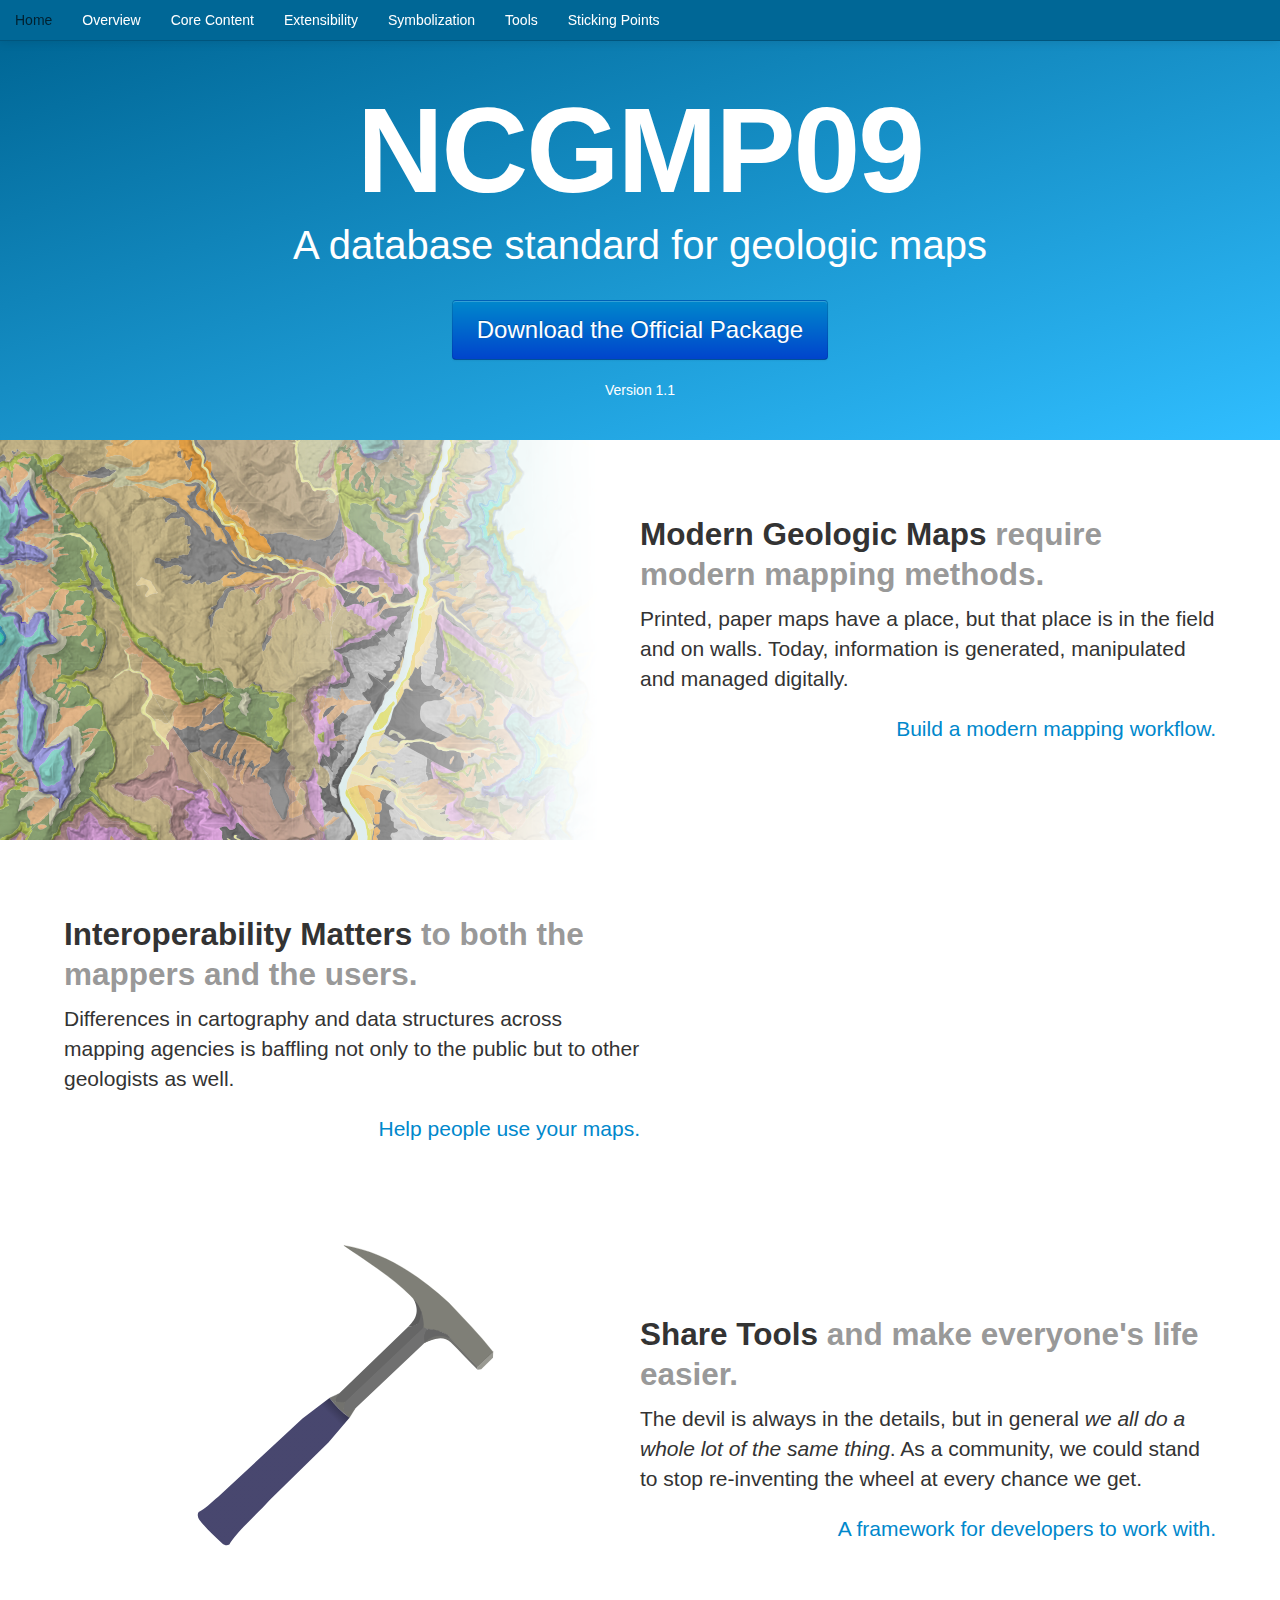
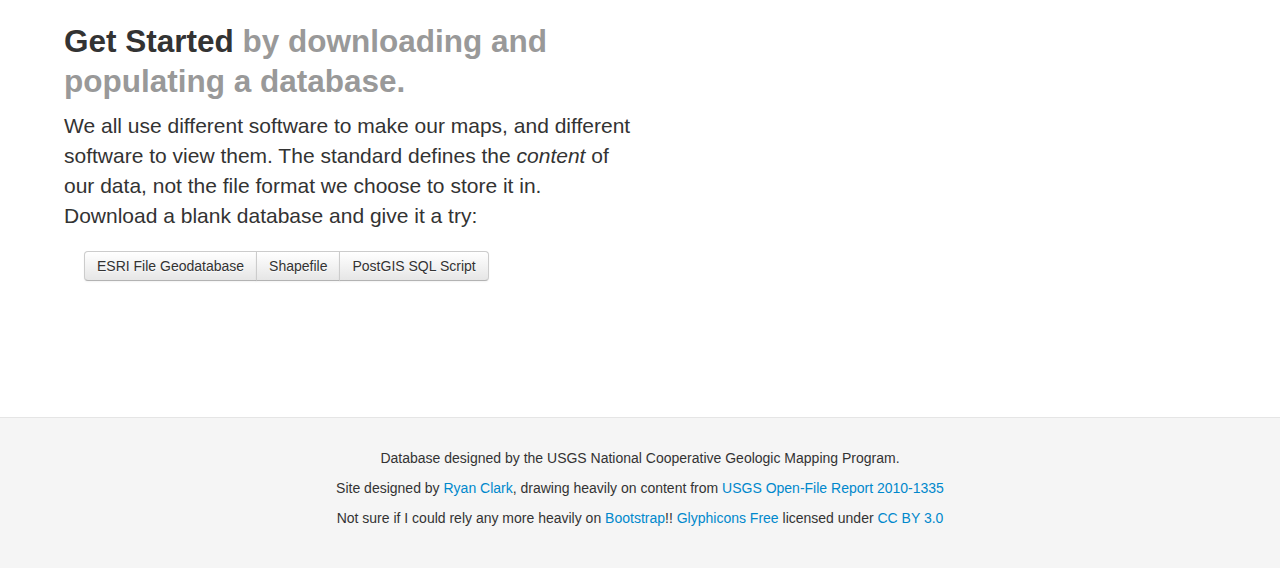
<file: index.html>
<!DOCTYPE html>
<html lang="en">
  <head>
    <meta name="viewport" content="width=device-width, initial-scale=1.0">
    <link rel="stylesheet" media="screen" href="css/ncgmp.css">
  </head>
  <body data-spy="scroll" data-target=".ncgmp-docs-sidebar">
    <!-- Navbar-->
    <div class="navbar navbar-inverse navbar-fixed-top">
      <div id="top-nav" class="navbar-inner">
        <div class="container"></div>
        <!-- Collapsed menu-->
        <button type="button" data-toggle="collapse" data-target=".nav-collapse" class="btn btn-navbar"><span class="icon-bar"></span><span class="icon-bar"></span><span class="icon-bar"></span></button>
        <div class="nav-collapse collapse">
          <ul class="nav">
            <li><a href="./">Home</a></li>
            <li><a href="./overview.html">Overview</a></li>
            <li><a href="./core-content.html">Core Content</a></li>
            <li><a href="./extensibility.html">Extensibility</a></li>
            <li><a href="./symbolization.html">Symbolization</a></li>
            <li><a href="./tools.html">Tools</a></li>
            <li><a href="./sticking-points.html">Sticking Points</a></li>
          </ul>
        </div>
      </div>
    </div>
    <!-- Sub-Header-->
    <header class="jumbotron masthead">
      <div class="container">
        <h1>NCGMP09</h1>
        <p>A database standard for geologic maps</p><a href="http://ngmdb.usgs.gov/Info/standards/NCGMP09" class="btn btn-primary">Download the Official Package</a>
        <div class="muted">Version 1.1</div>
      </div>
    </header>
    <div class="row-fluid">
      <div class="featurette"><i class="geomap featurette-image pull-left"></i>
        <div class="featurette-text featurette-text-right">
          <h2 class="featurette-heading">Modern Geologic Maps<span class="muted"> require modern mapping methods.</span></h2>
          <p class="lead">
            Printed, paper maps have a place, but that place is in the field and on walls. Today, information
             is generated, manipulated and managed digitally.
          </p>
          <p class="lead pull-right"><a href="overview.html">Build a modern mapping workflow.</a></p>
        </div>
      </div>
    </div>
    <div class="row-fluid">
      <div class="featurette"><i class="featurette-image pull-right"></i>
        <div class="featurette-text featurette-text-left">
          <h2 class="featurette-heading">Interoperability Matters<span class="muted"> to both the mappers and the users.</span></h2>
          <p class="lead">
            Differences in cartography and data structures across mapping agencies is baffling not only to
             the public but to other geologists as well.
          </p>
          <p class="lead pull-right"><a href="core-content.html">Help people use your maps.</a></p>
        </div>
      </div>
    </div>
    <div class="row-fluid">
      <div class="featurette"><i class="rock-hammer featurette-image pull-left"></i>
        <div class="featurette-text featurette-text-right">
          <h2 class="featurette-heading">Share Tools<span class="muted"> and make everyone's life easier.</span></h2>
          <p class="lead">
            The devil is always in the details, but in general <em>we all do a whole lot of the same thing</em>.
             As a community, we could stand to stop re-inventing the wheel at every chance we get.
          </p>
          <p class="lead pull-right"><a href="tools.html">A framework for developers to work with.</a></p>
        </div>
      </div>
    </div>
    <div class="row-fluid">
      <div class="featurette"><i class="featurette-image pull-right"></i>
        <div class="featurette-text featurette-text-left">
          <h2 class="featurette-heading">Get Started<span class="muted"> by downloading and populating a database.</span></h2>
          <p class="lead">
            We all use different software to make our maps, and different software to view them. The standard
             defines the <em>content</em> of our data, not the file format we choose to store it in. Download
             a blank database and give it a try:
          </p>
          <div class="btn-group"><a href="#" class="btn">ESRI File Geodatabase</a><a href="#" class="btn">Shapefile</a><a href="#" class="btn">PostGIS SQL Script</a></div>
        </div>
      </div>
    </div>
    <!-- Footer-->
    <footer class="footer">
      <div class="container">
        <p>Database designed by the USGS National Cooperative Geologic Mapping Program.</p>
        <p>Site designed by&nbsp;<a href="mailto:ryan.clark.j@gmail.com">Ryan Clark</a><span>, drawing heavily on content from&nbsp;</span><a href="http://pubs.usgs.gov/of/2010/1335">USGS Open-File Report 2010-1335</a><span></span></p>
        <p>Not sure if I could rely any more heavily on&nbsp;<a href="http://twitter.github.io/bootstrap/index.html">Bootstrap</a><span>!!&nbsp;</span><a href="http://glyphicons.com">Glyphicons Free</a><span>&nbsp;licensed under&nbsp;</span><a href="http://creativecommons.org/licenses/by/3.0/">CC BY 3.0</a><span></span></p>
      </div>
    </footer>
    <!-- Scripts-->
    <script src="components/jquery/jquery.min.js"></script>
    <script src="components/bootstrap/js/bootstrap-scrollspy.js"></script>
    <script src="components/bootstrap/js/bootstrap-collapse.js"></script>
    <script src="components/bootstrap/js/bootstrap-affix.js"></script>
    <script>
      $('.ncgmp-docs-sidenav').affix({
          offset: {
            top: 190, bottom: 10
          }
      });
    </script>
  </body>
</html>
</file>
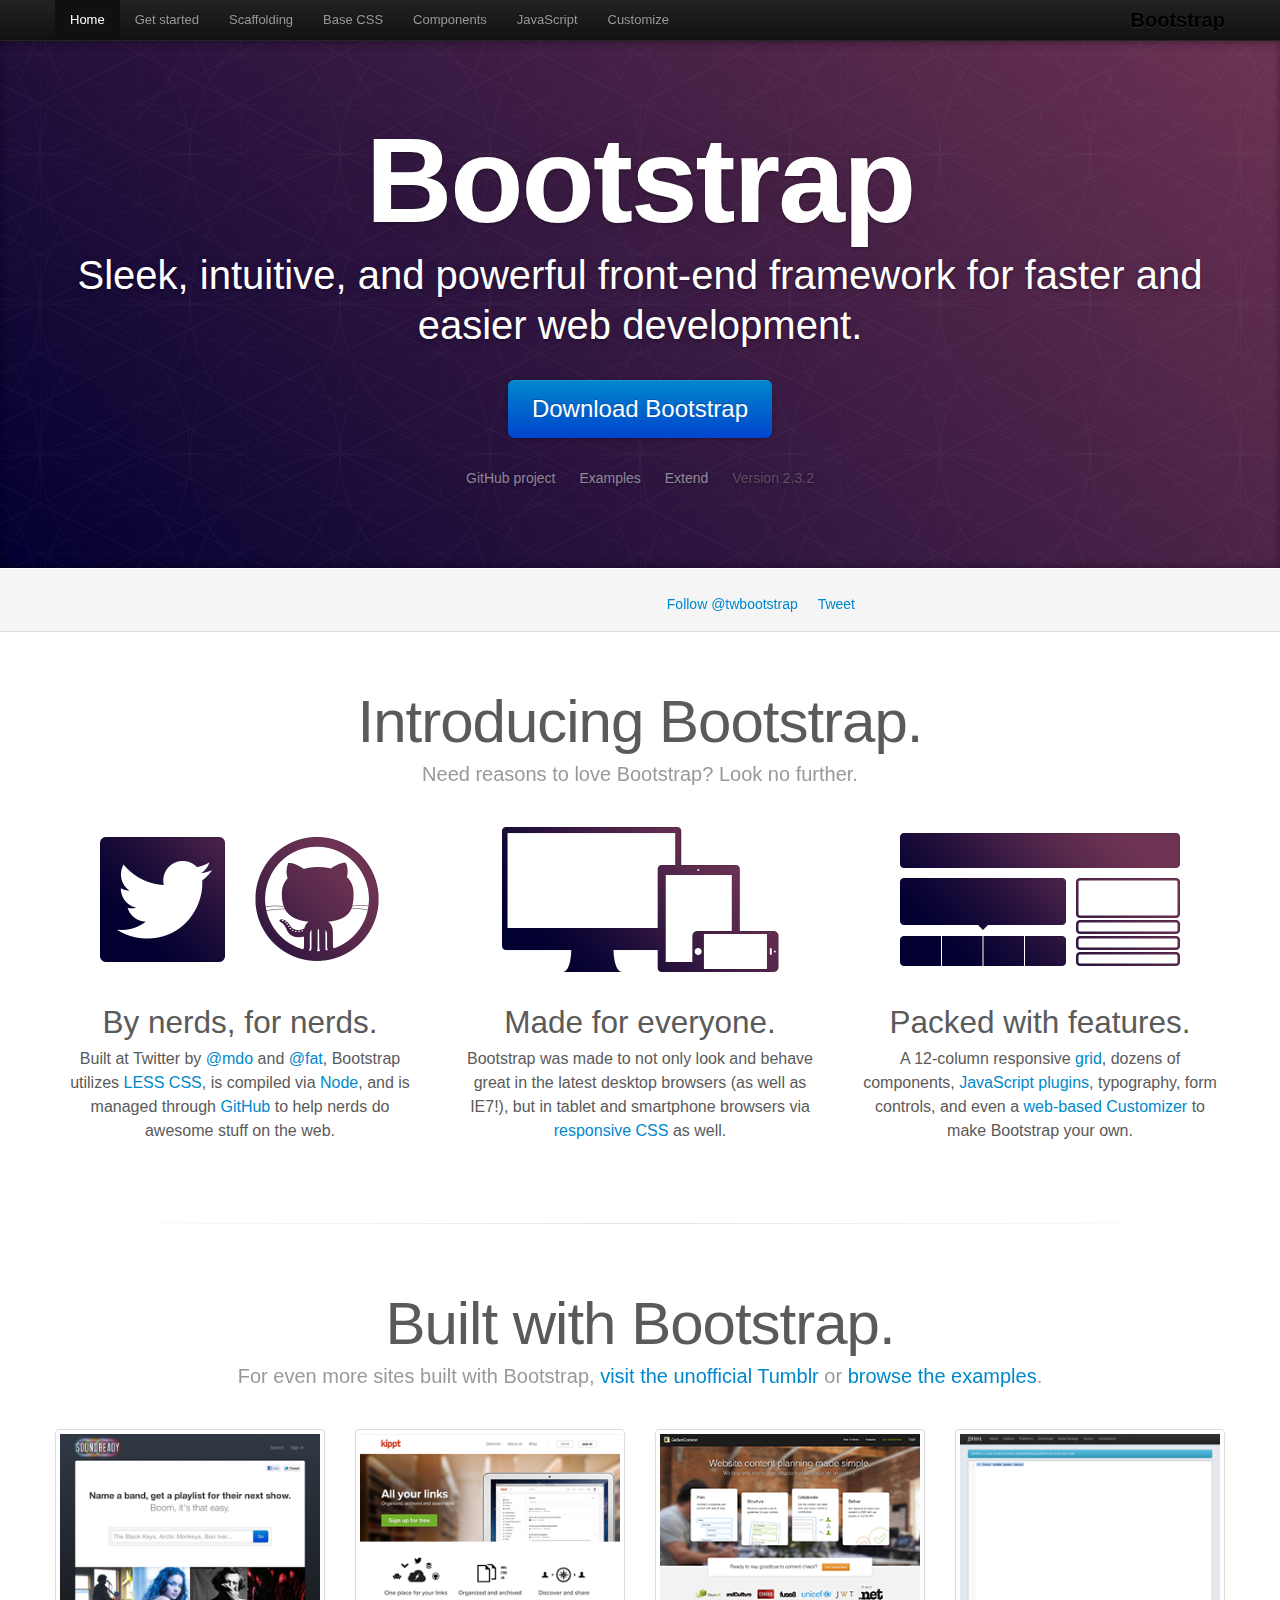
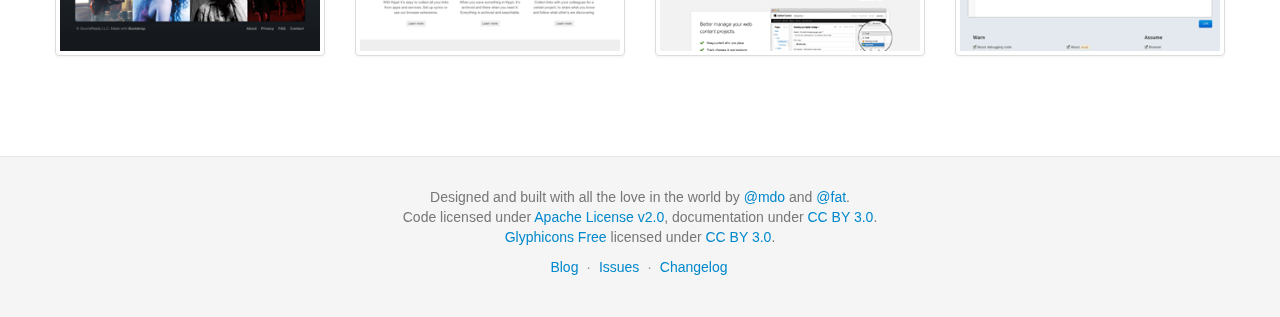
<file: components/bootstrap/docs/index.html>
<!DOCTYPE html>
<html lang="en">
  <head>
    <meta charset="utf-8">
    <title>Bootstrap</title>
    <meta name="viewport" content="width=device-width, initial-scale=1.0">
    <meta name="description" content="">
    <meta name="author" content="">

    <!-- Le styles -->
    <link href="assets/css/bootstrap.css" rel="stylesheet">
    <link href="assets/css/bootstrap-responsive.css" rel="stylesheet">
    <link href="assets/css/docs.css" rel="stylesheet">
    <link href="assets/js/google-code-prettify/prettify.css" rel="stylesheet">

    <!-- Le HTML5 shim, for IE6-8 support of HTML5 elements -->
    <!--[if lt IE 9]>
      <script src="assets/js/html5shiv.js"></script>
    <![endif]-->

    <!-- Le fav and touch icons -->
    <link rel="apple-touch-icon-precomposed" sizes="144x144" href="assets/ico/apple-touch-icon-144-precomposed.png">
    <link rel="apple-touch-icon-precomposed" sizes="114x114" href="assets/ico/apple-touch-icon-114-precomposed.png">
      <link rel="apple-touch-icon-precomposed" sizes="72x72" href="assets/ico/apple-touch-icon-72-precomposed.png">
                    <link rel="apple-touch-icon-precomposed" href="assets/ico/apple-touch-icon-57-precomposed.png">
                                   <link rel="shortcut icon" href="assets/ico/favicon.png">

    <script type="text/javascript">
      var _gaq = _gaq || [];
      _gaq.push(['_setAccount', 'UA-146052-10']);
      _gaq.push(['_trackPageview']);
      (function() {
        var ga = document.createElement('script'); ga.type = 'text/javascript'; ga.async = true;
        ga.src = ('https:' == document.location.protocol ? 'https://ssl' : 'http://www') + '.google-analytics.com/ga.js';
        var s = document.getElementsByTagName('script')[0]; s.parentNode.insertBefore(ga, s);
      })();
    </script>
  </head>

  <body data-spy="scroll" data-target=".bs-docs-sidebar">

    <!-- Navbar
    ================================================== -->
    <div class="navbar navbar-inverse navbar-fixed-top">
      <div class="navbar-inner">
        <div class="container">
          <button type="button" class="btn btn-navbar" data-toggle="collapse" data-target=".nav-collapse">
            <span class="icon-bar"></span>
            <span class="icon-bar"></span>
            <span class="icon-bar"></span>
          </button>
          <a class="brand" href="./index.html">Bootstrap</a>
          <div class="nav-collapse collapse">
            <ul class="nav">
              <li class="active">
                <a href="./index.html">Home</a>
              </li>
              <li class="">
                <a href="./getting-started.html">Get started</a>
              </li>
              <li class="">
                <a href="./scaffolding.html">Scaffolding</a>
              </li>
              <li class="">
                <a href="./base-css.html">Base CSS</a>
              </li>
              <li class="">
                <a href="./components.html">Components</a>
              </li>
              <li class="">
                <a href="./javascript.html">JavaScript</a>
              </li>
              <li class="">
                <a href="./customize.html">Customize</a>
              </li>
            </ul>
          </div>
        </div>
      </div>
    </div>

<div class="jumbotron masthead">
  <div class="container">
    <h1>Bootstrap</h1>
    <p>Sleek, intuitive, and powerful front-end framework for faster and easier web development.</p>
    <p>
      <a href="assets/bootstrap.zip" class="btn btn-primary btn-large" onclick="_gaq.push(['_trackEvent', 'Jumbotron actions', 'Download', 'Download 2.3.2']);">Download Bootstrap</a>
    </p>
    <ul class="masthead-links">
      <li>
        <a href="http://github.com/twitter/bootstrap" onclick="_gaq.push(['_trackEvent', 'Jumbotron actions', 'Jumbotron links', 'GitHub project']);">GitHub project</a>
      </li>
      <li>
        <a href="./getting-started.html#examples" onclick="_gaq.push(['_trackEvent', 'Jumbotron actions', 'Jumbotron links', 'Examples']);">Examples</a>
      </li>
      <li>
        <a href="./extend.html" onclick="_gaq.push(['_trackEvent', 'Jumbotron actions', 'Jumbotron links', 'Extend']);">Extend</a>
      </li>
      <li>
        Version 2.3.2
      </li>
    </ul>
  </div>
</div>

<div class="bs-docs-social">
  <div class="container">
    <ul class="bs-docs-social-buttons">
      <li>
        <iframe class="github-btn" src="http://ghbtns.com/github-btn.html?user=twitter&repo=bootstrap&type=watch&count=true" allowtransparency="true" frameborder="0" scrolling="0" width="100px" height="20px"></iframe>
      </li>
      <li>
        <iframe class="github-btn" src="http://ghbtns.com/github-btn.html?user=twitter&repo=bootstrap&type=fork&count=true" allowtransparency="true" frameborder="0" scrolling="0" width="102px" height="20px"></iframe>
      </li>
      <li class="follow-btn">
        <a href="https://twitter.com/twbootstrap" class="twitter-follow-button" data-link-color="#0069D6" data-show-count="true">Follow @twbootstrap</a>
      </li>
      <li class="tweet-btn">
        <a href="https://twitter.com/share" class="twitter-share-button" data-url="http://twitter.github.com/bootstrap/" data-count="horizontal" data-via="twbootstrap" data-related="mdo:Creator of Twitter Bootstrap">Tweet</a>
      </li>
    </ul>
  </div>
</div>

<div class="container">

  <div class="marketing">

    <h1>Introducing Bootstrap.</h1>
    <p class="marketing-byline">Need reasons to love Bootstrap? Look no further.</p>

    <div class="row-fluid">
      <div class="span4">
        <img class="marketing-img" src="assets/img/bs-docs-twitter-github.png">
        <h2>By nerds, for nerds.</h2>
        <p>Built at Twitter by <a href="http://twitter.com/mdo">@mdo</a> and <a href="http://twitter.com/fat">@fat</a>, Bootstrap utilizes <a href="http://lesscss.org">LESS CSS</a>, is compiled via <a href="http://nodejs.org">Node</a>, and is managed through <a href="http://github.com">GitHub</a> to help nerds do awesome stuff on the web.</p>
      </div>
      <div class="span4">
        <img class="marketing-img" src="assets/img/bs-docs-responsive-illustrations.png">
        <h2>Made for everyone.</h2>
        <p>Bootstrap was made to not only look and behave great in the latest desktop browsers (as well as IE7!), but in tablet and smartphone browsers via <a href="./scaffolding.html#responsive">responsive CSS</a> as well.</p>
      </div>
      <div class="span4">
        <img class="marketing-img" src="assets/img/bs-docs-bootstrap-features.png">
        <h2>Packed with features.</h2>
        <p>A 12-column responsive <a href="./scaffolding.html#gridSystem">grid</a>, dozens of components, <a href="./javascript.html">JavaScript plugins</a>, typography, form controls, and even a <a href="./customize.html">web-based Customizer</a> to make Bootstrap your own.</p>
      </div>
    </div>

    <hr class="soften">

    <h1>Built with Bootstrap.</h1>
    <p class="marketing-byline">For even more sites built with Bootstrap, <a href="http://builtwithbootstrap.tumblr.com/" target="_blank">visit the unofficial Tumblr</a> or <a href="./getting-started.html#examples">browse the examples</a>.</p>
    <div class="row-fluid">
      <ul class="thumbnails example-sites">
        <li class="span3">
          <a class="thumbnail" href="http://soundready.fm/" target="_blank">
            <img src="assets/img/example-sites/soundready.png" alt="SoundReady.fm">
          </a>
        </li>
        <li class="span3">
          <a class="thumbnail" href="http://kippt.com/" target="_blank">
            <img src="assets/img/example-sites/kippt.png" alt="Kippt">
          </a>
        </li>
        <li class="span3">
          <a class="thumbnail" href="http://www.gathercontent.com/" target="_blank">
            <img src="assets/img/example-sites/gathercontent.png" alt="Gather Content">
          </a>
        </li>
        <li class="span3">
          <a class="thumbnail" href="http://www.jshint.com/" target="_blank">
            <img src="assets/img/example-sites/jshint.png" alt="JS Hint">
          </a>
        </li>
      </ul>
     </div>

  </div>

</div>



    <!-- Footer
    ================================================== -->
    <footer class="footer">
      <div class="container">
        <p>Designed and built with all the love in the world by <a href="http://twitter.com/mdo" target="_blank">@mdo</a> and <a href="http://twitter.com/fat" target="_blank">@fat</a>.</p>
        <p>Code licensed under <a href="http://www.apache.org/licenses/LICENSE-2.0" target="_blank">Apache License v2.0</a>, documentation under <a href="http://creativecommons.org/licenses/by/3.0/">CC BY 3.0</a>.</p>
        <p><a href="http://glyphicons.com">Glyphicons Free</a> licensed under <a href="http://creativecommons.org/licenses/by/3.0/">CC BY 3.0</a>.</p>
        <ul class="footer-links">
          <li><a href="http://blog.getbootstrap.com">Blog</a></li>
          <li class="muted">&middot;</li>
          <li><a href="https://github.com/twitter/bootstrap/issues?state=open">Issues</a></li>
          <li class="muted">&middot;</li>
          <li><a href="https://github.com/twitter/bootstrap/blob/master/CHANGELOG.md">Changelog</a></li>
        </ul>
      </div>
    </footer>



    <!-- Le javascript
    ================================================== -->
    <!-- Placed at the end of the document so the pages load faster -->
    <script type="text/javascript" src="http://platform.twitter.com/widgets.js"></script>
    <script src="assets/js/jquery.js"></script>
    <script src="assets/js/bootstrap-transition.js"></script>
    <script src="assets/js/bootstrap-alert.js"></script>
    <script src="assets/js/bootstrap-modal.js"></script>
    <script src="assets/js/bootstrap-dropdown.js"></script>
    <script src="assets/js/bootstrap-scrollspy.js"></script>
    <script src="assets/js/bootstrap-tab.js"></script>
    <script src="assets/js/bootstrap-tooltip.js"></script>
    <script src="assets/js/bootstrap-popover.js"></script>
    <script src="assets/js/bootstrap-button.js"></script>
    <script src="assets/js/bootstrap-collapse.js"></script>
    <script src="assets/js/bootstrap-carousel.js"></script>
    <script src="assets/js/bootstrap-typeahead.js"></script>
    <script src="assets/js/bootstrap-affix.js"></script>

    <script src="assets/js/holder/holder.js"></script>
    <script src="assets/js/google-code-prettify/prettify.js"></script>

    <script src="assets/js/application.js"></script>


    <!-- Analytics
    ================================================== -->
    <script>
      var _gauges = _gauges || [];
      (function() {
        var t   = document.createElement('script');
        t.type  = 'text/javascript';
        t.async = true;
        t.id    = 'gauges-tracker';
        t.setAttribute('data-site-id', '4f0dc9fef5a1f55508000013');
        t.src = '//secure.gaug.es/track.js';
        var s = document.getElementsByTagName('script')[0];
        s.parentNode.insertBefore(t, s);
      })();
    </script>

  </body>
</html>
</file>
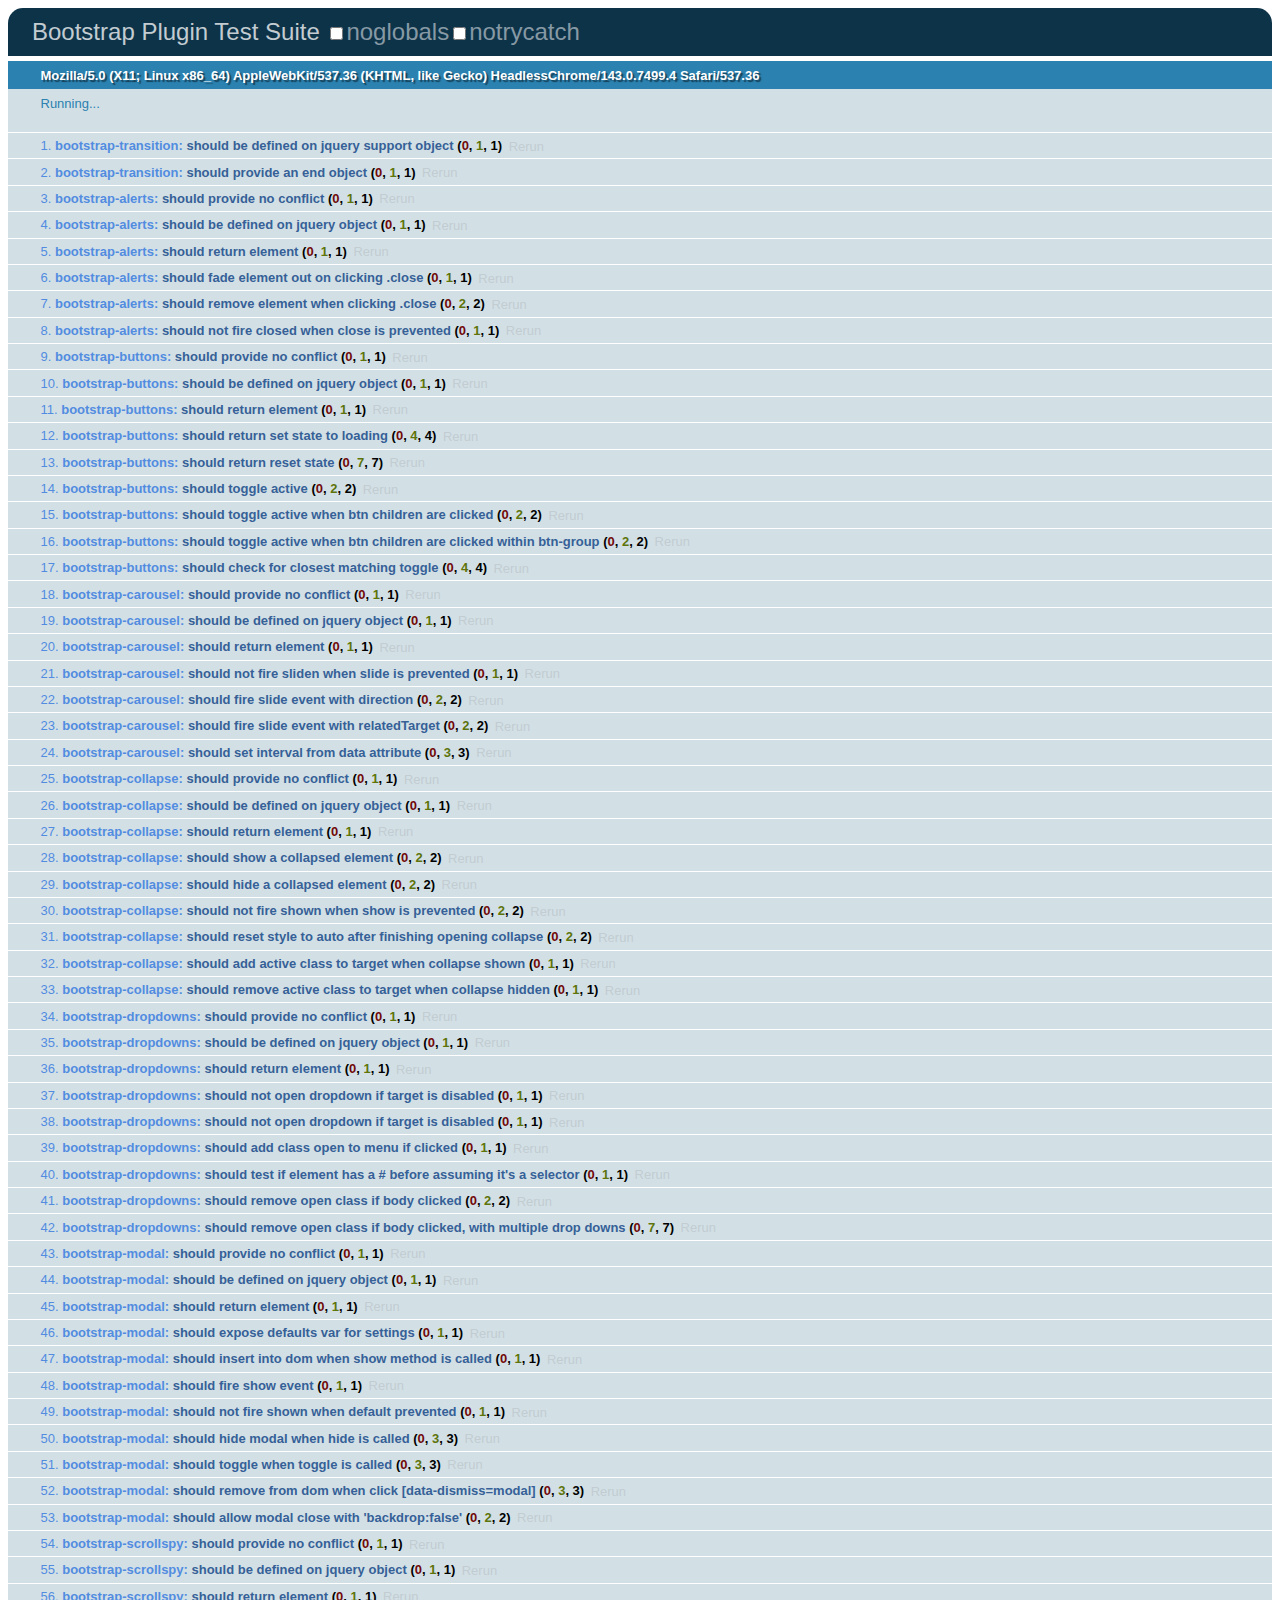
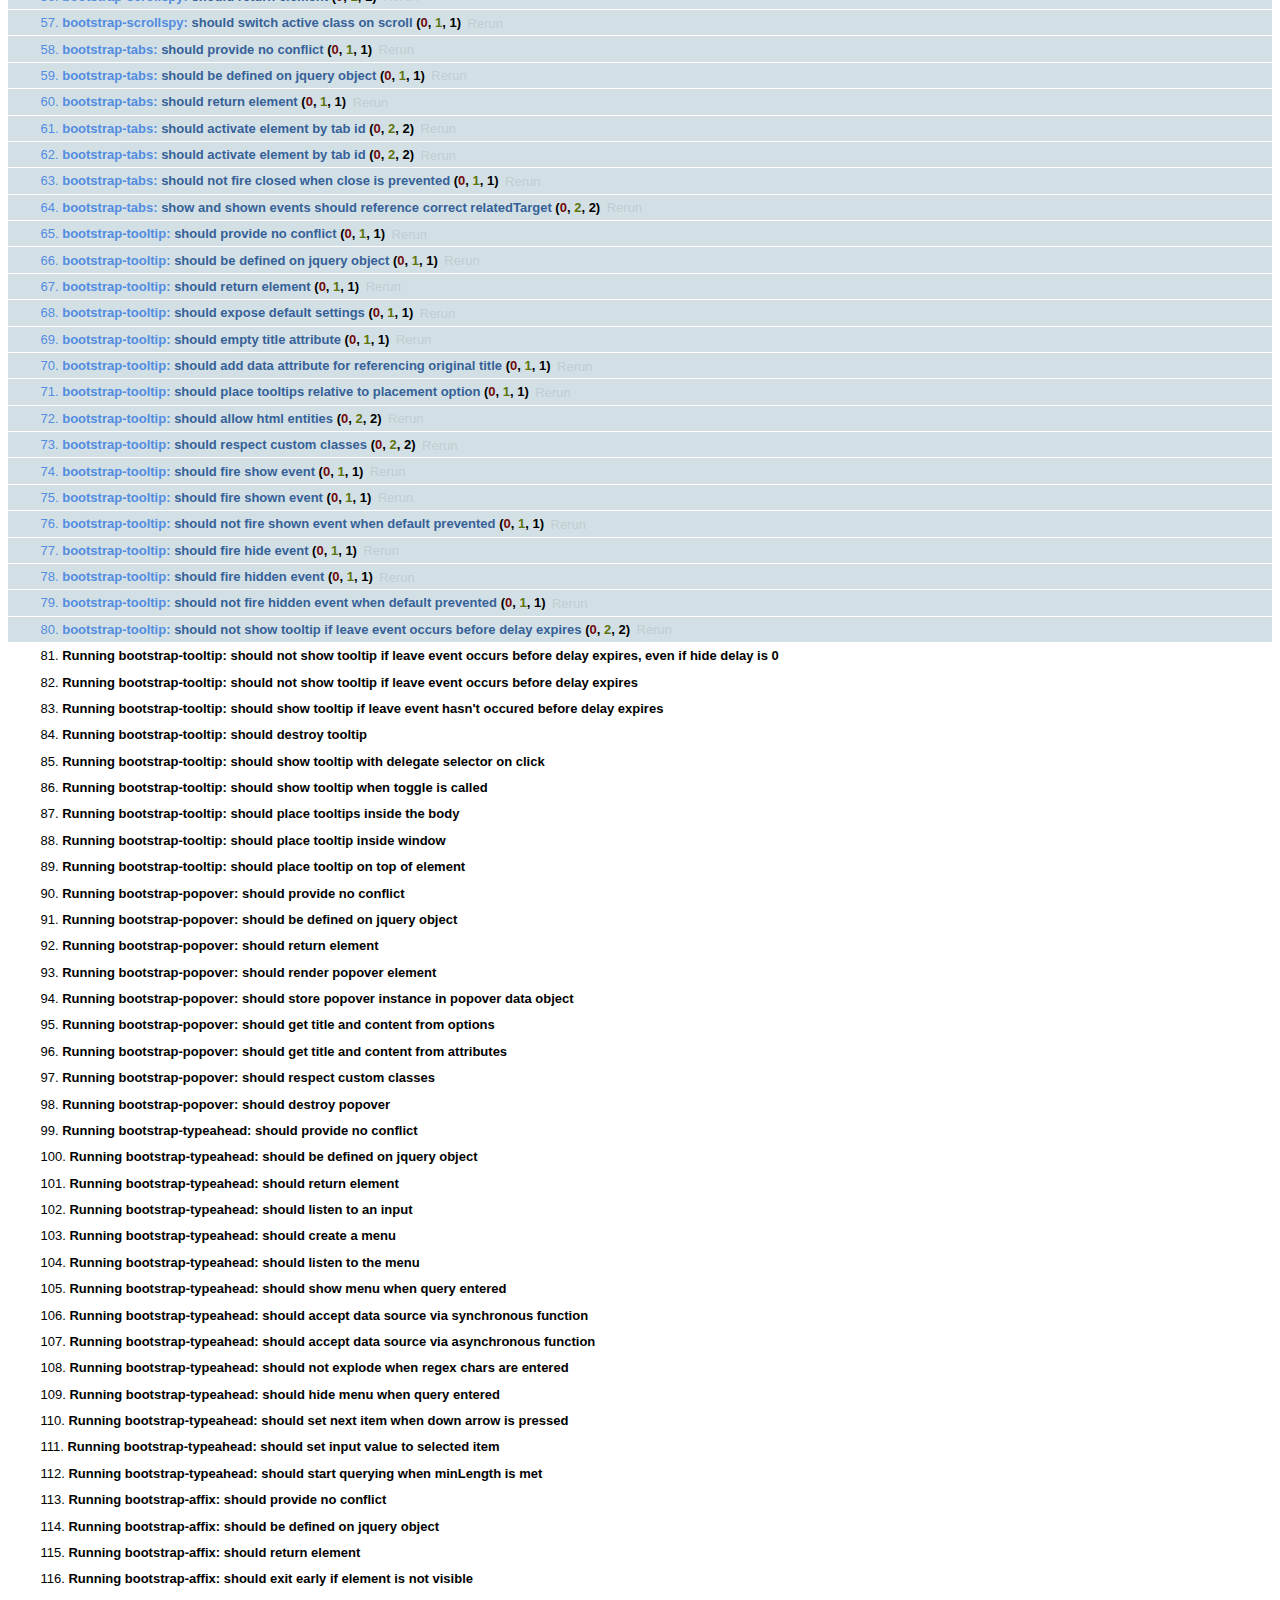
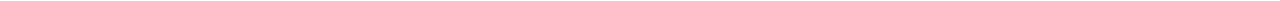
<file: components/bootstrap/js/tests/index.html>
<!DOCTYPE HTML>
<html>
<head>
  <title>Bootstrap Plugin Test Suite</title>

  <!-- jquery -->
  <!--<script src="http://code.jquery.com/jquery-1.7.min.js"></script>-->
  <script src="vendor/jquery.js"></script>

  <!-- qunit -->
  <link rel="stylesheet" href="vendor/qunit.css" type="text/css" media="screen" />
  <script src="vendor/qunit.js"></script>

  <!-- phantomjs logging script-->
  <script src="unit/bootstrap-phantom.js"></script>

  <!--  plugin sources -->
  <script src="../../js/bootstrap-transition.js"></script>
  <script src="../../js/bootstrap-alert.js"></script>
  <script src="../../js/bootstrap-button.js"></script>
  <script src="../../js/bootstrap-carousel.js"></script>
  <script src="../../js/bootstrap-collapse.js"></script>
  <script src="../../js/bootstrap-dropdown.js"></script>
  <script src="../../js/bootstrap-modal.js"></script>
  <script src="../../js/bootstrap-scrollspy.js"></script>
  <script src="../../js/bootstrap-tab.js"></script>
  <script src="../../js/bootstrap-tooltip.js"></script>
  <script src="../../js/bootstrap-popover.js"></script>
  <script src="../../js/bootstrap-typeahead.js"></script>
  <script src="../../js/bootstrap-affix.js"></script>

  <!-- unit tests -->
  <script src="unit/bootstrap-transition.js"></script>
  <script src="unit/bootstrap-alert.js"></script>
  <script src="unit/bootstrap-button.js"></script>
  <script src="unit/bootstrap-carousel.js"></script>
  <script src="unit/bootstrap-collapse.js"></script>
  <script src="unit/bootstrap-dropdown.js"></script>
  <script src="unit/bootstrap-modal.js"></script>
  <script src="unit/bootstrap-scrollspy.js"></script>
  <script src="unit/bootstrap-tab.js"></script>
  <script src="unit/bootstrap-tooltip.js"></script>
  <script src="unit/bootstrap-popover.js"></script>
  <script src="unit/bootstrap-typeahead.js"></script>
  <script src="unit/bootstrap-affix.js"></script>
</head>
<body>
  <div>
    <h1 id="qunit-header">Bootstrap Plugin Test Suite</h1>
    <h2 id="qunit-banner"></h2>
    <h2 id="qunit-userAgent"></h2>
    <ol id="qunit-tests"></ol>
    <div id="qunit-fixture"></div>
  </div>
</body>
</html>
</file>
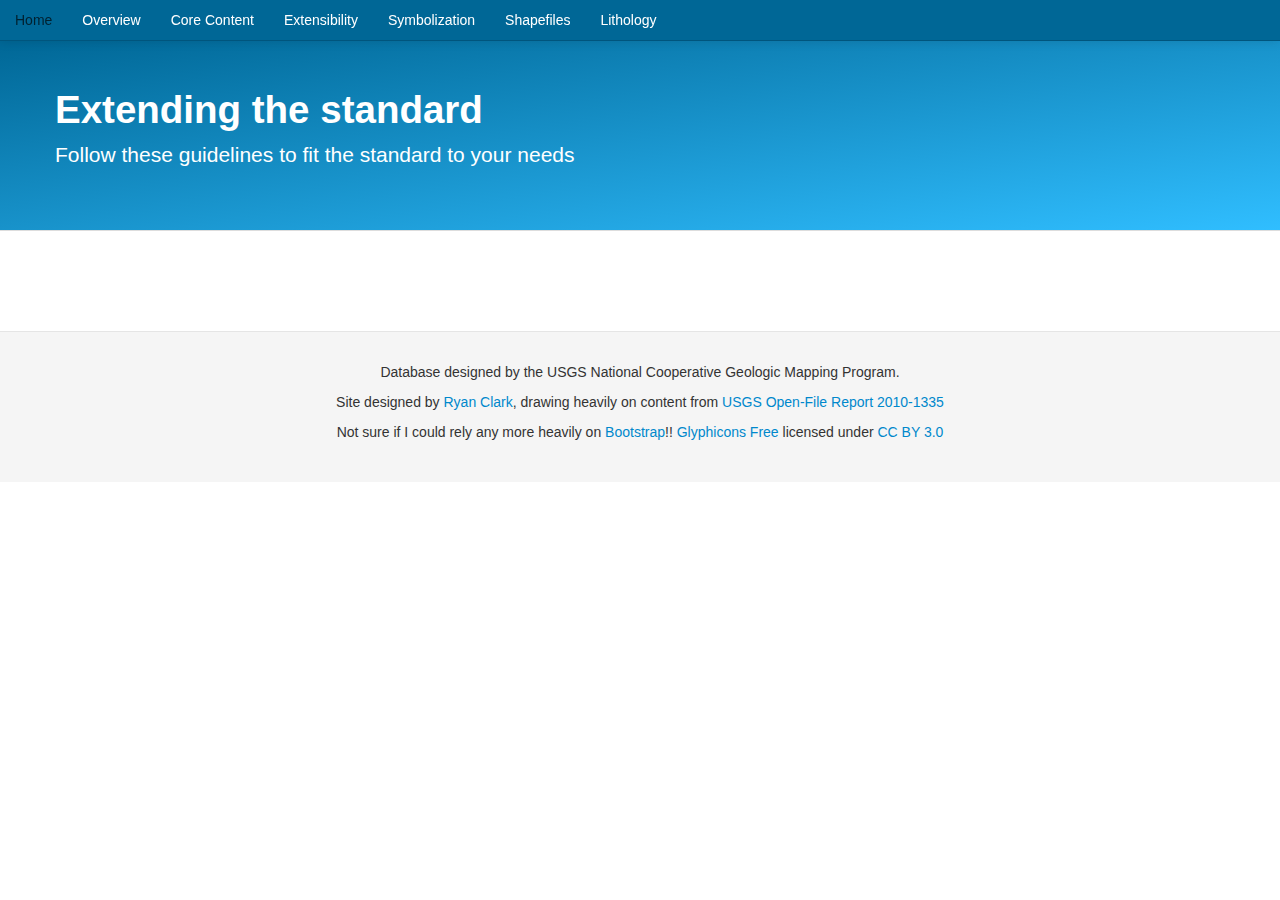
<file: as-needed.html>
<!DOCTYPE html>
<html lang="en">
  <head>
    <meta name="viewport" content="width=device-width, initial-scale=1.0">
    <link rel="stylesheet" media="screen" href="css/ncgmp.css">
  </head>
  <body data-spy="scroll" data-target=".ncgmp-docs-sidebar">
    <!-- Navbar-->
    <div class="navbar navbar-inverse navbar-fixed-top">
      <div id="top-nav" class="navbar-inner">
        <div class="container"></div>
        <!-- Collapsed menu-->
        <button type="button" data-toggle="collapse" data-target=".nav-collapse" class="btn btn-navbar"><span class="icon-bar"></span><span class="icon-bar"></span><span class="icon-bar"></span></button>
        <div class="nav-collapse collapse">
          <ul class="nav">
            <li><a href="./home.html">Home</a></li>
            <li><a href="./overview.html">Overview</a></li>
            <li><a href="./required.html">Core Content</a></li>
            <li><a href="./as-needed.html">Extensibility</a></li>
            <li><a href="./symbolization.html">Symbolization</a></li>
            <li><a href="./shapefiles.html">Shapefiles</a></li>
            <li><a href="./lithology.html">Lithology</a></li>
          </ul>
        </div>
      </div>
    </div>
    <!-- Sub-Header-->
    <header class="jumbotron subhead">
      <div class="container">
        <h1><span>Extending the standard</span></h1>
        <p class="lead"><span>Follow these guidelines to fit the standard to your needs</span></p>
      </div>
    </header>
    <div class="container">
      <div class="row">
        <!-- Sidebar-->
        <div class="span3">
          <div class="ncgmp-docs-sidebar">
            <ul class="nav nav-tabs nav-stacked ncgmp-docs-sidenav">
            </ul>
          </div>
        </div>
        <!-- Main-->
        <div class="span9">
        </div>
      </div>
    </div>
    <!-- Footer-->
    <footer class="footer">
      <div class="container">
        <p>Database designed by the USGS National Cooperative Geologic Mapping Program.</p>
        <p>Site designed by&nbsp;<a href="mailto:ryan.clark.j@gmail.com">Ryan Clark</a><span>, drawing heavily on content from&nbsp;</span><a href="http://pubs.usgs.gov/of/2010/1335">USGS Open-File Report 2010-1335</a><span></span></p>
        <p>Not sure if I could rely any more heavily on&nbsp;<a href="http://twitter.github.io/bootstrap/index.html">Bootstrap</a><span>!!&nbsp;</span><a href="http://glyphicons.com">Glyphicons Free</a><span>&nbsp;licensed under&nbsp;</span><a href="http://creativecommons.org/licenses/by/3.0/">CC BY 3.0</a><span></span></p>
      </div>
    </footer>
    <!-- Scripts-->
    <script src="components/jquery/jquery.min.js"></script>
    <script src="components/bootstrap/js/bootstrap-scrollspy.js"></script>
    <script src="components/bootstrap/js/bootstrap-collapse.js"></script>
    <script src="components/bootstrap/js/bootstrap-affix.js"></script>
    <script>
      $('.ncgmp-docs-sidenav').affix({
          offset: {
            top: 190, bottom: 10
          }
      });
    </script>
  </body>
</html>
</file>
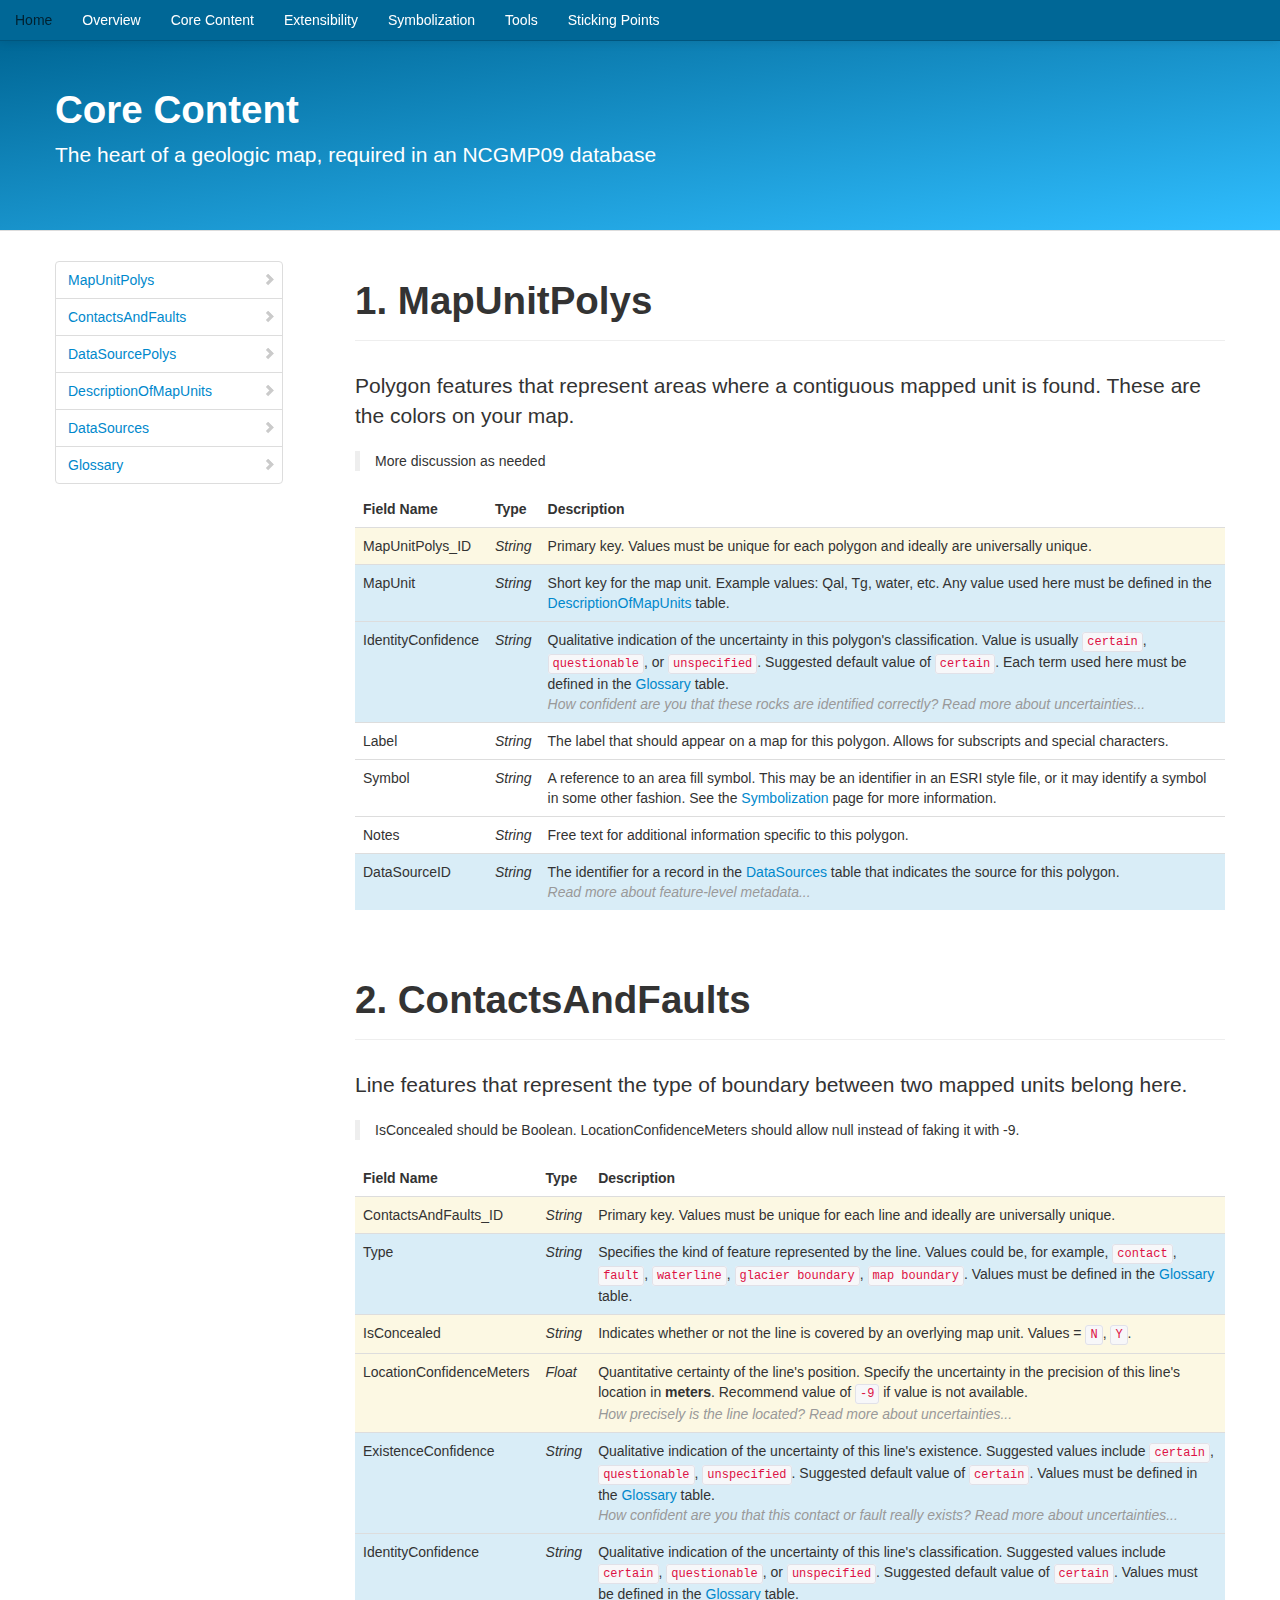
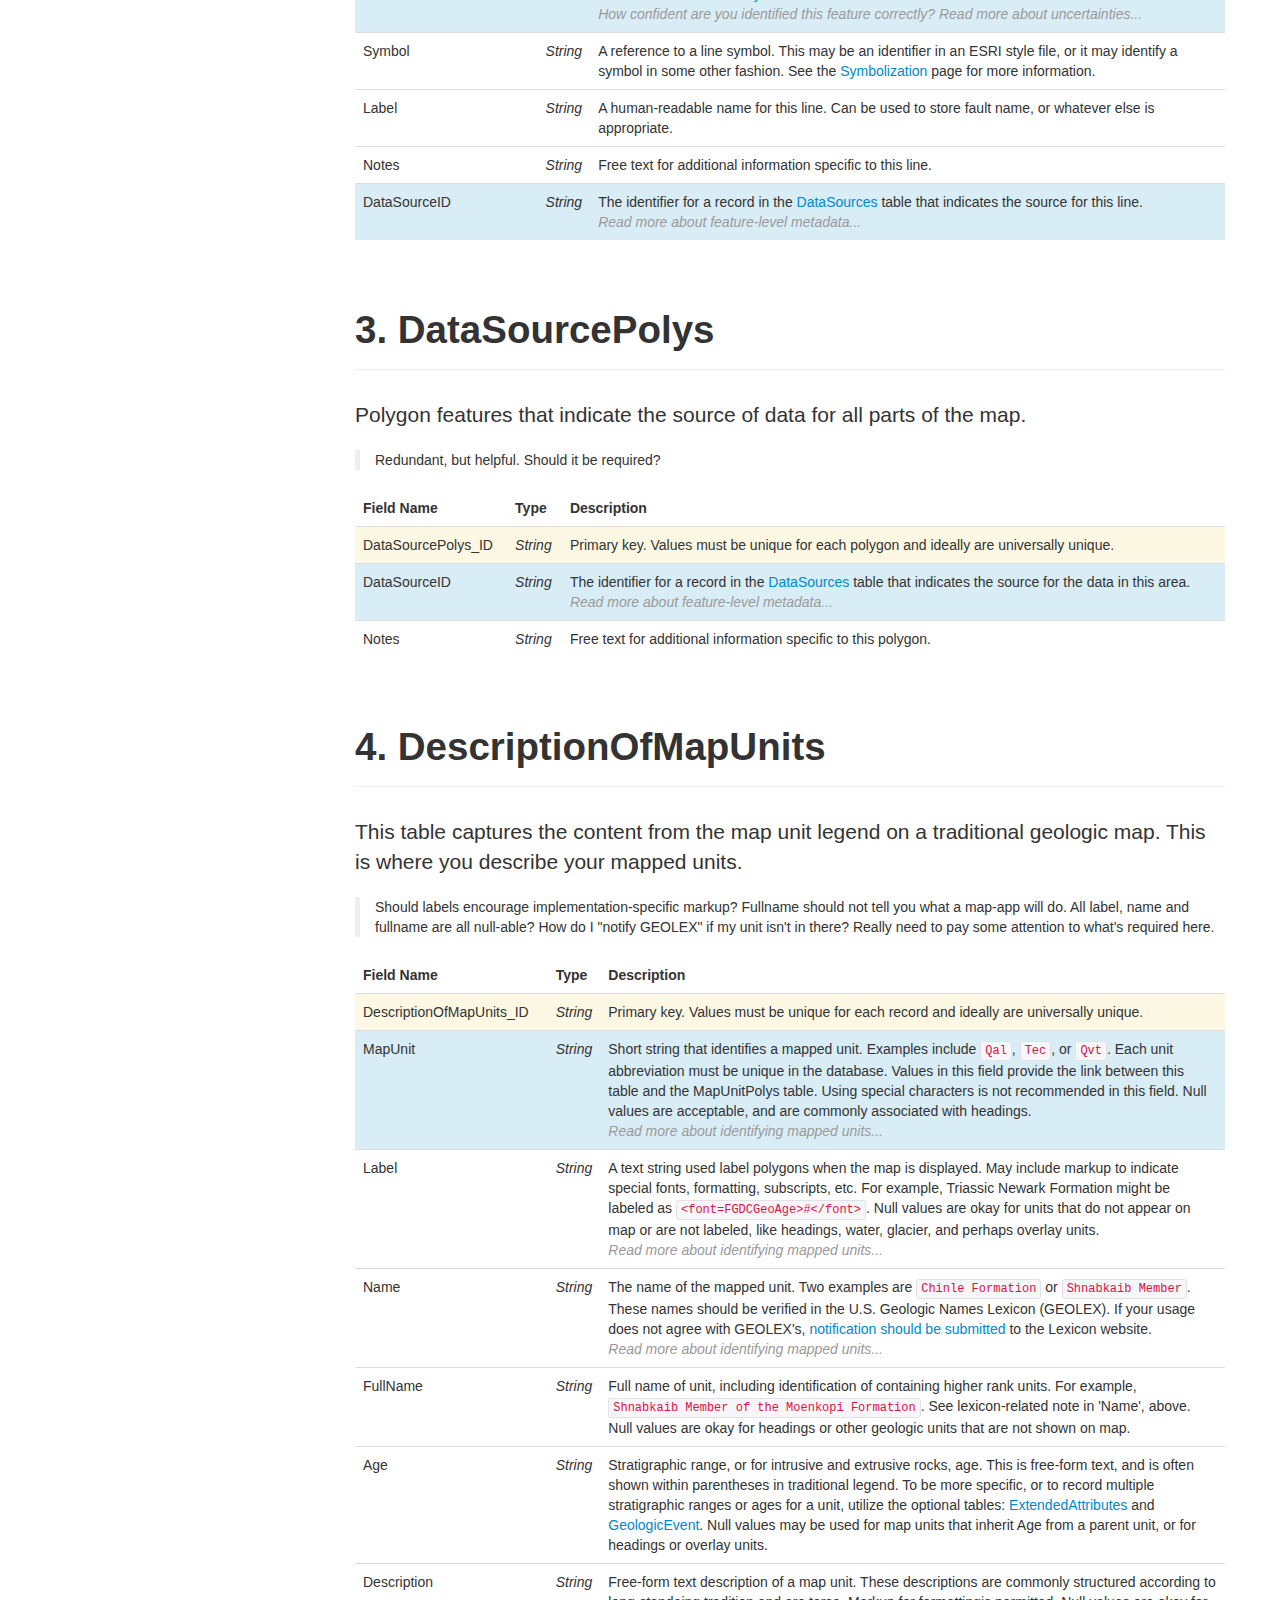
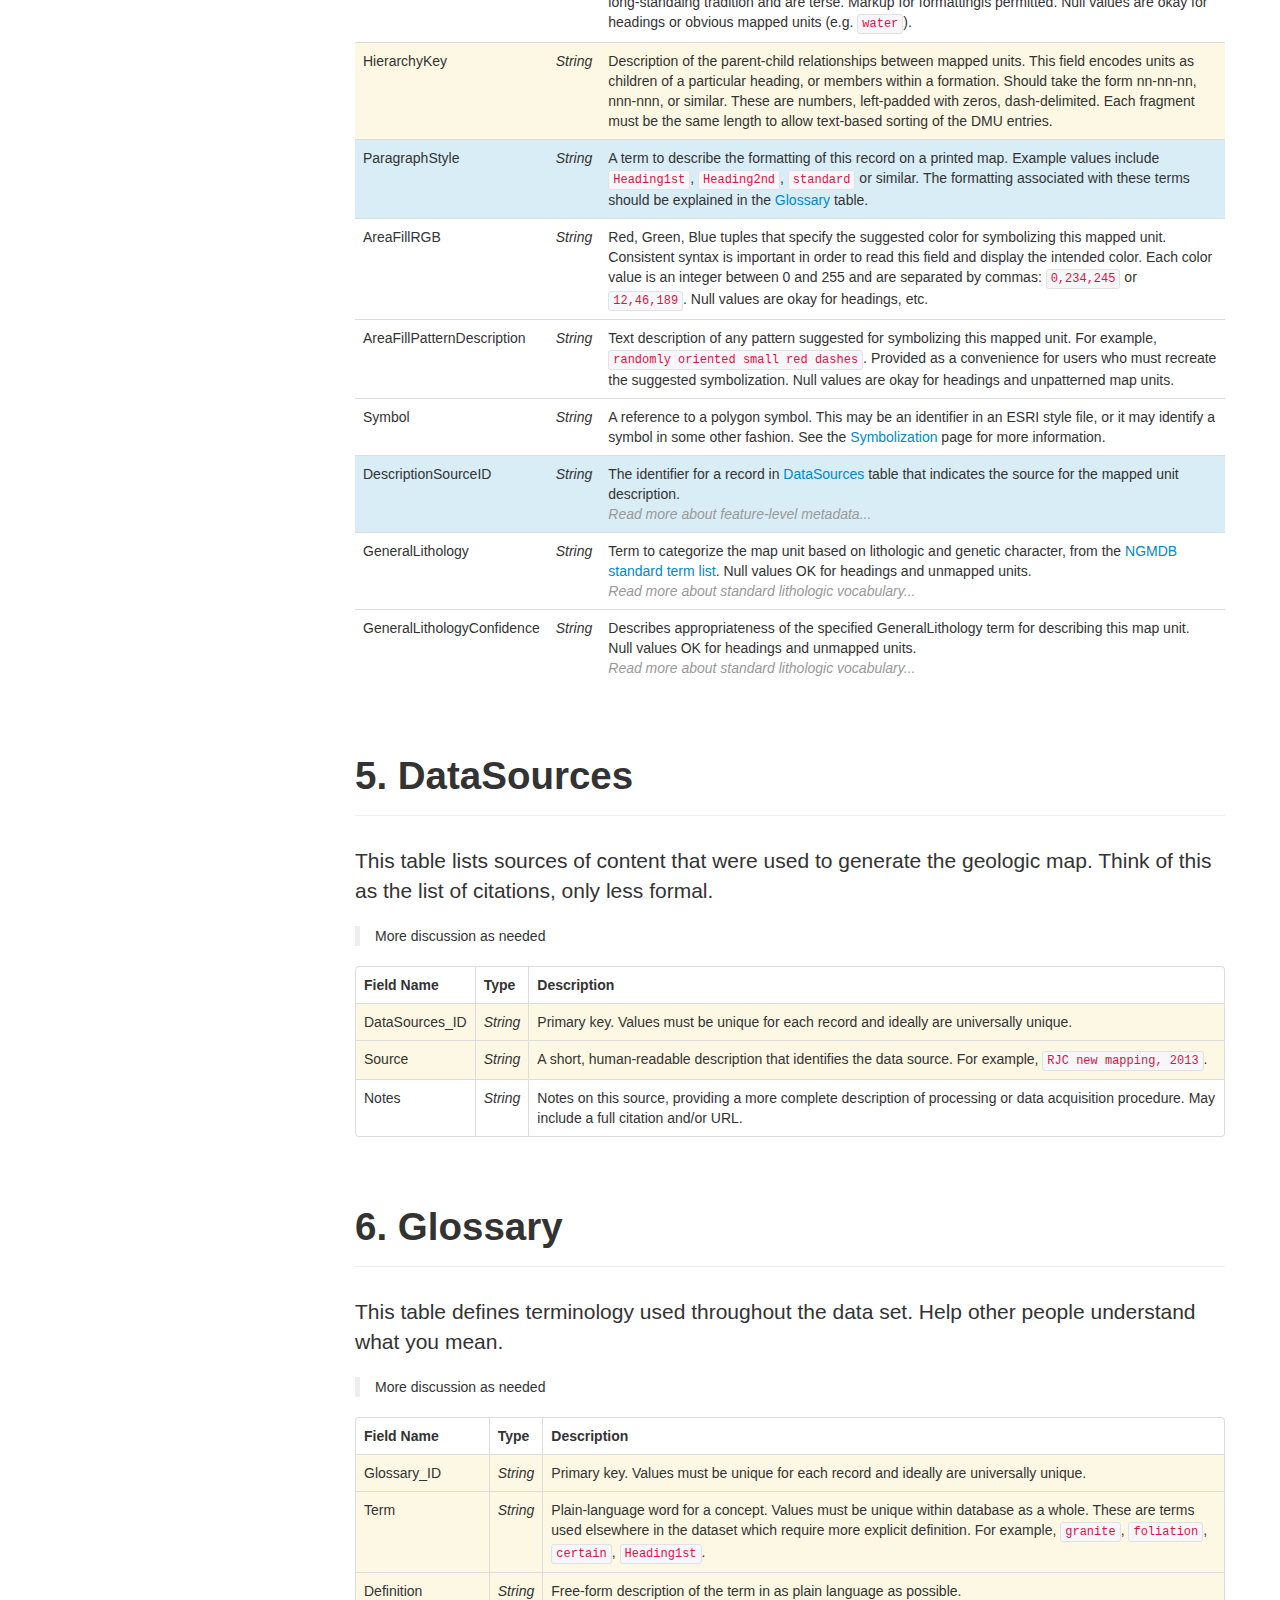
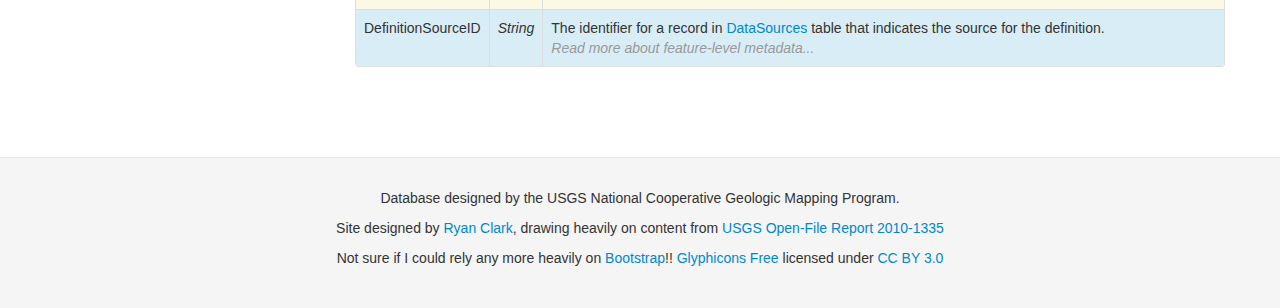
<file: core-content.html>
<!DOCTYPE html>
<html lang="en">
  <head>
    <meta name="viewport" content="width=device-width, initial-scale=1.0">
    <link rel="stylesheet" media="screen" href="css/ncgmp.css">
  </head>
  <body data-spy="scroll" data-target=".ncgmp-docs-sidebar">
    <!-- Navbar-->
    <div class="navbar navbar-inverse navbar-fixed-top">
      <div id="top-nav" class="navbar-inner">
        <div class="container"></div>
        <!-- Collapsed menu-->
        <button type="button" data-toggle="collapse" data-target=".nav-collapse" class="btn btn-navbar"><span class="icon-bar"></span><span class="icon-bar"></span><span class="icon-bar"></span></button>
        <div class="nav-collapse collapse">
          <ul class="nav">
            <li><a href="./">Home</a></li>
            <li><a href="./overview.html">Overview</a></li>
            <li><a href="./core-content.html">Core Content</a></li>
            <li><a href="./extensibility.html">Extensibility</a></li>
            <li><a href="./symbolization.html">Symbolization</a></li>
            <li><a href="./tools.html">Tools</a></li>
            <li><a href="./sticking-points.html">Sticking Points</a></li>
          </ul>
        </div>
      </div>
    </div>
    <!-- Sub-Header-->
    <header class="jumbotron subhead">
      <div class="container">
        <h1><span>Core Content</span></h1>
        <p class="lead"><span>The heart of a geologic map, required in an NCGMP09 database</span></p>
      </div>
    </header>
    <div class="container">
      <div class="row">
        <!-- Sidebar-->
        <div class="span3">
          <div class="ncgmp-docs-sidebar">
            <ul class="nav nav-tabs nav-stacked ncgmp-docs-sidenav">
              <li><a href="#mapunitpolys"><i class="icon-chevron-right"></i><span>MapUnitPolys</span></a></li>
              <li><a href="#contactsandfaults"><i class="icon-chevron-right"></i><span>ContactsAndFaults</span></a></li>
              <li><a href="#datasourcepolys"><i class="icon-chevron-right"></i><span>DataSourcePolys</span></a></li>
              <li><a href="#descriptionofmapunits"><i class="icon-chevron-right"></i><span>DescriptionOfMapUnits</span></a></li>
              <li><a href="#datasources"><i class="icon-chevron-right"></i><span>DataSources</span></a></li>
              <li><a href="#glossary"><i class="icon-chevron-right"></i><span>Glossary</span></a></li>
            </ul>
          </div>
        </div>
        <!-- Main-->
        <div class="span9">
          <section id="mapunitpolys">
            <div class="page-header">
              <h1>1. MapUnitPolys</h1>
            </div>
            <p class="lead">Polygon features that represent areas where a contiguous mapped unit is found. These are the colors on your map.</p>
            <blockquote>More discussion as needed</blockquote>
            <table class="table">
              <thead>
                <tr>
                  <th>Field Name</th>
                  <th>Type</th>
                  <th>Description</th>
                </tr>
              </thead>
              <tbody>
                <tr class="warning">
                  <td>MapUnitPolys_ID</td>
                  <td><em>String</em></td>
                  <td>Primary key. Values must be unique for each polygon and ideally are universally unique.</td>
                </tr>
                <tr class="info">
                  <td>MapUnit</td>
                  <td><em>String</em></td>
                  <td>
                    Short key for the map unit.
                     Example values: Qal, Tg, water, etc. Any value used here must be defined in the
                     <a href="#descriptionofmapunits">DescriptionOfMapUnits</a> table.
                  </td>
                </tr>
                <tr class="info">
                  <td>IdentityConfidence</td>
                  <td><em>String</em></td>
                  <td>
                    Qualitative indication of the uncertainty in this polygon's classification.
                     Value is usually <code>certain</code>, <code>questionable</code>, or <code>unspecified</code>.
                     Suggested default value of <code>certain</code>.
                     Each term used here must be defined in the <a href="#glossary">Glossary</a> table.
                    <div><em><a href="sticking-points.html#confidence" class="muted">
                          How confident are you that these rocks are identified correctly?
                           Read more about uncertainties...</a></em></div>
                  </td>
                </tr>
                <tr>
                  <td>Label</td>
                  <td><em>String</em></td>
                  <td>The label that should appear on a map for this polygon. Allows for subscripts and special characters.</td>
                </tr>
                <tr>
                  <td>Symbol</td>
                  <td><em>String</em></td>
                  <td>
                    A reference to an area fill symbol.
                     This may be an identifier in an ESRI style file, or it may identify a symbol in some other
                     fashion. See the <a href="./symbolization.html">Symbolization</a> page for more information.
                  </td>
                </tr>
                <tr>
                  <td>Notes</td>
                  <td><em>String</em></td>
                  <td>Free text for additional information specific to this polygon.</td>
                </tr>
                <tr class="info">
                  <td>DataSourceID</td>
                  <td><em>String</em></td>
                  <td>
                    The identifier for a record in the <a href="#datasources">DataSources</a> table that indicates
                     the source for this polygon.
                    <div><em><a href="sticking-points.html#datasources" class="muted">Read more about feature-level metadata...</a></em></div>
                  </td>
                </tr>
              </tbody>
            </table>
          </section>
          <section id="contactsandfaults">
            <div class="page-header">
              <h1>2. ContactsAndFaults</h1>
            </div>
            <p class="lead">Line features that represent the type of boundary between two mapped units belong here.</p>
            <blockquote>
              IsConcealed should be Boolean. LocationConfidenceMeters should allow null instead of faking it with
               -9.
            </blockquote>
            <table class="table">
              <thead>
                <tr>
                  <th>Field Name</th>
                  <th>Type</th>
                  <th>Description</th>
                </tr>
              </thead>
              <tbody>
                <tr class="warning">
                  <td>ContactsAndFaults_ID</td>
                  <td><em>String</em></td>
                  <td>Primary key. Values must be unique for each line and ideally are universally unique.</td>
                </tr>
                <tr class="info">
                  <td>Type</td>
                  <td><em>String</em></td>
                  <td>
                    Specifies the kind of feature represented by the line. Values could be, for example,
                     <code>contact</code>, <code>fault</code>, <code>waterline</code>,
                     <code>glacier boundary</code>, <code>map boundary</code>.
                     Values must be defined in the <a href="#glossary">Glossary</a> table.
                  </td>
                </tr>
                <tr class="warning">
                  <td>IsConcealed</td>
                  <td><em>String</em></td>
                  <td>
                    Indicates whether or not the line is covered by an overlying map unit. Values =
                     <code>N</code>, <code>Y</code>.
                  </td>
                </tr>
                <tr class="warning">
                  <td>LocationConfidenceMeters</td>
                  <td><em>Float</em></td>
                  <td>
                    Quantitative certainty of the line's position.
                     Specify the uncertainty in the precision of this line's location in <strong>meters</strong>.
                     Recommend value of <code>-9</code> if value is not available.
                    <div><em><a href="sticking-points.html#confidence" class="muted">
                          How precisely is the line located?
                           Read more about uncertainties...</a></em></div>
                  </td>
                </tr>
                <tr class="info">
                  <td>ExistenceConfidence</td>
                  <td><em>String</em></td>
                  <td>
                    Qualitative indication of the uncertainty of this line's existence.
                     Suggested values include <code>certain</code>, <code>questionable</code>, <code>unspecified</code>.
                     Suggested default value of <code>certain</code>.
                     Values must be defined in the <a href="#glossary">Glossary</a> table.
                    <div><em><a href="sticking-points.html#confidence" class="muted">
                          How confident are you that this
                           contact or fault really exists? Read more about uncertainties...</a></em></div>
                  </td>
                </tr>
                <tr class="info">
                  <td>IdentityConfidence</td>
                  <td><em>String</em></td>
                  <td>
                    Qualitative indication of the uncertainty of this line's classification.
                     Suggested values include <code>certain</code>, <code>questionable</code>, or <code>unspecified</code>.
                     Suggested default value of <code>certain</code>.
                     Values must be defined in the <a href="#glossary">Glossary</a> table.
                    <div><em><a href="sticking-points.html#confidence" class="muted">
                          How confident are you identified this
                           feature correctly? Read more about uncertainties...</a></em></div>
                  </td>
                </tr>
                <tr>
                  <td>Symbol</td>
                  <td><em>String</em></td>
                  <td>
                    A reference to a line symbol.
                     This may be an identifier in an ESRI style file, or it may identify a symbol in some other
                     fashion. See the <a href="./symbolization.html">Symbolization</a> page for more information.
                  </td>
                </tr>
                <tr>
                  <td>Label</td>
                  <td><em>String</em></td>
                  <td>A human-readable name for this line. Can be used to store fault name, or whatever else is appropriate.</td>
                </tr>
                <tr>
                  <td>Notes</td>
                  <td><em>String</em></td>
                  <td>Free text for additional information specific to this line.</td>
                </tr>
                <tr class="info">
                  <td>DataSourceID</td>
                  <td><em>String</em></td>
                  <td>
                    The identifier for a record in the <a href="#datasources">DataSources</a> table that indicates
                     the source for this line.
                    <div><em><a href="sticking-points.html#datasources" class="muted">Read more about feature-level metadata...</a></em></div>
                  </td>
                </tr>
              </tbody>
            </table>
          </section>
          <section id="datasourcepolys">
            <div class="page-header">
              <h1>3. DataSourcePolys</h1>
            </div>
            <p class="lead">Polygon features that indicate the source of data for all parts of the map.</p>
            <blockquote>Redundant, but helpful. Should it be required?</blockquote>
            <table class="table">
              <thead>
                <tr>
                  <th>Field Name</th>
                  <th>Type</th>
                  <th>Description</th>
                </tr>
              </thead>
              <tbody>
                <tr class="warning">
                  <td>DataSourcePolys_ID</td>
                  <td><em>String</em></td>
                  <td>Primary key. Values must be unique for each polygon and ideally are universally unique.</td>
                </tr>
                <tr class="info">
                  <td>DataSourceID</td>
                  <td><em>String</em></td>
                  <td>
                    The identifier for a record in the <a href="#datasources">DataSources</a> table that indicates
                     the source for the data in this area.
                    <div><em><a href="sticking-points.html#datasources" class="muted">Read more about feature-level metadata...</a></em></div>
                  </td>
                </tr>
                <tr>
                  <td>Notes</td>
                  <td><em>String</em></td>
                  <td>Free text for additional information specific to this polygon.</td>
                </tr>
              </tbody>
            </table>
          </section>
          <section id="descriptionofmapunits">
            <div class="page-header">
              <h1>4. DescriptionOfMapUnits</h1>
            </div>
            <p class="lead">This table captures the content from the map unit legend on a traditional geologic map. This is where you describe your mapped units.</p>
            <blockquote>Should labels encourage implementation-specific markup? Fullname should not tell you what a map-app will do. All label, name and fullname are all null-able? How do I "notify GEOLEX" if my unit isn't in there? Really need to pay some attention to what's required here.</blockquote>
            <table class="table">
              <thead>
                <tr>
                  <th>Field Name</th>
                  <th>Type</th>
                  <th>Description</th>
                </tr>
              </thead>
              <tbody>
                <tr class="warning">
                  <td>DescriptionOfMapUnits_ID</td>
                  <td><em>String</em></td>
                  <td>Primary key. Values must be unique for each record and ideally are universally unique.</td>
                </tr>
                <tr class="info">
                  <td>MapUnit</td>
                  <td><em>String</em></td>
                  <td>
                    Short string that identifies a mapped unit. Examples include <code>Qal</code>, <code>Tec</code>,
                     or <code>Qvt</code>.
                     Each unit abbreviation must be unique in the database. Values in this field provide the link
                     between this table and the MapUnitPolys table. Using special characters is not recommended
                     in this field. Null values are acceptable, and are commonly associated with headings.
                    <div><em><a href="sticking-points.html#unitnames" class="muted">Read more about identifying mapped units...</a></em></div>
                  </td>
                </tr>
                <tr>
                  <td>Label</td>
                  <td><em>String</em></td>
                  <td>
                    A text string used label polygons when the map is displayed. May include markup to indicate
                     special fonts, formatting, subscripts, etc. For example, Triassic Newark Formation might be
                     labeled as <code>&lt;font=FGDCGeoAge&gt;#&lt;/font&gt;</code>.
                     Null values are okay for units that do not appear on map or are not labeled, like headings,
                     water, glacier, and perhaps overlay units.
                    <div><em><a href="sticking-points.html#unitnames" class="muted">Read more about identifying mapped units...</a></em></div>
                  </td>
                </tr>
                <tr>
                  <td>Name</td>
                  <td><em>String</em></td>
                  <td>
                    The name of the mapped unit.
                     Two examples are <code>Chinle Formation</code> or <code>Shnabkaib Member</code>.
                     These names should be verified in the U.S. Geologic Names Lexicon (GEOLEX). If your usage
                     does not agree with GEOLEX's, <a href="#">notification should be submitted</a> to the
                     Lexicon website.
                    <div><em><a href="sticking-points.html#unitnames" class="muted">Read more about identifying mapped units...</a></em></div>
                  </td>
                </tr>
                <tr>
                  <td>FullName</td>
                  <td><em>String</em></td>
                  <td>
                    Full name of unit, including identification of containing higher rank units.
                     For example, <code>Shnabkaib Member of the Moenkopi Formation</code>.
                     See lexicon-related note in 'Name', above. Null values are okay for headings or other
                     geologic units that are not shown on map.
                  </td>
                </tr>
                <tr>
                  <td>Age</td>
                  <td><em>String</em></td>
                  <td>
                    Stratigraphic range, or for intrusive and extrusive rocks, age.
                    This is free-form text, and is often shown within parentheses in traditional legend.
                     To be more specific, or to record multiple stratigraphic ranges or ages for a unit, utilize
                     the optional tables: <a href="extensibility.html#extendedattributes">ExtendedAttributes</a>
                     and <a href="extensibility.html#geologicevent">GeologicEvent</a>. Null values may be used for
                     map units that inherit Age from a parent unit, or for headings or overlay units.
                  </td>
                </tr>
                <tr>
                  <td>Description</td>
                  <td><em>String</em></td>
                  <td>
                    Free-form text description of a map unit. These descriptions are commonly structured according
                     to long-standaing tradition and are terse. Markup for formattingis permitted. Null values
                     are okay for headings or obvious mapped units (e.g. <code>water</code>).
                  </td>
                </tr>
                <tr class="warning">
                  <td>HierarchyKey</td>
                  <td><em>String</em></td>
                  <td>
                    Description of the parent-child relationships between mapped units.
                     This field encodes units as children of a particular heading, or members within a formation.
                     Should take the form nn-nn-nn, nnn-nnn, or similar.
                     These are numbers, left-padded with zeros, dash-delimited.
                     Each fragment must be the same length to allow text-based sorting of the DMU entries.
                  </td>
                </tr>
                <tr class="info">
                  <td>ParagraphStyle</td>
                  <td><em>String</em></td>
                  <td>
                    A term to describe the formatting of this record on a printed map.
                     Example values include <code>Heading1st</code>, <code>Heading2nd</code>, <code>standard</code>
                     or similar. The formatting associated with these terms should be explained in the
                     <a href="#glossary">Glossary</a> table.
                  </td>
                </tr>
                <tr>
                  <td>AreaFillRGB</td>
                  <td><em>String</em></td>
                  <td>
                    Red, Green, Blue tuples that specify the suggested color for symbolizing this mapped unit.
                     Consistent syntax is important in order to read this field and display the intended color.
                     Each color value is an integer between 0 and 255 and are separated by commas:
                     <code>0,234,245</code> or <code>12,46,189</code>.
                     Null values are okay for headings, etc.
                  </td>
                </tr>
                <tr>
                  <td>AreaFillPatternDescription</td>
                  <td><em>String</em></td>
                  <td>
                    Text description of any pattern suggested for symbolizing this mapped unit.
                     For example, <code>randomly oriented small red dashes</code>.
                     Provided as a convenience for users who must recreate the suggested symbolization.
                     Null values are okay for headings and unpatterned map units.
                  </td>
                </tr>
                <tr>
                  <td>Symbol</td>
                  <td><em>String</em></td>
                  <td>
                    A reference to a polygon symbol.
                     This may be an identifier in an ESRI style file, or it may identify a symbol in some other
                     fashion. See the <a href="./symbolization.html">Symbolization</a> page for more information.
                  </td>
                </tr>
                <tr class="info">
                  <td>DescriptionSourceID</td>
                  <td><em>String</em></td>
                  <td>
                    The identifier for a record in <a href="#datasources">DataSources</a> table that indicates the
                     source for the mapped unit description.
                    <div><em><a href="sticking-points.html#datasources" class="muted">Read more about feature-level metadata...</a></em></div>
                  </td>
                </tr>
                <tr>
                  <td>GeneralLithology</td>
                  <td><em>String</em></td>
                  <td>
                    Term to categorize the map unit based on lithologic and genetic character, from the
                     <a href="#">NGMDB standard term list</a>. Null values OK for headings and unmapped units.
                    <div><em><a href="sticking-points.html#generallithology" class="muted">Read more about standard lithologic vocabulary...</a></em></div>
                  </td>
                </tr>
                <tr>
                  <td>GeneralLithologyConfidence</td>
                  <td><em>String</em></td>
                  <td>
                    Describes appropriateness of the specified GeneralLithology term for describing this map unit.
                     Null values OK for headings and unmapped units.
                    <div><em><a href="sticking-points.html#generallithology" class="muted">Read more about standard lithologic vocabulary...</a></em></div>
                  </td>
                </tr>
              </tbody>
            </table>
          </section>
          <section id="datasources">
            <div class="page-header">
              <h1>5. DataSources</h1>
            </div>
            <p class="lead">This table lists sources of content that were used to generate the geologic map. Think of this as the list of citations, only less formal.</p>
            <blockquote>More discussion as needed</blockquote>
            <table class="table table-bordered">
              <thead>
                <tr>
                  <th>Field Name</th>
                  <th>Type</th>
                  <th>Description</th>
                </tr>
              </thead>
              <tbody>
                <tr class="warning">
                  <td>DataSources_ID</td>
                  <td><em>String</em></td>
                  <td>Primary key. Values must be unique for each record and ideally are universally unique.</td>
                </tr>
                <tr class="warning">
                  <td>Source</td>
                  <td><em>String</em></td>
                  <td>
                    A short, human-readable description that identifies the data source.
                     For example, <code>RJC new mapping, 2013</code>.
                  </td>
                </tr>
                <tr>
                  <td>Notes</td>
                  <td><em>String</em></td>
                  <td>
                    Notes on this source, providing a more complete description of processing or data acquisition
                     procedure. May include a full citation and/or URL.
                  </td>
                </tr>
              </tbody>
            </table>
          </section>
          <section id="glossary">
            <div class="page-header">
              <h1>6. Glossary</h1>
            </div>
            <p class="lead">This table defines terminology used throughout the data set. Help other people understand what you mean.</p>
            <blockquote>More discussion as needed</blockquote>
            <table class="table table-bordered">
              <thead>
                <tr>
                  <th>Field Name</th>
                  <th>Type</th>
                  <th>Description</th>
                </tr>
              </thead>
              <tbody>
                <tr class="warning">
                  <td>Glossary_ID</td>
                  <td><em>String</em></td>
                  <td>Primary key. Values must be unique for each record and ideally are universally unique.</td>
                </tr>
                <tr class="warning">
                  <td>Term</td>
                  <td><em>String</em></td>
                  <td>
                    Plain-language word for a concept. Values must be unique within database as a whole.
                     These are terms used elsewhere in the dataset which require more explicit definition.
                     For example, <code>granite</code>, <code>foliation</code>, <code>certain</code>, <code>Heading1st</code>.
                  </td>
                </tr>
                <tr class="warning">
                  <td>Definition</td>
                  <td><em>String</em></td>
                  <td>Free-form description of the term in as plain language as possible.</td>
                </tr>
                <tr class="info">
                  <td>DefinitionSourceID</td>
                  <td><em>String</em></td>
                  <td>
                    The identifier for a record in <a href="#datasources">DataSources</a> table that indicates the
                     source for the definition.
                    <div><em><a href="sticking-points.html#datasources" class="muted">Read more about feature-level metadata...</a></em></div>
                  </td>
                </tr>
              </tbody>
            </table>
          </section>
        </div>
      </div>
    </div>
    <!-- Footer-->
    <footer class="footer">
      <div class="container">
        <p>Database designed by the USGS National Cooperative Geologic Mapping Program.</p>
        <p>Site designed by&nbsp;<a href="mailto:ryan.clark.j@gmail.com">Ryan Clark</a><span>, drawing heavily on content from&nbsp;</span><a href="http://pubs.usgs.gov/of/2010/1335">USGS Open-File Report 2010-1335</a><span></span></p>
        <p>Not sure if I could rely any more heavily on&nbsp;<a href="http://twitter.github.io/bootstrap/index.html">Bootstrap</a><span>!!&nbsp;</span><a href="http://glyphicons.com">Glyphicons Free</a><span>&nbsp;licensed under&nbsp;</span><a href="http://creativecommons.org/licenses/by/3.0/">CC BY 3.0</a><span></span></p>
      </div>
    </footer>
    <!-- Scripts-->
    <script src="components/jquery/jquery.min.js"></script>
    <script src="components/bootstrap/js/bootstrap-scrollspy.js"></script>
    <script src="components/bootstrap/js/bootstrap-collapse.js"></script>
    <script src="components/bootstrap/js/bootstrap-affix.js"></script>
    <script>
      $('.ncgmp-docs-sidenav').affix({
          offset: {
            top: 190, bottom: 10
          }
      });
    </script>
  </body>
</html>
</file>
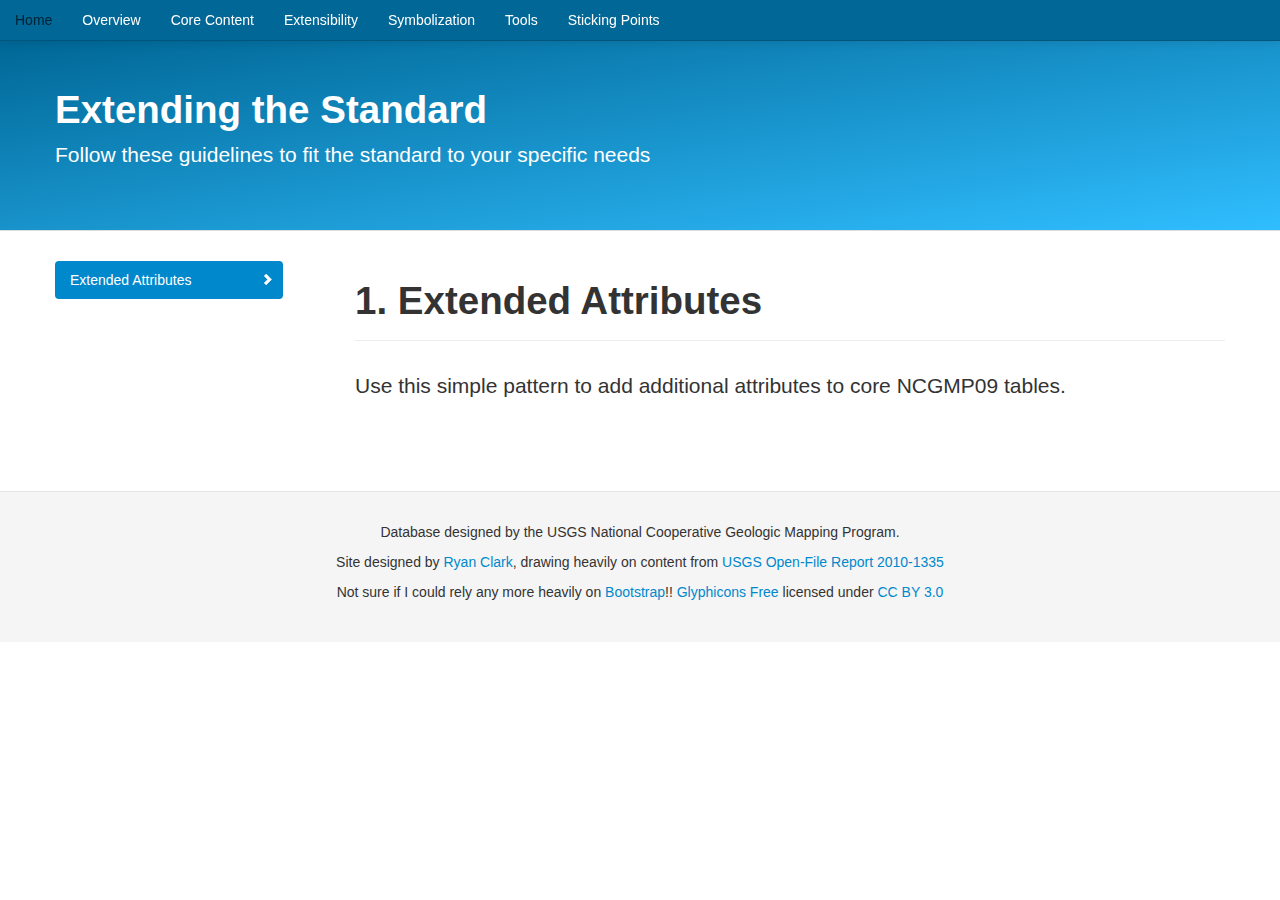
<file: extensibility.html>
<!DOCTYPE html>
<html lang="en">
  <head>
    <meta name="viewport" content="width=device-width, initial-scale=1.0">
    <link rel="stylesheet" media="screen" href="css/ncgmp.css">
  </head>
  <body data-spy="scroll" data-target=".ncgmp-docs-sidebar">
    <!-- Navbar-->
    <div class="navbar navbar-inverse navbar-fixed-top">
      <div id="top-nav" class="navbar-inner">
        <div class="container"></div>
        <!-- Collapsed menu-->
        <button type="button" data-toggle="collapse" data-target=".nav-collapse" class="btn btn-navbar"><span class="icon-bar"></span><span class="icon-bar"></span><span class="icon-bar"></span></button>
        <div class="nav-collapse collapse">
          <ul class="nav">
            <li><a href="./">Home</a></li>
            <li><a href="./overview.html">Overview</a></li>
            <li><a href="./core-content.html">Core Content</a></li>
            <li><a href="./extensibility.html">Extensibility</a></li>
            <li><a href="./symbolization.html">Symbolization</a></li>
            <li><a href="./tools.html">Tools</a></li>
            <li><a href="./sticking-points.html">Sticking Points</a></li>
          </ul>
        </div>
      </div>
    </div>
    <!-- Sub-Header-->
    <header class="jumbotron subhead">
      <div class="container">
        <h1><span>Extending the Standard</span></h1>
        <p class="lead"><span>Follow these guidelines to fit the standard to your specific needs</span></p>
      </div>
    </header>
    <div class="container">
      <div class="row">
        <!-- Sidebar-->
        <div class="span3">
          <div class="ncgmp-docs-sidebar">
            <ul class="nav nav-tabs nav-stacked ncgmp-docs-sidenav">
              <li><a href="#extendedattributes"><i class="icon-chevron-right"></i><span>Extended Attributes</span></a></li>
            </ul>
          </div>
        </div>
        <!-- Main-->
        <div class="span9">
          <section id="extendedattributes">
            <div class="page-header">
              <h1>1. Extended Attributes</h1>
            </div>
            <p class="lead">Use this simple pattern to add additional attributes to core NCGMP09 tables.</p>
          </section>
        </div>
      </div>
    </div>
    <!-- Footer-->
    <footer class="footer">
      <div class="container">
        <p>Database designed by the USGS National Cooperative Geologic Mapping Program.</p>
        <p>Site designed by&nbsp;<a href="mailto:ryan.clark.j@gmail.com">Ryan Clark</a><span>, drawing heavily on content from&nbsp;</span><a href="http://pubs.usgs.gov/of/2010/1335">USGS Open-File Report 2010-1335</a><span></span></p>
        <p>Not sure if I could rely any more heavily on&nbsp;<a href="http://twitter.github.io/bootstrap/index.html">Bootstrap</a><span>!!&nbsp;</span><a href="http://glyphicons.com">Glyphicons Free</a><span>&nbsp;licensed under&nbsp;</span><a href="http://creativecommons.org/licenses/by/3.0/">CC BY 3.0</a><span></span></p>
      </div>
    </footer>
    <!-- Scripts-->
    <script src="components/jquery/jquery.min.js"></script>
    <script src="components/bootstrap/js/bootstrap-scrollspy.js"></script>
    <script src="components/bootstrap/js/bootstrap-collapse.js"></script>
    <script src="components/bootstrap/js/bootstrap-affix.js"></script>
    <script>
      $('.ncgmp-docs-sidenav').affix({
          offset: {
            top: 190, bottom: 10
          }
      });
    </script>
  </body>
</html>
</file>
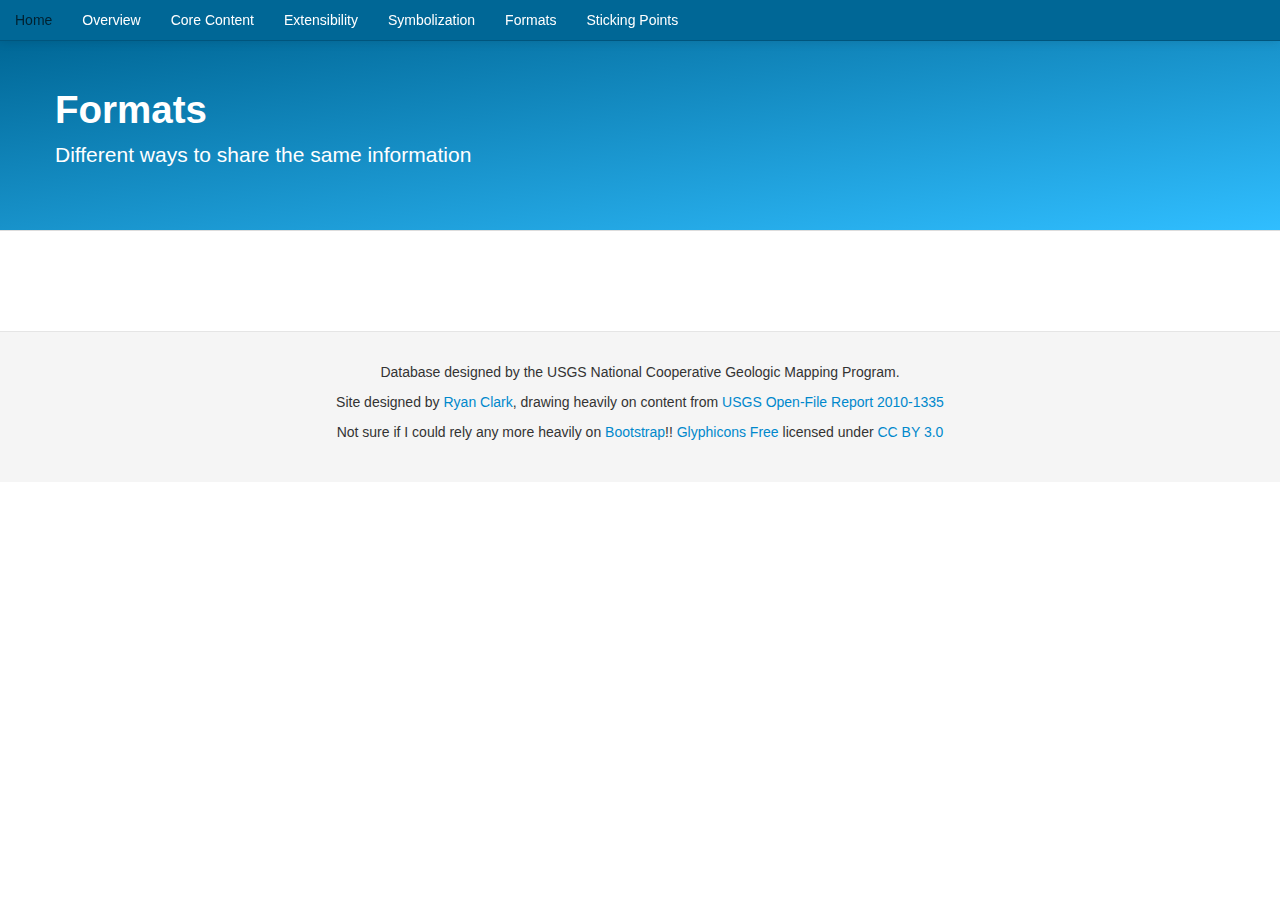
<file: formats.html>
<!DOCTYPE html>
<html lang="en">
  <head>
    <meta name="viewport" content="width=device-width, initial-scale=1.0">
    <link rel="stylesheet" media="screen" href="css/ncgmp.css">
  </head>
  <body data-spy="scroll" data-target=".ncgmp-docs-sidebar">
    <!-- Navbar-->
    <div class="navbar navbar-inverse navbar-fixed-top">
      <div id="top-nav" class="navbar-inner">
        <div class="container"></div>
        <!-- Collapsed menu-->
        <button type="button" data-toggle="collapse" data-target=".nav-collapse" class="btn btn-navbar"><span class="icon-bar"></span><span class="icon-bar"></span><span class="icon-bar"></span></button>
        <div class="nav-collapse collapse">
          <ul class="nav">
            <li><a href="./home.html">Home</a></li>
            <li><a href="./overview.html">Overview</a></li>
            <li><a href="./core-content.html">Core Content</a></li>
            <li><a href="./extensibility.html">Extensibility</a></li>
            <li><a href="./symbolization.html">Symbolization</a></li>
            <li><a href="./formats.html">Formats</a></li>
            <li><a href="./sticking-points.html">Sticking Points</a></li>
          </ul>
        </div>
      </div>
    </div>
    <!-- Sub-Header-->
    <header class="jumbotron subhead">
      <div class="container">
        <h1><span>Formats</span></h1>
        <p class="lead"><span>Different ways to share the same information</span></p>
      </div>
    </header>
    <div class="container">
      <div class="row">
        <!-- Sidebar-->
        <div class="span3">
          <div class="ncgmp-docs-sidebar">
            <ul class="nav nav-tabs nav-stacked ncgmp-docs-sidenav">
            </ul>
          </div>
        </div>
        <!-- Main-->
        <div class="span9">
        </div>
      </div>
    </div>
    <!-- Footer-->
    <footer class="footer">
      <div class="container">
        <p>Database designed by the USGS National Cooperative Geologic Mapping Program.</p>
        <p>Site designed by&nbsp;<a href="mailto:ryan.clark.j@gmail.com">Ryan Clark</a><span>, drawing heavily on content from&nbsp;</span><a href="http://pubs.usgs.gov/of/2010/1335">USGS Open-File Report 2010-1335</a><span></span></p>
        <p>Not sure if I could rely any more heavily on&nbsp;<a href="http://twitter.github.io/bootstrap/index.html">Bootstrap</a><span>!!&nbsp;</span><a href="http://glyphicons.com">Glyphicons Free</a><span>&nbsp;licensed under&nbsp;</span><a href="http://creativecommons.org/licenses/by/3.0/">CC BY 3.0</a><span></span></p>
      </div>
    </footer>
    <!-- Scripts-->
    <script src="components/jquery/jquery.min.js"></script>
    <script src="components/bootstrap/js/bootstrap-scrollspy.js"></script>
    <script src="components/bootstrap/js/bootstrap-collapse.js"></script>
    <script src="components/bootstrap/js/bootstrap-affix.js"></script>
    <script>
      $('.ncgmp-docs-sidenav').affix({
          offset: {
            top: 190, bottom: 10
          }
      });
    </script>
  </body>
</html>
</file>
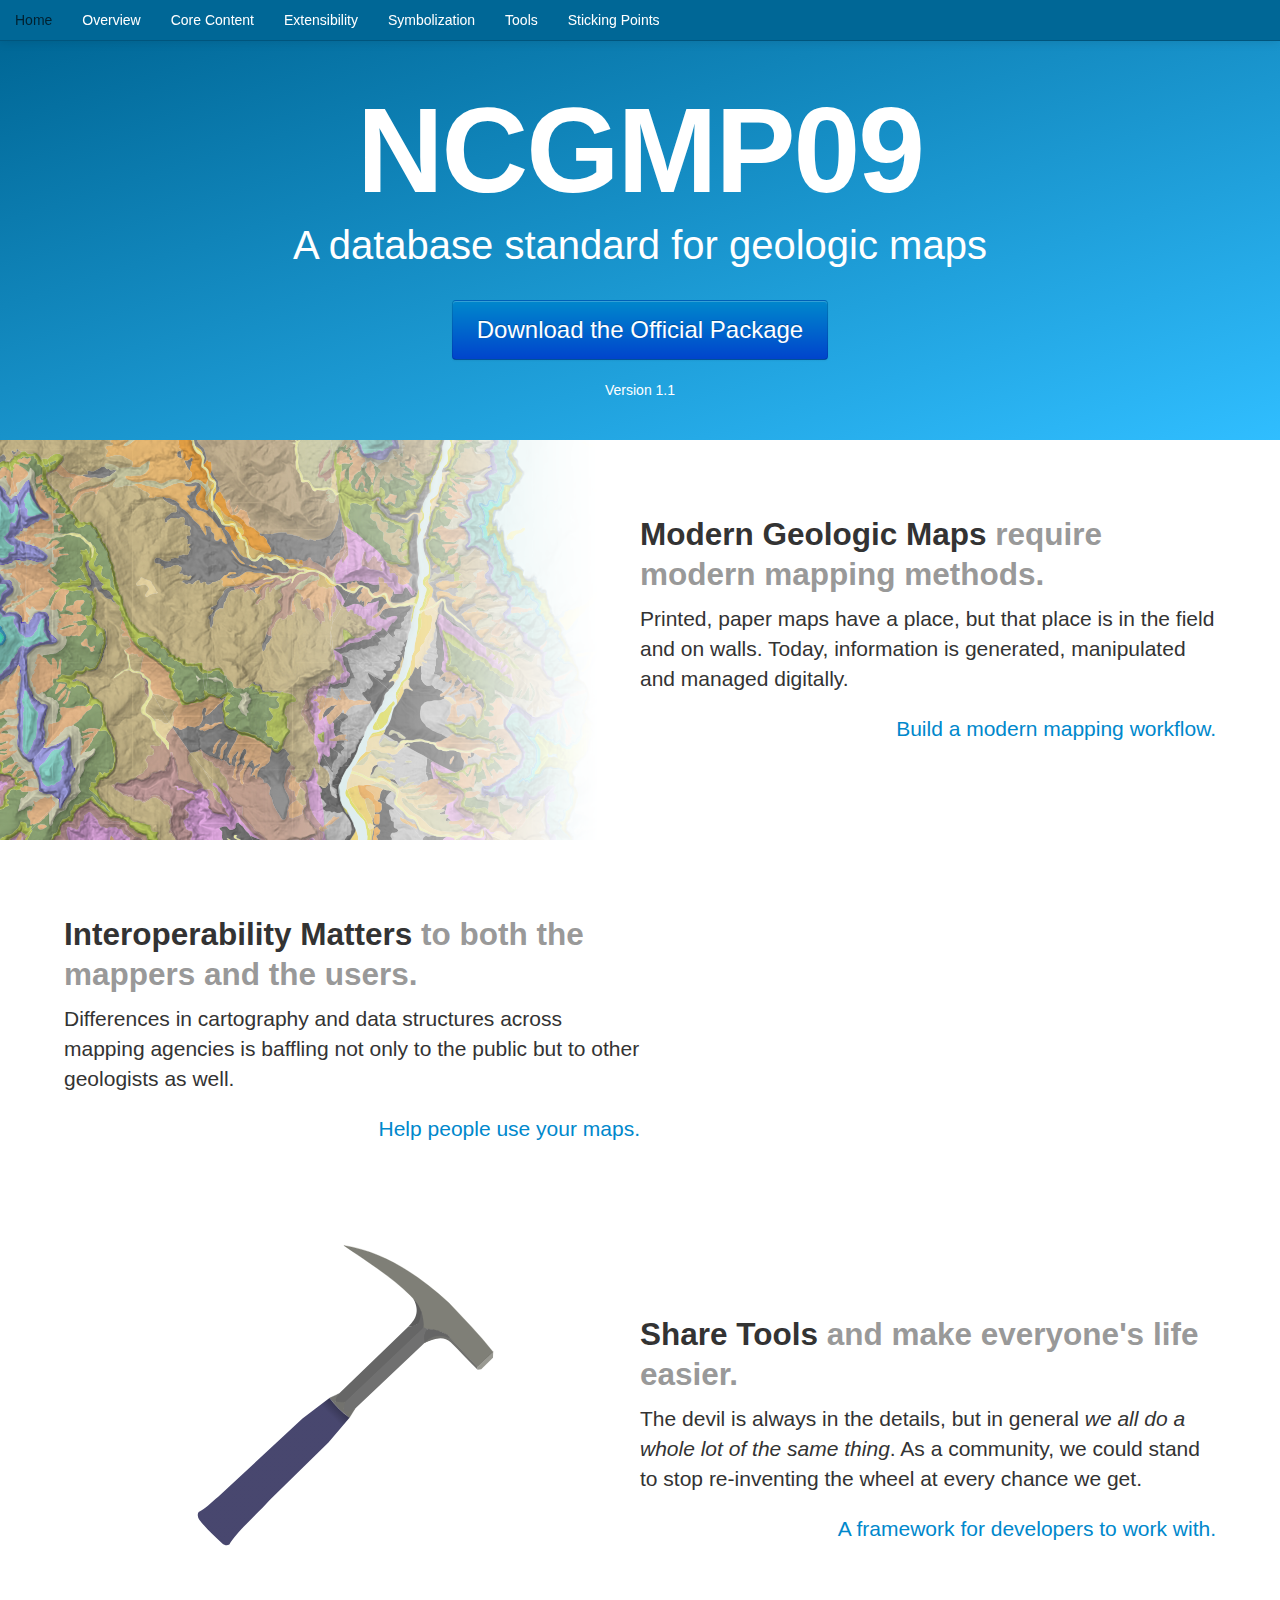
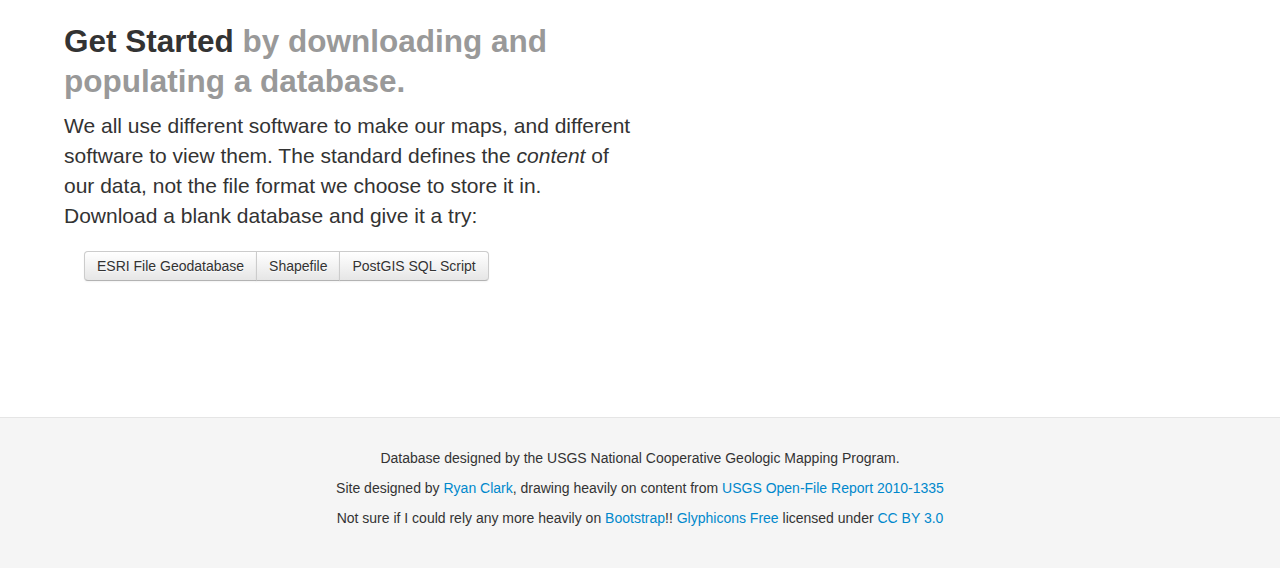
<file: home.html>
<!DOCTYPE html>
<html lang="en">
  <head>
    <meta name="viewport" content="width=device-width, initial-scale=1.0">
    <link rel="stylesheet" media="screen" href="css/ncgmp.css">
  </head>
  <body data-spy="scroll" data-target=".ncgmp-docs-sidebar">
    <!-- Navbar-->
    <div class="navbar navbar-inverse navbar-fixed-top">
      <div id="top-nav" class="navbar-inner">
        <div class="container"></div>
        <!-- Collapsed menu-->
        <button type="button" data-toggle="collapse" data-target=".nav-collapse" class="btn btn-navbar"><span class="icon-bar"></span><span class="icon-bar"></span><span class="icon-bar"></span></button>
        <div class="nav-collapse collapse">
          <ul class="nav">
            <li><a href="./home.html">Home</a></li>
            <li><a href="./overview.html">Overview</a></li>
            <li><a href="./core-content.html">Core Content</a></li>
            <li><a href="./extensibility.html">Extensibility</a></li>
            <li><a href="./symbolization.html">Symbolization</a></li>
            <li><a href="./tools.html">Tools</a></li>
            <li><a href="./sticking-points.html">Sticking Points</a></li>
          </ul>
        </div>
      </div>
    </div>
    <!-- Sub-Header-->
    <header class="jumbotron masthead">
      <div class="container">
        <h1>NCGMP09</h1>
        <p>A database standard for geologic maps</p><a href="http://ngmdb.usgs.gov/Info/standards/NCGMP09/docs/NCGMP09_v1-1__2-25-11.zip" class="btn btn-primary">Download the Official Package</a>
        <div class="muted">Version 1.1</div>
      </div>
    </header>
    <div class="row-fluid">
      <div class="featurette"><i class="geomap featurette-image pull-left"></i>
        <div class="featurette-text featurette-text-right">
          <h2 class="featurette-heading">Modern Geologic Maps<span class="muted"> require modern mapping methods.</span></h2>
          <p class="lead">
            Printed, paper maps have a place, but that place is in the field and on walls. Today, information
             is generated, manipulated and managed digitally.
          </p>
          <p class="lead pull-right"><a href="overview.html">Build a modern mapping workflow.</a></p>
        </div>
      </div>
    </div>
    <div class="row-fluid">
      <div class="featurette"><i class="featurette-image pull-right"></i>
        <div class="featurette-text featurette-text-left">
          <h2 class="featurette-heading">Interoperability Matters<span class="muted"> to both the mappers and the users.</span></h2>
          <p class="lead">
            Differences in cartography and data structures across mapping agencies is baffling not only to
             the public but to other geologists as well.
          </p>
          <p class="lead pull-right"><a href="core-content.html">Help people use your maps.</a></p>
        </div>
      </div>
    </div>
    <div class="row-fluid">
      <div class="featurette"><i class="rock-hammer featurette-image pull-left"></i>
        <div class="featurette-text featurette-text-right">
          <h2 class="featurette-heading">Share Tools<span class="muted"> and make everyone's life easier.</span></h2>
          <p class="lead">
            The devil is always in the details, but in general <em>we all do a whole lot of the same thing</em>.
             As a community, we could stand to stop re-inventing the wheel at every chance we get.
          </p>
          <p class="lead pull-right"><a href="tools.html">A framework for developers to work with.</a></p>
        </div>
      </div>
    </div>
    <div class="row-fluid">
      <div class="featurette"><i class="featurette-image pull-right"></i>
        <div class="featurette-text featurette-text-left">
          <h2 class="featurette-heading">Get Started<span class="muted"> by downloading and populating a database.</span></h2>
          <p class="lead">
            We all use different software to make our maps, and different software to view them. The standard
             defines the <em>content</em> of our data, not the file format we choose to store it in. Download
             a blank database and give it a try:
          </p>
          <div class="btn-group"><a href="#" class="btn">ESRI File Geodatabase</a><a href="#" class="btn">Shapefile</a><a href="#" class="btn">PostGIS SQL Script</a></div>
        </div>
      </div>
    </div>
    <!-- Footer-->
    <footer class="footer">
      <div class="container">
        <p>Database designed by the USGS National Cooperative Geologic Mapping Program.</p>
        <p>Site designed by&nbsp;<a href="mailto:ryan.clark.j@gmail.com">Ryan Clark</a><span>, drawing heavily on content from&nbsp;</span><a href="http://pubs.usgs.gov/of/2010/1335">USGS Open-File Report 2010-1335</a><span></span></p>
        <p>Not sure if I could rely any more heavily on&nbsp;<a href="http://twitter.github.io/bootstrap/index.html">Bootstrap</a><span>!!&nbsp;</span><a href="http://glyphicons.com">Glyphicons Free</a><span>&nbsp;licensed under&nbsp;</span><a href="http://creativecommons.org/licenses/by/3.0/">CC BY 3.0</a><span></span></p>
      </div>
    </footer>
    <!-- Scripts-->
    <script src="components/jquery/jquery.min.js"></script>
    <script src="components/bootstrap/js/bootstrap-scrollspy.js"></script>
    <script src="components/bootstrap/js/bootstrap-collapse.js"></script>
    <script src="components/bootstrap/js/bootstrap-affix.js"></script>
    <script>
      $('.ncgmp-docs-sidenav').affix({
          offset: {
            top: 190, bottom: 10
          }
      });
    </script>
  </body>
</html>
</file>
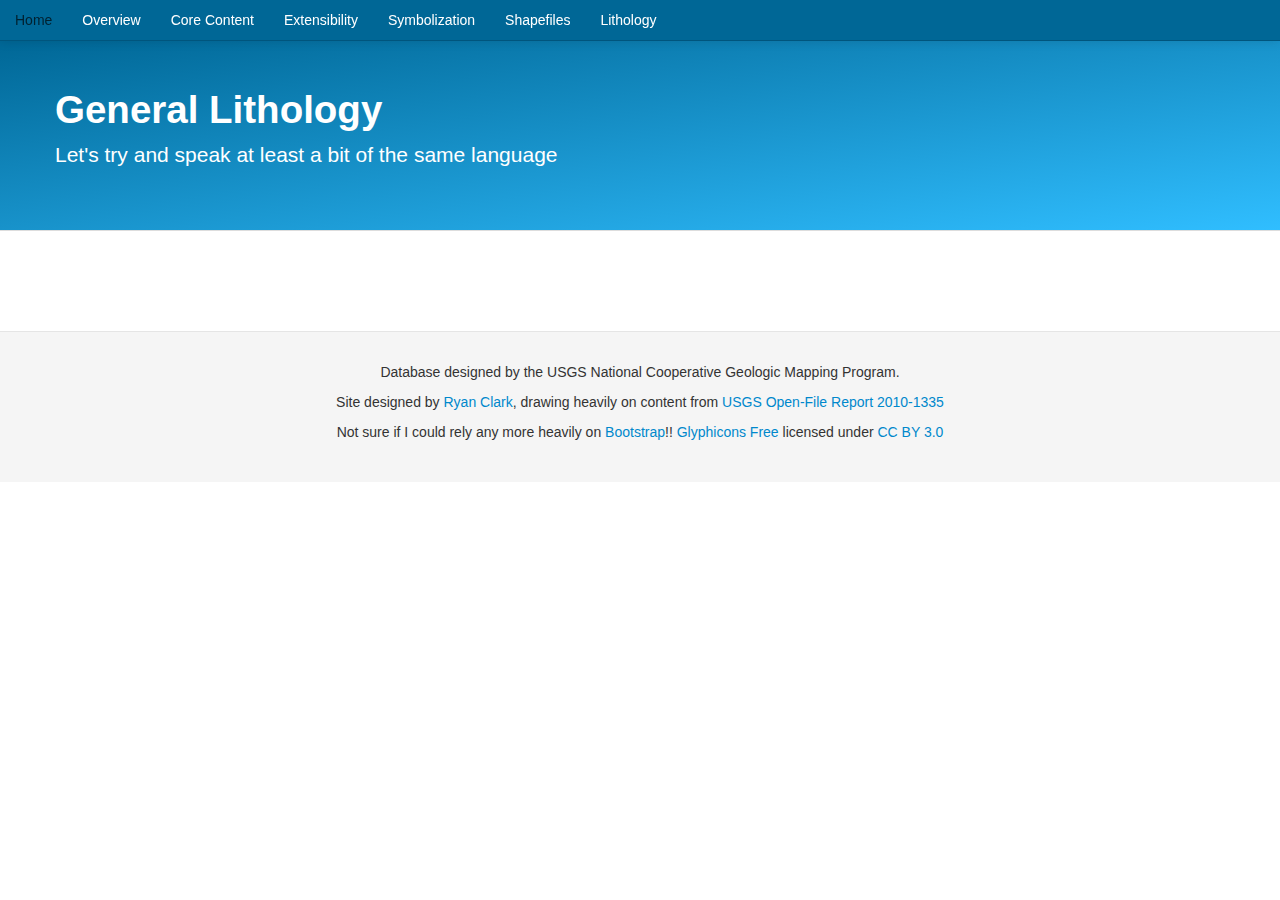
<file: lithology.html>
<!DOCTYPE html>
<html lang="en">
  <head>
    <meta name="viewport" content="width=device-width, initial-scale=1.0">
    <link rel="stylesheet" media="screen" href="css/ncgmp.css">
  </head>
  <body data-spy="scroll" data-target=".ncgmp-docs-sidebar">
    <!-- Navbar-->
    <div class="navbar navbar-inverse navbar-fixed-top">
      <div id="top-nav" class="navbar-inner">
        <div class="container"></div>
        <!-- Collapsed menu-->
        <button type="button" data-toggle="collapse" data-target=".nav-collapse" class="btn btn-navbar"><span class="icon-bar"></span><span class="icon-bar"></span><span class="icon-bar"></span></button>
        <div class="nav-collapse collapse">
          <ul class="nav">
            <li><a href="./home.html">Home</a></li>
            <li><a href="./overview.html">Overview</a></li>
            <li><a href="./required.html">Core Content</a></li>
            <li><a href="./as-needed.html">Extensibility</a></li>
            <li><a href="./symbolization.html">Symbolization</a></li>
            <li><a href="./shapefiles.html">Shapefiles</a></li>
            <li><a href="./lithology.html">Lithology</a></li>
          </ul>
        </div>
      </div>
    </div>
    <!-- Sub-Header-->
    <header class="jumbotron subhead">
      <div class="container">
        <h1><span>General Lithology</span></h1>
        <p class="lead"><span>Let's try and speak at least a bit of the same language</span></p>
      </div>
    </header>
    <div class="container">
      <div class="row">
        <!-- Sidebar-->
        <div class="span3">
          <div class="ncgmp-docs-sidebar">
            <ul class="nav nav-tabs nav-stacked ncgmp-docs-sidenav">
            </ul>
          </div>
        </div>
        <!-- Main-->
        <div class="span9">
        </div>
      </div>
    </div>
    <!-- Footer-->
    <footer class="footer">
      <div class="container">
        <p>Database designed by the USGS National Cooperative Geologic Mapping Program.</p>
        <p>Site designed by&nbsp;<a href="mailto:ryan.clark.j@gmail.com">Ryan Clark</a><span>, drawing heavily on content from&nbsp;</span><a href="http://pubs.usgs.gov/of/2010/1335">USGS Open-File Report 2010-1335</a><span></span></p>
        <p>Not sure if I could rely any more heavily on&nbsp;<a href="http://twitter.github.io/bootstrap/index.html">Bootstrap</a><span>!!&nbsp;</span><a href="http://glyphicons.com">Glyphicons Free</a><span>&nbsp;licensed under&nbsp;</span><a href="http://creativecommons.org/licenses/by/3.0/">CC BY 3.0</a><span></span></p>
      </div>
    </footer>
    <!-- Scripts-->
    <script src="components/jquery/jquery.min.js"></script>
    <script src="components/bootstrap/js/bootstrap-scrollspy.js"></script>
    <script src="components/bootstrap/js/bootstrap-collapse.js"></script>
    <script src="components/bootstrap/js/bootstrap-affix.js"></script>
    <script>
      $('.ncgmp-docs-sidenav').affix({
          offset: {
            top: 190, bottom: 10
          }
      });
    </script>
  </body>
</html>
</file>
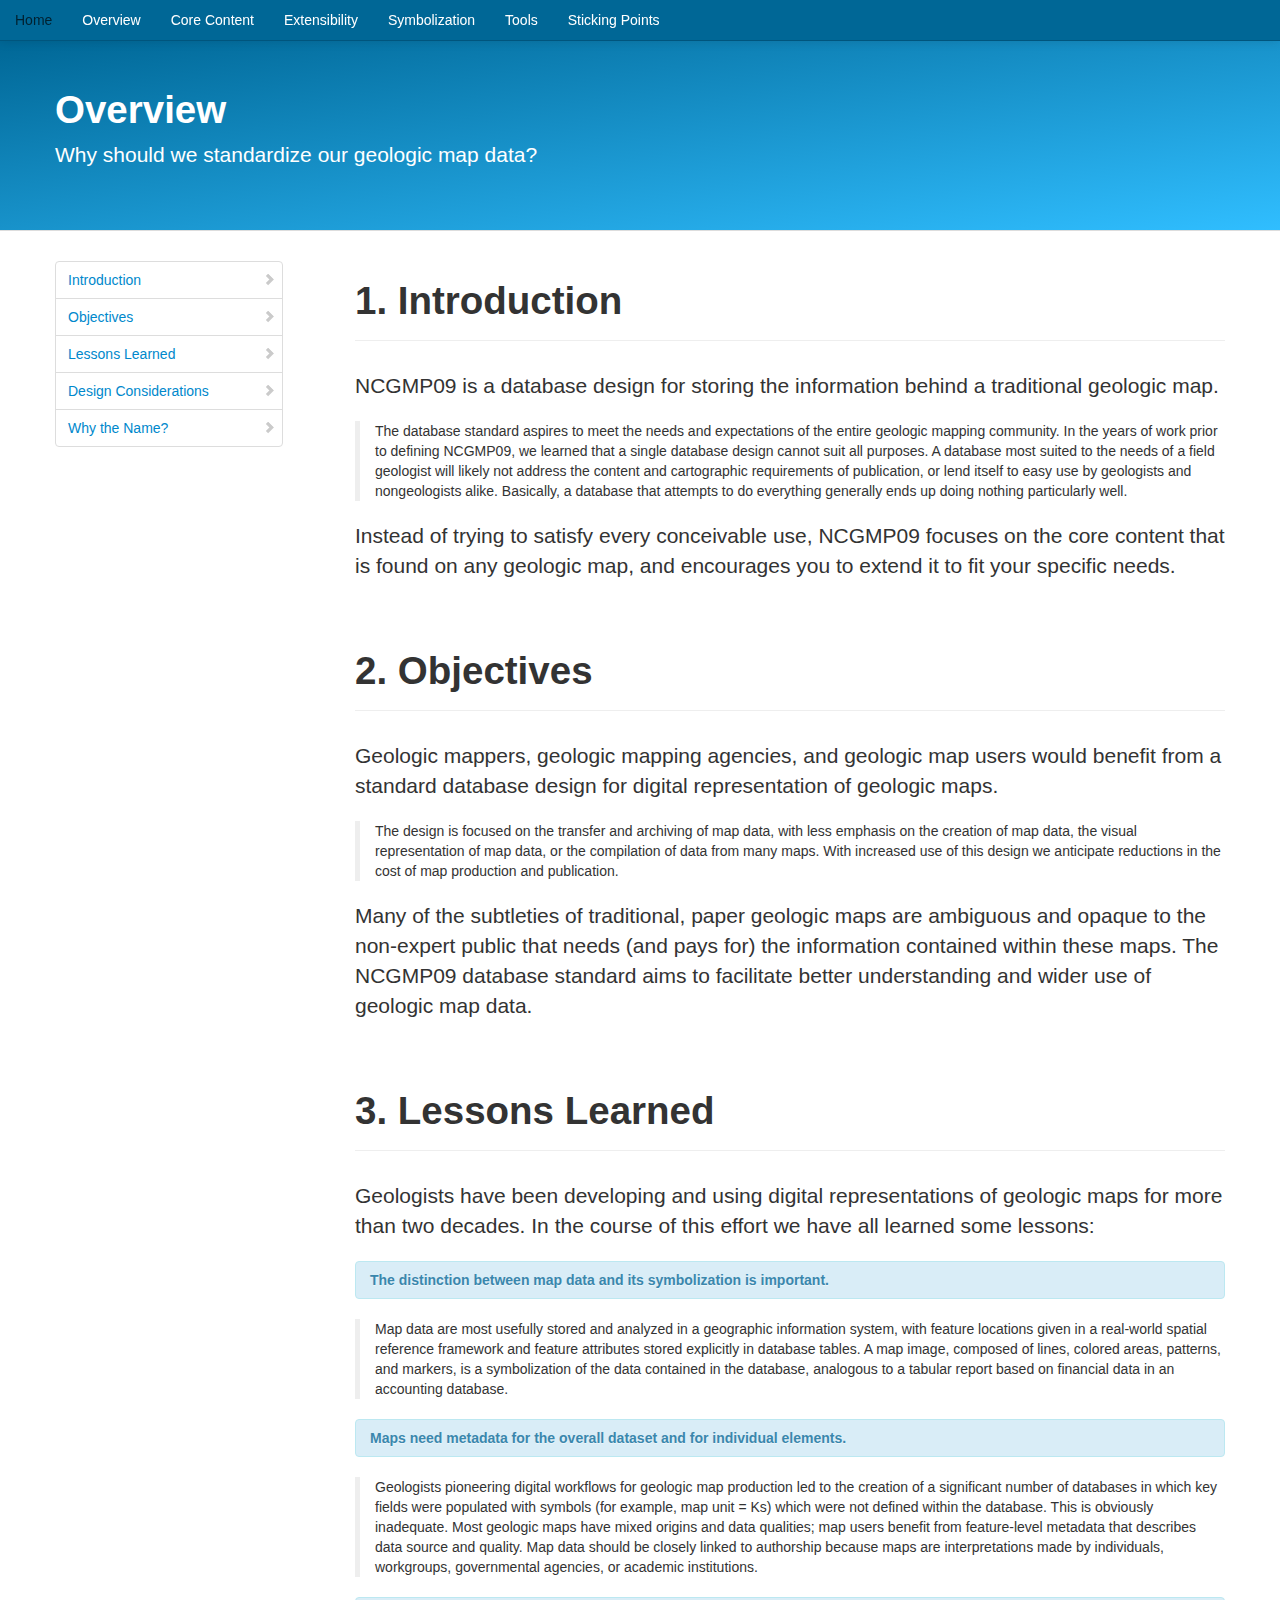
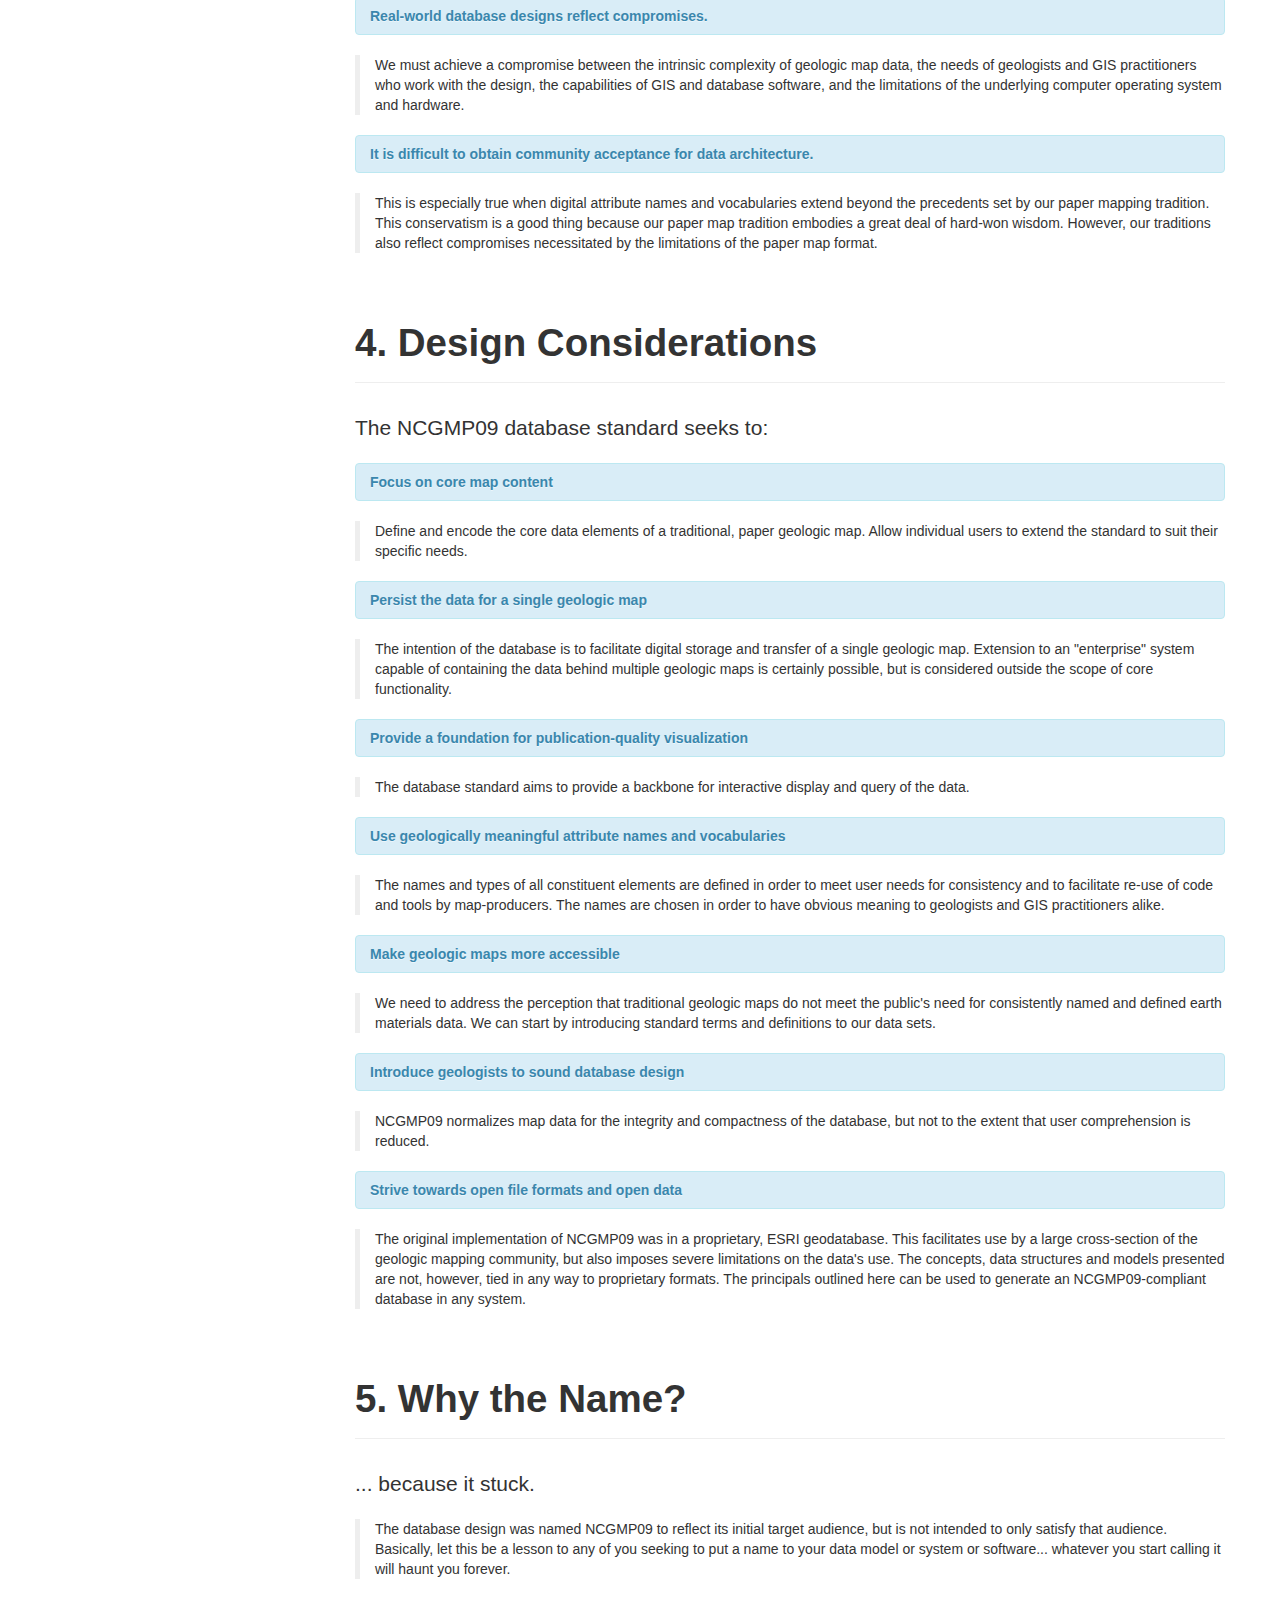
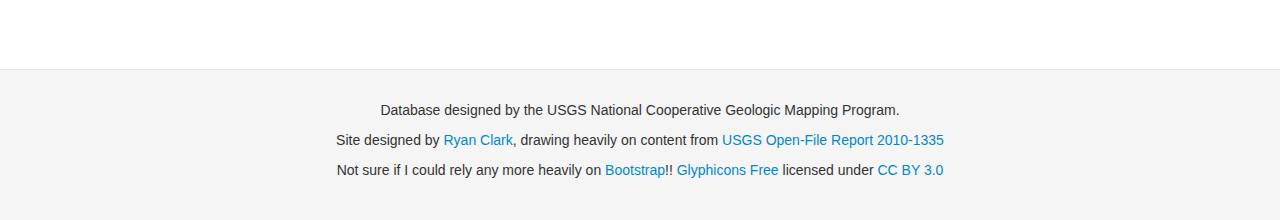
<file: overview.html>
<!DOCTYPE html>
<html lang="en">
  <head>
    <meta name="viewport" content="width=device-width, initial-scale=1.0">
    <link rel="stylesheet" media="screen" href="css/ncgmp.css">
  </head>
  <body data-spy="scroll" data-target=".ncgmp-docs-sidebar">
    <!-- Navbar-->
    <div class="navbar navbar-inverse navbar-fixed-top">
      <div id="top-nav" class="navbar-inner">
        <div class="container"></div>
        <!-- Collapsed menu-->
        <button type="button" data-toggle="collapse" data-target=".nav-collapse" class="btn btn-navbar"><span class="icon-bar"></span><span class="icon-bar"></span><span class="icon-bar"></span></button>
        <div class="nav-collapse collapse">
          <ul class="nav">
            <li><a href="./">Home</a></li>
            <li><a href="./overview.html">Overview</a></li>
            <li><a href="./core-content.html">Core Content</a></li>
            <li><a href="./extensibility.html">Extensibility</a></li>
            <li><a href="./symbolization.html">Symbolization</a></li>
            <li><a href="./tools.html">Tools</a></li>
            <li><a href="./sticking-points.html">Sticking Points</a></li>
          </ul>
        </div>
      </div>
    </div>
    <!-- Sub-Header-->
    <header class="jumbotron subhead">
      <div class="container">
        <h1><span>Overview</span></h1>
        <p class="lead"><span>Why should we standardize our geologic map data?</span></p>
      </div>
    </header>
    <div class="container">
      <div class="row">
        <!-- Sidebar-->
        <div class="span3">
          <div class="ncgmp-docs-sidebar">
            <ul class="nav nav-tabs nav-stacked ncgmp-docs-sidenav">
              <li><a href="#introduction"><i class="icon-chevron-right"></i><span>Introduction</span></a></li>
              <li><a href="#objectives"><i class="icon-chevron-right"></i><span>Objectives</span></a></li>
              <li><a href="#lessons"><i class="icon-chevron-right"></i><span>Lessons Learned</span></a></li>
              <li><a href="#design"><i class="icon-chevron-right"></i><span>Design Considerations</span></a></li>
              <li><a href="#name"><i class="icon-chevron-right"></i><span>Why the Name?</span></a></li>
            </ul>
          </div>
        </div>
        <!-- Main-->
        <div class="span9">
          <section id="introduction">
            <div class="page-header">
              <h1>1. Introduction</h1>
            </div>
            <p class="lead">NCGMP09 is a database design for storing the information behind a traditional geologic map.</p>
            <blockquote>The database standard aspires to meet the needs and expectations of the entire geologic mapping community. In the years of work prior to defining NCGMP09, we learned that a single database design cannot suit all purposes. A database most suited to the needs of a field geologist will likely not address the content and cartographic requirements of publication, or lend itself to easy use by geologists and nongeologists alike. Basically, a database that attempts to do everything generally ends up doing nothing particularly well.</blockquote>
            <p class="lead">Instead of trying to satisfy every conceivable use, NCGMP09 focuses on the core content that is found on any geologic map, and encourages you to extend it to fit your specific needs.</p>
          </section>
          <section id="objectives">
            <div class="page-header">
              <h1>2. Objectives</h1>
            </div>
            <p class="lead">Geologic mappers, geologic mapping agencies, and geologic map users would benefit from a standard database design for digital representation of geologic maps.</p>
            <blockquote>The design is focused on the transfer and archiving of map data, with less emphasis on the creation of map data, the visual representation of map data, or the compilation of data from many maps. With increased use of this design we anticipate reductions in the cost of map production and publication.</blockquote>
            <p class="lead">Many of the subtleties of traditional, paper geologic maps are ambiguous and opaque to the non-expert public that needs (and pays for) the information contained within these maps. The NCGMP09 database standard aims to facilitate better understanding and wider use of geologic map data.</p>
          </section>
          <section id="lessons">
            <div class="page-header">
              <h1>3. Lessons Learned</h1>
            </div>
            <p class="lead">Geologists have been developing and using digital representations of geologic maps for more than two decades. In the course of this effort we have all learned some lessons:</p>
            <h5 class="alert alert-info">The distinction between map data and its symbolization is important.</h5>
            <blockquote>Map data are most usefully stored and analyzed in a geographic information system, with feature locations given in a real-world spatial reference framework and feature attributes stored explicitly in database tables. A map image, composed of lines, colored areas, patterns, and markers, is a symbolization of the data contained in the database, analogous to a tabular report based on financial data in an accounting database.</blockquote>
            <h5 class="alert alert-info">Maps need metadata for the overall dataset and for individual elements.</h5>
            <blockquote>Geologists pioneering digital workflows for geologic map production led to the creation of a significant number of databases in which key fields were populated with symbols (for example, map unit = Ks) which were not defined within the database. This is obviously inadequate. Most geologic maps have mixed origins and data qualities; map users benefit from feature-level metadata that describes data source and quality. Map data should be closely linked to authorship because maps are interpretations made by individuals, workgroups, governmental agencies, or academic institutions.</blockquote>
            <h5 class="alert alert-info">Real-world database designs reflect compromises.</h5>
            <blockquote>We must achieve a compromise between the intrinsic complexity of geologic map data, the needs of geologists and GIS practitioners who work with the design, the capabilities of GIS and database software, and the limitations of the underlying computer operating system and hardware.</blockquote>
            <h5 class="alert alert-info">It is difficult to obtain community acceptance for data architecture.</h5>
            <blockquote>This is especially true when digital attribute names and vocabularies extend beyond the precedents set by our paper mapping tradition. This conservatism is a good thing because our paper map tradition embodies a great deal of hard-won wisdom. However, our traditions also reflect compromises necessitated by the limitations of the paper map format.</blockquote>
          </section>
          <section id="design">
            <div class="page-header">
              <h1>4. Design Considerations</h1>
            </div>
            <p class="lead">The NCGMP09 database standard seeks to:</p>
            <h5 class="alert alert-info">Focus on core map content</h5>
            <blockquote>Define and encode the core data elements of a traditional, paper geologic map. Allow individual users to extend the standard to suit their specific needs.</blockquote>
            <h5 class="alert alert-info">Persist the data for a single geologic map</h5>
            <blockquote>The intention of the database is to facilitate digital storage and transfer of a single geologic map. Extension to an "enterprise" system capable of containing the data behind multiple geologic maps is certainly possible, but is considered outside the scope of core functionality.</blockquote>
            <h5 class="alert alert-info">Provide a foundation for publication-quality visualization</h5>
            <blockquote>The database standard aims to provide a backbone for interactive display and query of the data.</blockquote>
            <h5 class="alert alert-info">Use geologically meaningful attribute names and vocabularies</h5>
            <blockquote>The names and types of all constituent elements are defined in order to meet user needs for consistency and to facilitate re-use of code and tools by map-producers. The names are chosen in order to have obvious meaning to geologists and GIS practitioners alike.</blockquote>
            <h5 class="alert alert-info">Make geologic maps more accessible</h5>
            <blockquote>We need to address the perception that traditional geologic maps do not meet the public's need for consistently named and defined earth materials data. We can start by introducing standard terms and definitions to our data sets.</blockquote>
            <h5 class="alert alert-info">Introduce geologists to sound database design</h5>
            <blockquote>NCGMP09 normalizes map data for the integrity and compactness of the database, but not to the extent that user comprehension is reduced.</blockquote>
            <h5 class="alert alert-info">Strive towards open file formats and open data</h5>
            <blockquote>The original implementation of NCGMP09 was in a proprietary, ESRI geodatabase. This facilitates use by a large cross-section of the geologic mapping community, but also imposes severe limitations on the data's use. The concepts, data structures and models presented are not, however, tied in any way to proprietary formats. The principals outlined here can be used to generate an NCGMP09-compliant database in any system.</blockquote>
          </section>
          <section id="name">
            <div class="page-header">
              <h1>5. Why the Name?</h1>
            </div>
            <p class="lead">... because it stuck.</p>
            <blockquote>The database design was named NCGMP09 to reflect its initial target audience, but is not intended to only satisfy that audience. Basically, let this be a lesson to any of you seeking to put a name to your data model or system or software... whatever you start calling it will haunt you forever.</blockquote>
          </section>
        </div>
      </div>
    </div>
    <!-- Footer-->
    <footer class="footer">
      <div class="container">
        <p>Database designed by the USGS National Cooperative Geologic Mapping Program.</p>
        <p>Site designed by&nbsp;<a href="mailto:ryan.clark.j@gmail.com">Ryan Clark</a><span>, drawing heavily on content from&nbsp;</span><a href="http://pubs.usgs.gov/of/2010/1335">USGS Open-File Report 2010-1335</a><span></span></p>
        <p>Not sure if I could rely any more heavily on&nbsp;<a href="http://twitter.github.io/bootstrap/index.html">Bootstrap</a><span>!!&nbsp;</span><a href="http://glyphicons.com">Glyphicons Free</a><span>&nbsp;licensed under&nbsp;</span><a href="http://creativecommons.org/licenses/by/3.0/">CC BY 3.0</a><span></span></p>
      </div>
    </footer>
    <!-- Scripts-->
    <script src="components/jquery/jquery.min.js"></script>
    <script src="components/bootstrap/js/bootstrap-scrollspy.js"></script>
    <script src="components/bootstrap/js/bootstrap-collapse.js"></script>
    <script src="components/bootstrap/js/bootstrap-affix.js"></script>
    <script>
      $('.ncgmp-docs-sidenav').affix({
          offset: {
            top: 190, bottom: 10
          }
      });
    </script>
  </body>
</html>
</file>
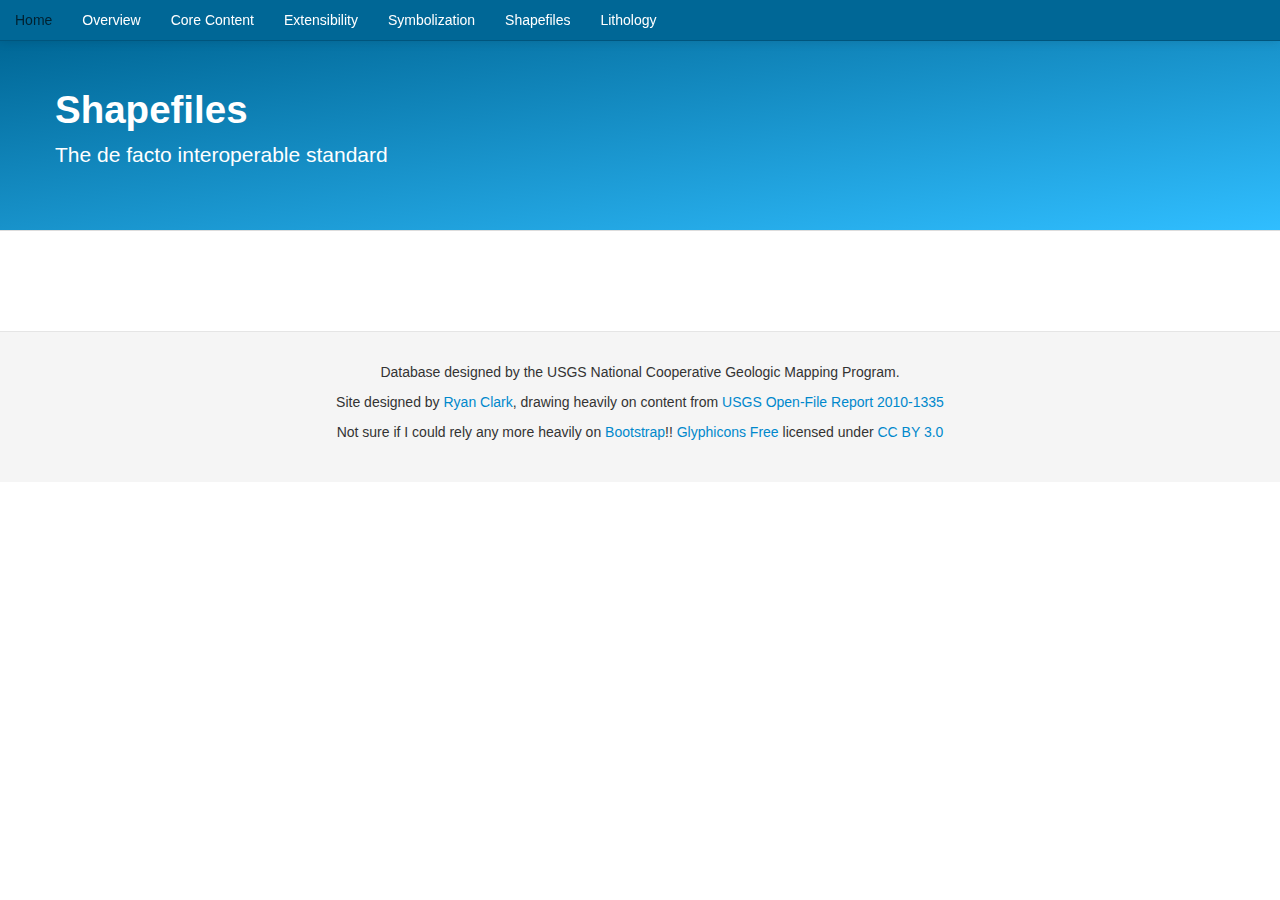
<file: shapefiles.html>
<!DOCTYPE html>
<html lang="en">
  <head>
    <meta name="viewport" content="width=device-width, initial-scale=1.0">
    <link rel="stylesheet" media="screen" href="css/ncgmp.css">
  </head>
  <body data-spy="scroll" data-target=".ncgmp-docs-sidebar">
    <!-- Navbar-->
    <div class="navbar navbar-inverse navbar-fixed-top">
      <div id="top-nav" class="navbar-inner">
        <div class="container"></div>
        <!-- Collapsed menu-->
        <button type="button" data-toggle="collapse" data-target=".nav-collapse" class="btn btn-navbar"><span class="icon-bar"></span><span class="icon-bar"></span><span class="icon-bar"></span></button>
        <div class="nav-collapse collapse">
          <ul class="nav">
            <li><a href="./home.html">Home</a></li>
            <li><a href="./overview.html">Overview</a></li>
            <li><a href="./required.html">Core Content</a></li>
            <li><a href="./as-needed.html">Extensibility</a></li>
            <li><a href="./symbolization.html">Symbolization</a></li>
            <li><a href="./shapefiles.html">Shapefiles</a></li>
            <li><a href="./lithology.html">Lithology</a></li>
          </ul>
        </div>
      </div>
    </div>
    <!-- Sub-Header-->
    <header class="jumbotron subhead">
      <div class="container">
        <h1><span>Shapefiles</span></h1>
        <p class="lead"><span>The de facto interoperable standard</span></p>
      </div>
    </header>
    <div class="container">
      <div class="row">
        <!-- Sidebar-->
        <div class="span3">
          <div class="ncgmp-docs-sidebar">
            <ul class="nav nav-tabs nav-stacked ncgmp-docs-sidenav">
            </ul>
          </div>
        </div>
        <!-- Main-->
        <div class="span9">
        </div>
      </div>
    </div>
    <!-- Footer-->
    <footer class="footer">
      <div class="container">
        <p>Database designed by the USGS National Cooperative Geologic Mapping Program.</p>
        <p>Site designed by&nbsp;<a href="mailto:ryan.clark.j@gmail.com">Ryan Clark</a><span>, drawing heavily on content from&nbsp;</span><a href="http://pubs.usgs.gov/of/2010/1335">USGS Open-File Report 2010-1335</a><span></span></p>
        <p>Not sure if I could rely any more heavily on&nbsp;<a href="http://twitter.github.io/bootstrap/index.html">Bootstrap</a><span>!!&nbsp;</span><a href="http://glyphicons.com">Glyphicons Free</a><span>&nbsp;licensed under&nbsp;</span><a href="http://creativecommons.org/licenses/by/3.0/">CC BY 3.0</a><span></span></p>
      </div>
    </footer>
    <!-- Scripts-->
    <script src="components/jquery/jquery.min.js"></script>
    <script src="components/bootstrap/js/bootstrap-scrollspy.js"></script>
    <script src="components/bootstrap/js/bootstrap-collapse.js"></script>
    <script src="components/bootstrap/js/bootstrap-affix.js"></script>
    <script>
      $('.ncgmp-docs-sidenav').affix({
          offset: {
            top: 190, bottom: 10
          }
      });
    </script>
  </body>
</html>
</file>
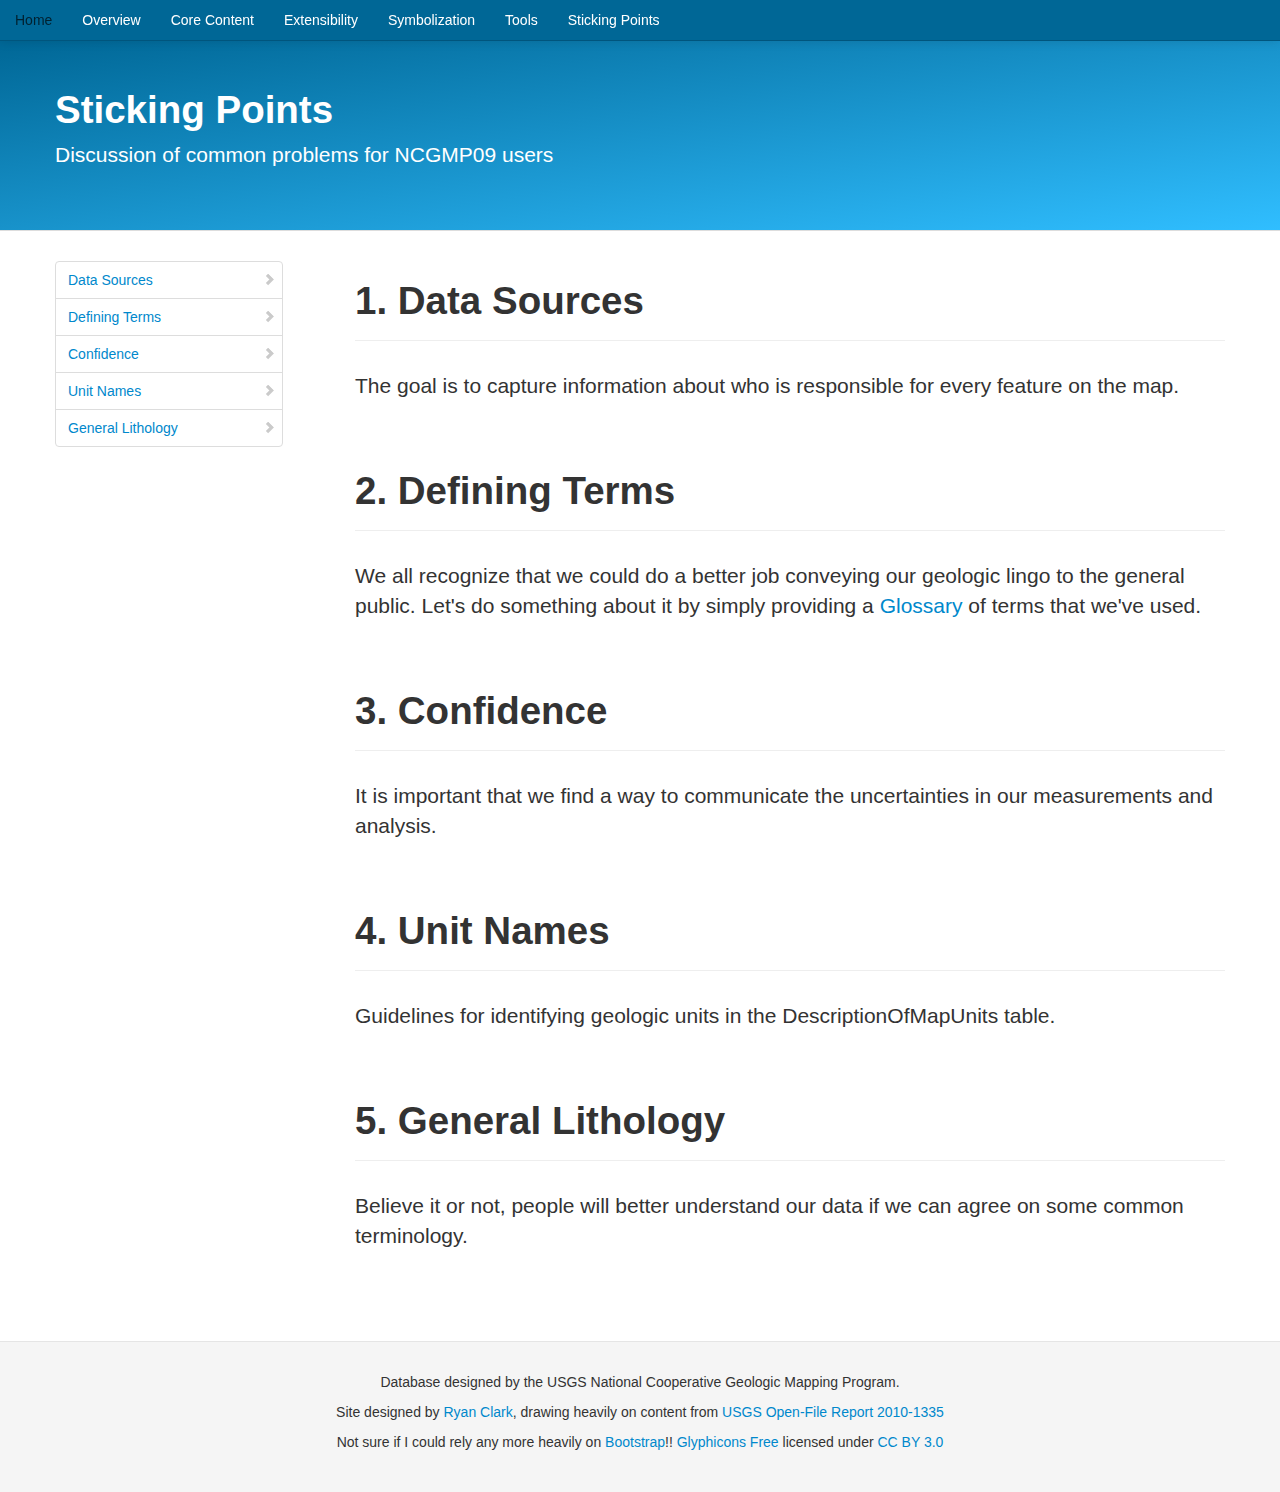
<file: sticking-points.html>
<!DOCTYPE html>
<html lang="en">
  <head>
    <meta name="viewport" content="width=device-width, initial-scale=1.0">
    <link rel="stylesheet" media="screen" href="css/ncgmp.css">
  </head>
  <body data-spy="scroll" data-target=".ncgmp-docs-sidebar">
    <!-- Navbar-->
    <div class="navbar navbar-inverse navbar-fixed-top">
      <div id="top-nav" class="navbar-inner">
        <div class="container"></div>
        <!-- Collapsed menu-->
        <button type="button" data-toggle="collapse" data-target=".nav-collapse" class="btn btn-navbar"><span class="icon-bar"></span><span class="icon-bar"></span><span class="icon-bar"></span></button>
        <div class="nav-collapse collapse">
          <ul class="nav">
            <li><a href="./">Home</a></li>
            <li><a href="./overview.html">Overview</a></li>
            <li><a href="./core-content.html">Core Content</a></li>
            <li><a href="./extensibility.html">Extensibility</a></li>
            <li><a href="./symbolization.html">Symbolization</a></li>
            <li><a href="./tools.html">Tools</a></li>
            <li><a href="./sticking-points.html">Sticking Points</a></li>
          </ul>
        </div>
      </div>
    </div>
    <!-- Sub-Header-->
    <header class="jumbotron subhead">
      <div class="container">
        <h1><span>Sticking Points</span></h1>
        <p class="lead"><span>Discussion of common problems for NCGMP09 users</span></p>
      </div>
    </header>
    <div class="container">
      <div class="row">
        <!-- Sidebar-->
        <div class="span3">
          <div class="ncgmp-docs-sidebar">
            <ul class="nav nav-tabs nav-stacked ncgmp-docs-sidenav">
              <li><a href="#datasources"><i class="icon-chevron-right"></i><span>Data Sources</span></a></li>
              <li><a href="#definingterms"><i class="icon-chevron-right"></i><span>Defining Terms</span></a></li>
              <li><a href="#confidence"><i class="icon-chevron-right"></i><span>Confidence</span></a></li>
              <li><a href="#unitnames"><i class="icon-chevron-right"></i><span>Unit Names</span></a></li>
              <li><a href="#generallithology"><i class="icon-chevron-right"></i><span>General Lithology</span></a></li>
            </ul>
          </div>
        </div>
        <!-- Main-->
        <div class="span9">
          <section id="datasources">
            <div class="page-header">
              <h1>1. Data Sources</h1>
            </div>
            <p class="lead">The goal is to capture information about who is responsible for every feature on the map.</p>
          </section>
          <section id="definingterms">
            <div class="page-header">
              <h1>2. Defining Terms</h1>
            </div>
            <p class="lead">
              We all recognize that we could do a better job conveying our geologic lingo to the general public. Let's
               do something about it by simply providing a <a href="core-content.html#glossary">Glossary</a> of terms
               that we've used.
            </p>
          </section>
          <section id="confidence">
            <div class="page-header">
              <h1>3. Confidence</h1>
            </div>
            <p class="lead">It is important that we find a way to communicate the uncertainties in our measurements and analysis.</p>
          </section>
          <section id="unitnames">
            <div class="page-header">
              <h1>4. Unit Names</h1>
            </div>
            <p class="lead">Guidelines for identifying geologic units in the DescriptionOfMapUnits table.</p>
          </section>
          <section id="generallithology">
            <div class="page-header">
              <h1>5. General Lithology</h1>
            </div>
            <p class="lead">Believe it or not, people will better understand our data if we can agree on some common terminology.</p>
          </section>
        </div>
      </div>
    </div>
    <!-- Footer-->
    <footer class="footer">
      <div class="container">
        <p>Database designed by the USGS National Cooperative Geologic Mapping Program.</p>
        <p>Site designed by&nbsp;<a href="mailto:ryan.clark.j@gmail.com">Ryan Clark</a><span>, drawing heavily on content from&nbsp;</span><a href="http://pubs.usgs.gov/of/2010/1335">USGS Open-File Report 2010-1335</a><span></span></p>
        <p>Not sure if I could rely any more heavily on&nbsp;<a href="http://twitter.github.io/bootstrap/index.html">Bootstrap</a><span>!!&nbsp;</span><a href="http://glyphicons.com">Glyphicons Free</a><span>&nbsp;licensed under&nbsp;</span><a href="http://creativecommons.org/licenses/by/3.0/">CC BY 3.0</a><span></span></p>
      </div>
    </footer>
    <!-- Scripts-->
    <script src="components/jquery/jquery.min.js"></script>
    <script src="components/bootstrap/js/bootstrap-scrollspy.js"></script>
    <script src="components/bootstrap/js/bootstrap-collapse.js"></script>
    <script src="components/bootstrap/js/bootstrap-affix.js"></script>
    <script>
      $('.ncgmp-docs-sidenav').affix({
          offset: {
            top: 190, bottom: 10
          }
      });
    </script>
  </body>
</html>
</file>
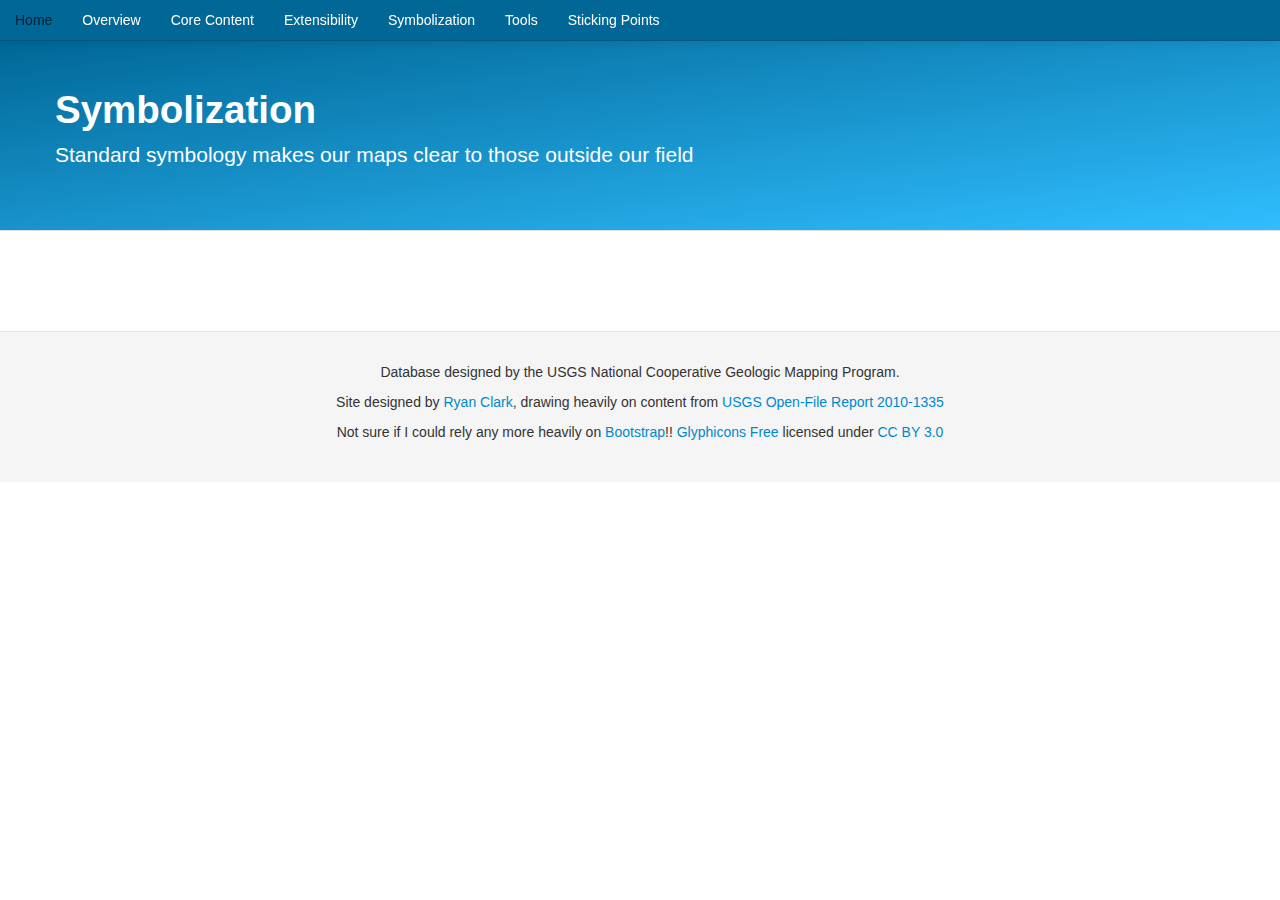
<file: symbolization.html>
<!DOCTYPE html>
<html lang="en">
  <head>
    <meta name="viewport" content="width=device-width, initial-scale=1.0">
    <link rel="stylesheet" media="screen" href="css/ncgmp.css">
  </head>
  <body data-spy="scroll" data-target=".ncgmp-docs-sidebar">
    <!-- Navbar-->
    <div class="navbar navbar-inverse navbar-fixed-top">
      <div id="top-nav" class="navbar-inner">
        <div class="container"></div>
        <!-- Collapsed menu-->
        <button type="button" data-toggle="collapse" data-target=".nav-collapse" class="btn btn-navbar"><span class="icon-bar"></span><span class="icon-bar"></span><span class="icon-bar"></span></button>
        <div class="nav-collapse collapse">
          <ul class="nav">
            <li><a href="./">Home</a></li>
            <li><a href="./overview.html">Overview</a></li>
            <li><a href="./core-content.html">Core Content</a></li>
            <li><a href="./extensibility.html">Extensibility</a></li>
            <li><a href="./symbolization.html">Symbolization</a></li>
            <li><a href="./tools.html">Tools</a></li>
            <li><a href="./sticking-points.html">Sticking Points</a></li>
          </ul>
        </div>
      </div>
    </div>
    <!-- Sub-Header-->
    <header class="jumbotron subhead">
      <div class="container">
        <h1><span>Symbolization</span></h1>
        <p class="lead"><span>Standard symbology makes our maps clear to those outside our field</span></p>
      </div>
    </header>
    <div class="container">
      <div class="row">
        <!-- Sidebar-->
        <div class="span3">
          <div class="ncgmp-docs-sidebar">
            <ul class="nav nav-tabs nav-stacked ncgmp-docs-sidenav">
            </ul>
          </div>
        </div>
        <!-- Main-->
        <div class="span9">
        </div>
      </div>
    </div>
    <!-- Footer-->
    <footer class="footer">
      <div class="container">
        <p>Database designed by the USGS National Cooperative Geologic Mapping Program.</p>
        <p>Site designed by&nbsp;<a href="mailto:ryan.clark.j@gmail.com">Ryan Clark</a><span>, drawing heavily on content from&nbsp;</span><a href="http://pubs.usgs.gov/of/2010/1335">USGS Open-File Report 2010-1335</a><span></span></p>
        <p>Not sure if I could rely any more heavily on&nbsp;<a href="http://twitter.github.io/bootstrap/index.html">Bootstrap</a><span>!!&nbsp;</span><a href="http://glyphicons.com">Glyphicons Free</a><span>&nbsp;licensed under&nbsp;</span><a href="http://creativecommons.org/licenses/by/3.0/">CC BY 3.0</a><span></span></p>
      </div>
    </footer>
    <!-- Scripts-->
    <script src="components/jquery/jquery.min.js"></script>
    <script src="components/bootstrap/js/bootstrap-scrollspy.js"></script>
    <script src="components/bootstrap/js/bootstrap-collapse.js"></script>
    <script src="components/bootstrap/js/bootstrap-affix.js"></script>
    <script>
      $('.ncgmp-docs-sidenav').affix({
          offset: {
            top: 190, bottom: 10
          }
      });
    </script>
  </body>
</html>
</file>
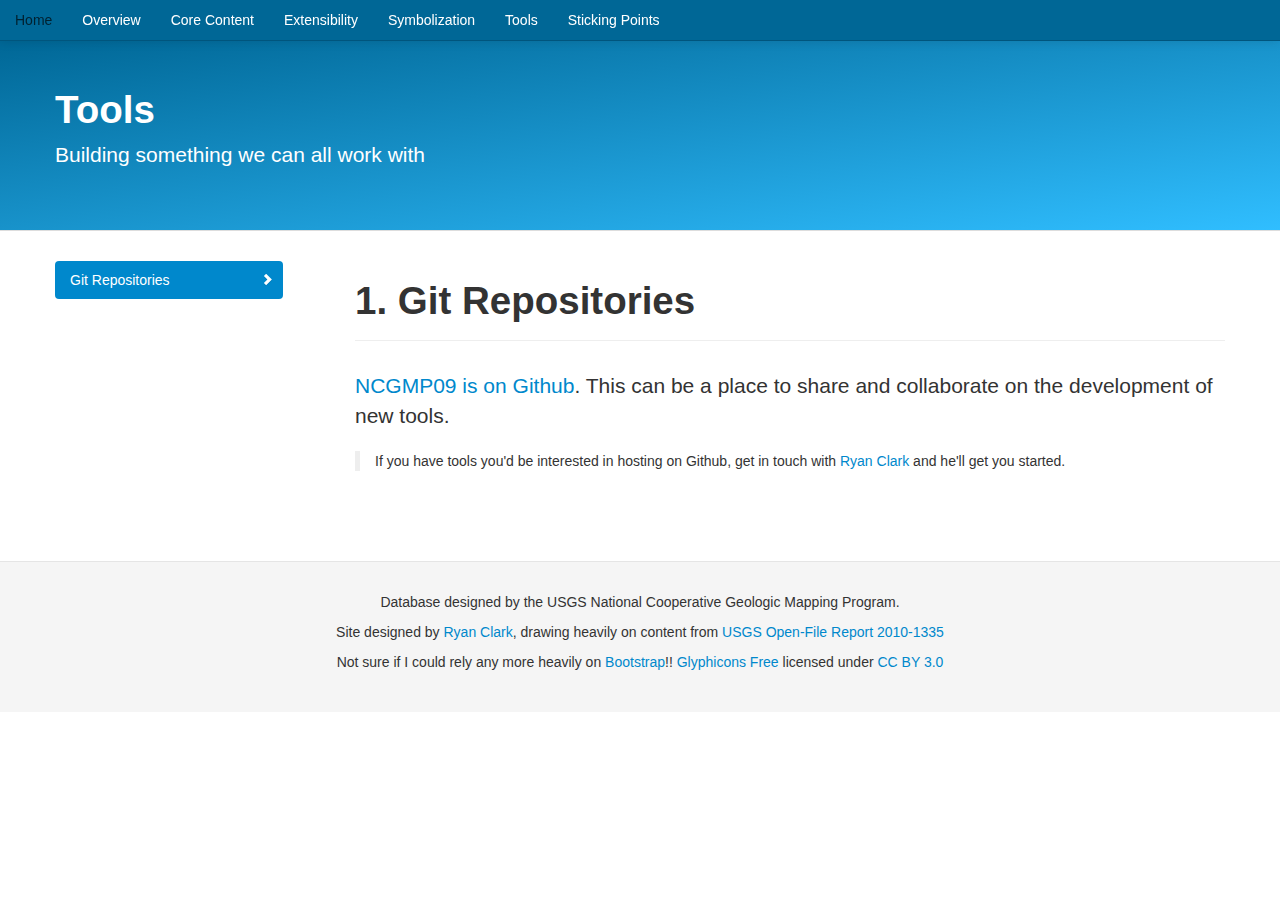
<file: tools.html>
<!DOCTYPE html>
<html lang="en">
  <head>
    <meta name="viewport" content="width=device-width, initial-scale=1.0">
    <link rel="stylesheet" media="screen" href="css/ncgmp.css">
  </head>
  <body data-spy="scroll" data-target=".ncgmp-docs-sidebar">
    <!-- Navbar-->
    <div class="navbar navbar-inverse navbar-fixed-top">
      <div id="top-nav" class="navbar-inner">
        <div class="container"></div>
        <!-- Collapsed menu-->
        <button type="button" data-toggle="collapse" data-target=".nav-collapse" class="btn btn-navbar"><span class="icon-bar"></span><span class="icon-bar"></span><span class="icon-bar"></span></button>
        <div class="nav-collapse collapse">
          <ul class="nav">
            <li><a href="./">Home</a></li>
            <li><a href="./overview.html">Overview</a></li>
            <li><a href="./core-content.html">Core Content</a></li>
            <li><a href="./extensibility.html">Extensibility</a></li>
            <li><a href="./symbolization.html">Symbolization</a></li>
            <li><a href="./tools.html">Tools</a></li>
            <li><a href="./sticking-points.html">Sticking Points</a></li>
          </ul>
        </div>
      </div>
    </div>
    <!-- Sub-Header-->
    <header class="jumbotron subhead">
      <div class="container">
        <h1><span>Tools</span></h1>
        <p class="lead"><span>Building something we can all work with</span></p>
      </div>
    </header>
    <div class="container">
      <div class="row">
        <!-- Sidebar-->
        <div class="span3">
          <div class="ncgmp-docs-sidebar">
            <ul class="nav nav-tabs nav-stacked ncgmp-docs-sidenav">
              <li><a href="#github"><i class="icon-chevron-right"></i><span>Git Repositories</span></a></li>
            </ul>
          </div>
        </div>
        <!-- Main-->
        <div class="span9">
          <section id="github">
            <div class="page-header">
              <h1>1. Git Repositories</h1>
            </div>
            <p class="lead">
              <a href="https://github.com/ncgmp09">NCGMP09 is on Github</a>. This can be a place to share
              and collaborate on the development of new tools.
            </p>
            <blockquote>
              If you have tools you'd be interested in hosting on Github, get in touch with
              <a href="mailto:ryan.clark@azgs.az.gov">Ryan Clark</a> and he'll get you started.
            </blockquote>
          </section>
        </div>
      </div>
    </div>
    <!-- Footer-->
    <footer class="footer">
      <div class="container">
        <p>Database designed by the USGS National Cooperative Geologic Mapping Program.</p>
        <p>Site designed by&nbsp;<a href="mailto:ryan.clark.j@gmail.com">Ryan Clark</a><span>, drawing heavily on content from&nbsp;</span><a href="http://pubs.usgs.gov/of/2010/1335">USGS Open-File Report 2010-1335</a><span></span></p>
        <p>Not sure if I could rely any more heavily on&nbsp;<a href="http://twitter.github.io/bootstrap/index.html">Bootstrap</a><span>!!&nbsp;</span><a href="http://glyphicons.com">Glyphicons Free</a><span>&nbsp;licensed under&nbsp;</span><a href="http://creativecommons.org/licenses/by/3.0/">CC BY 3.0</a><span></span></p>
      </div>
    </footer>
    <!-- Scripts-->
    <script src="components/jquery/jquery.min.js"></script>
    <script src="components/bootstrap/js/bootstrap-scrollspy.js"></script>
    <script src="components/bootstrap/js/bootstrap-collapse.js"></script>
    <script src="components/bootstrap/js/bootstrap-affix.js"></script>
    <script>
      $('.ncgmp-docs-sidenav').affix({
          offset: {
            top: 190, bottom: 10
          }
      });
    </script>
  </body>
</html>
</file>
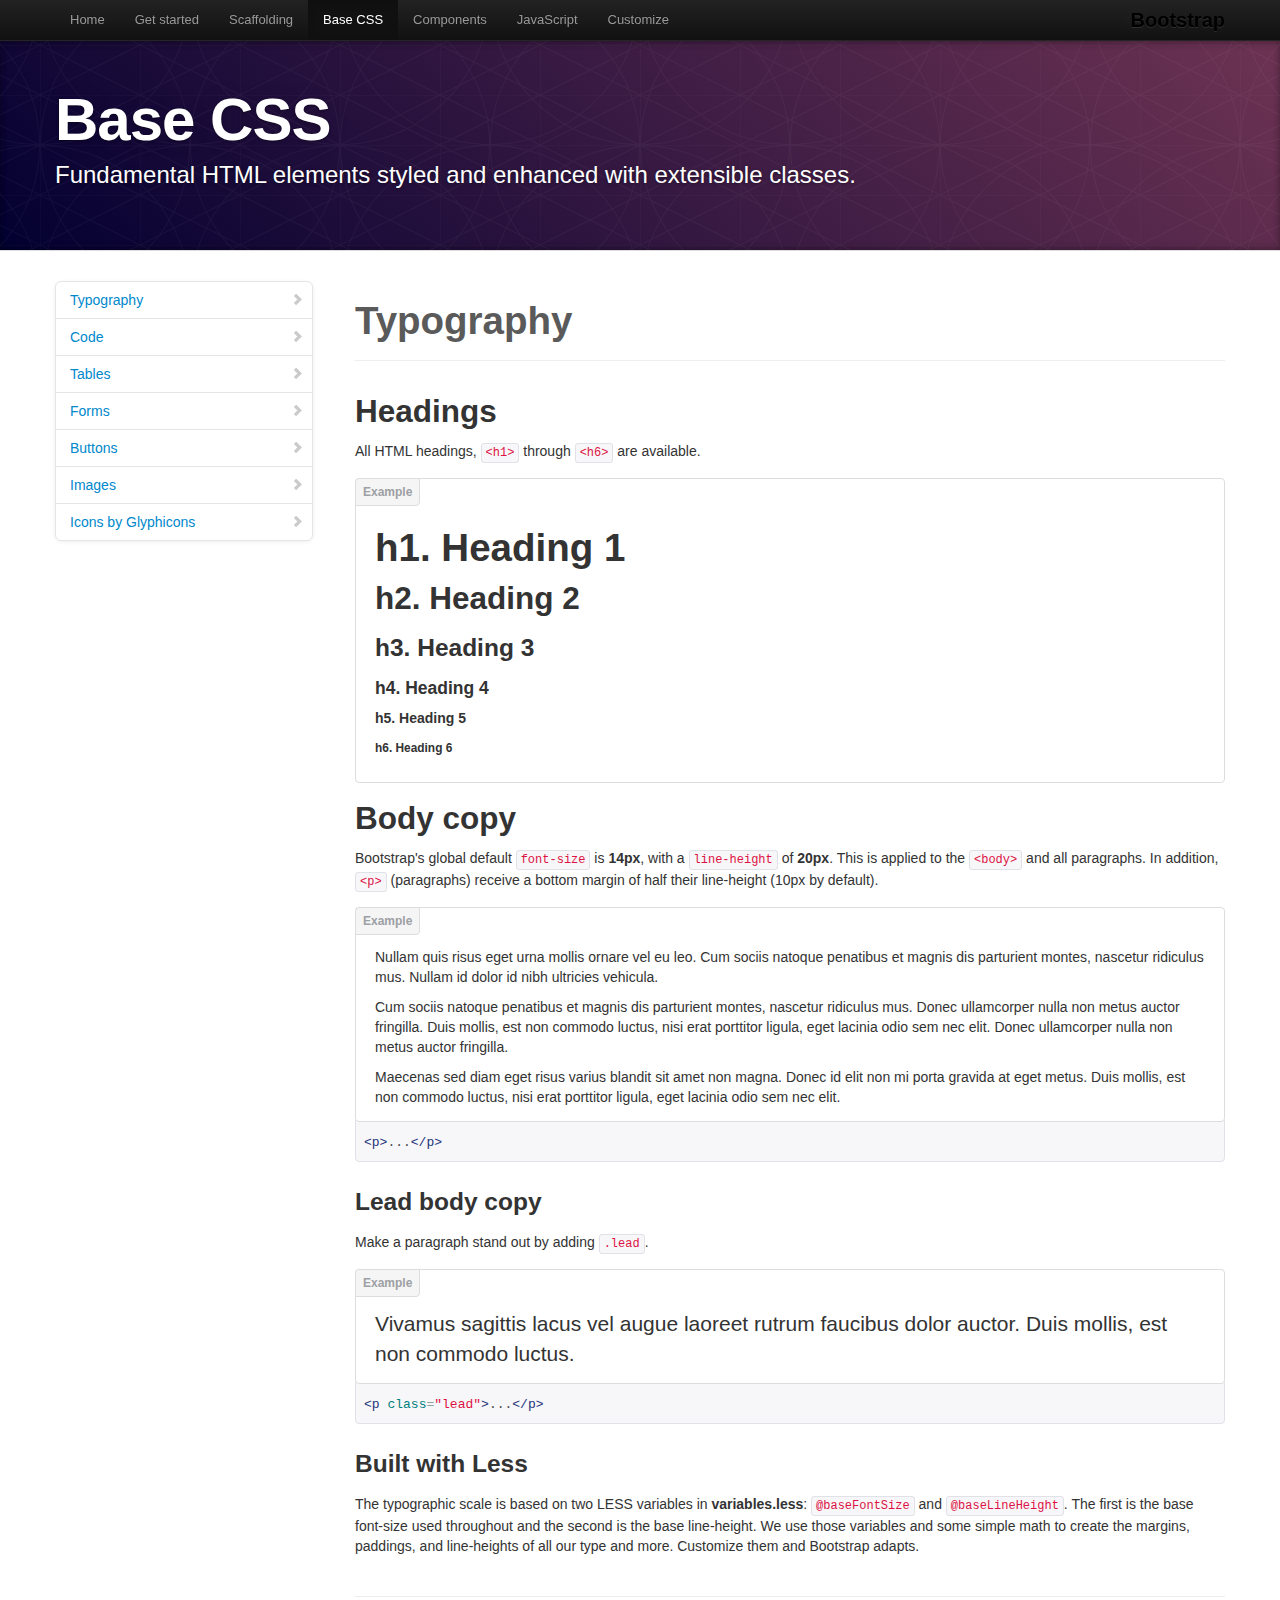
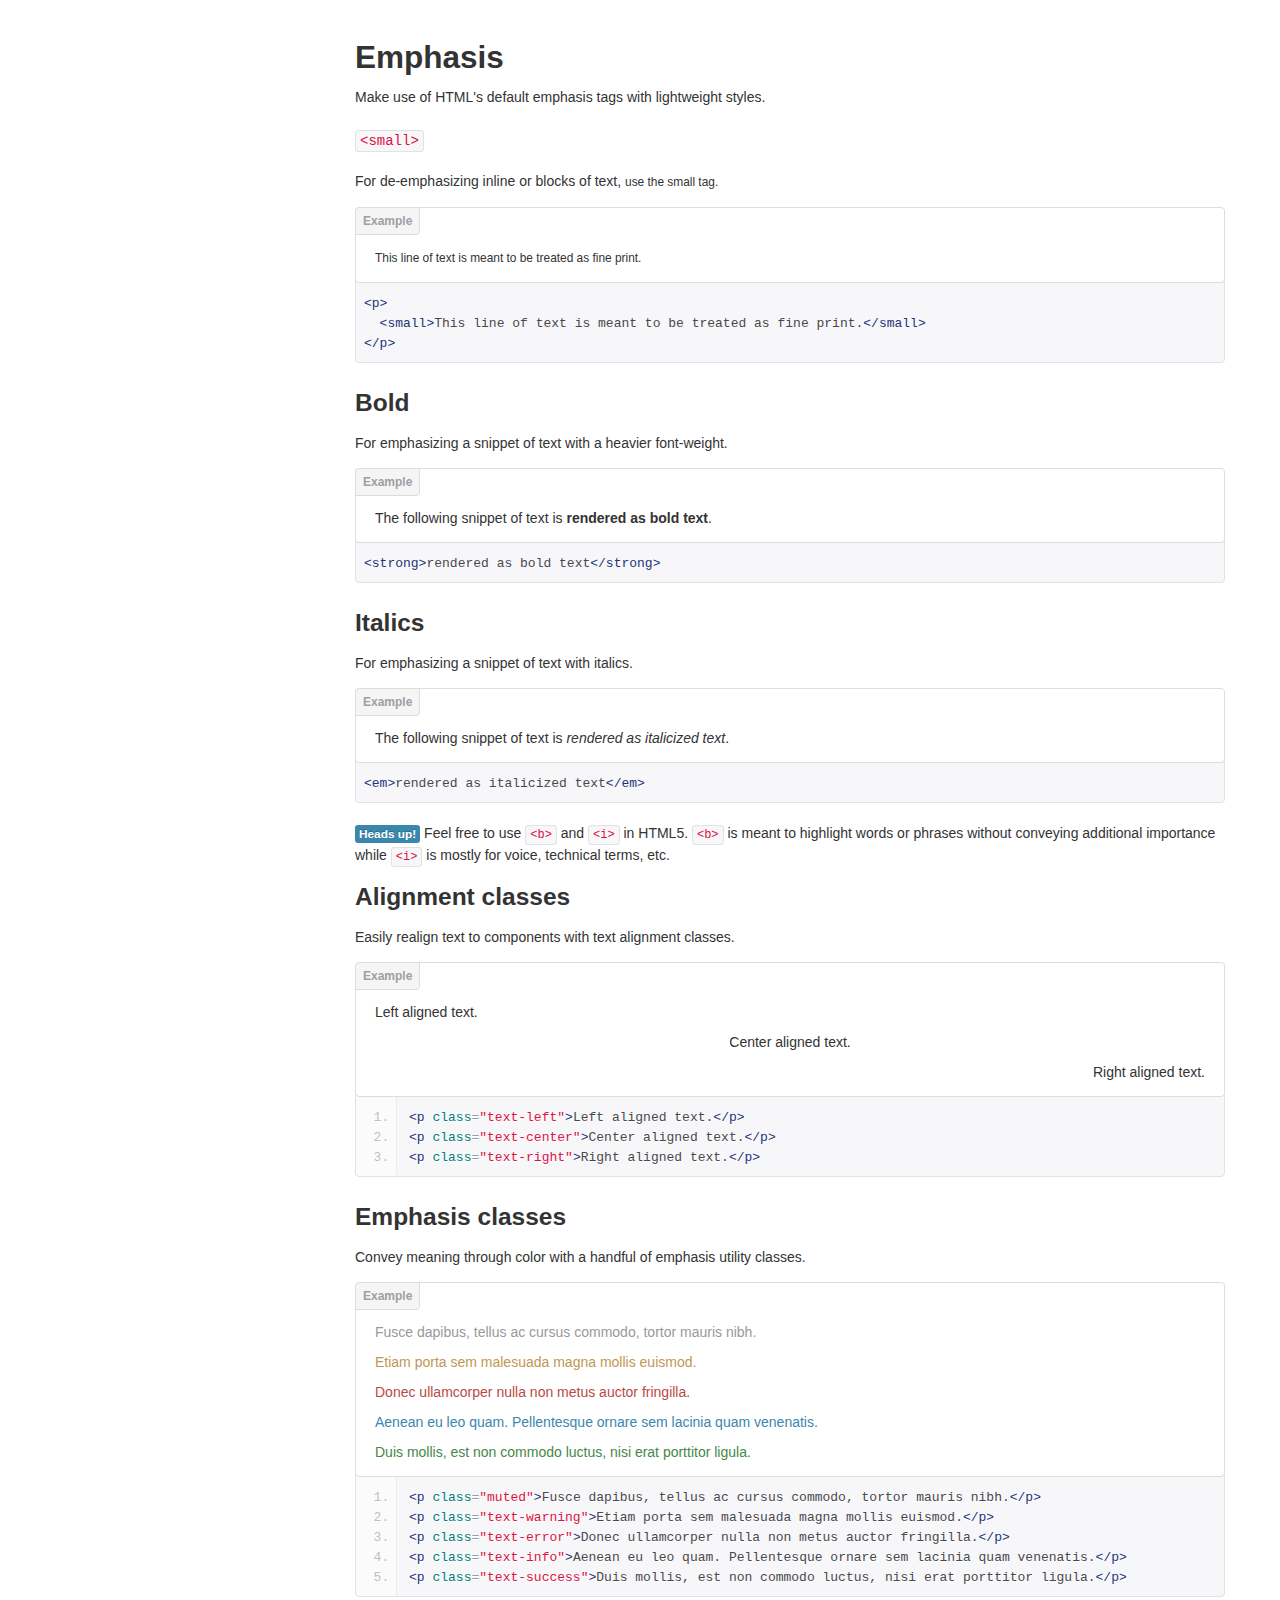
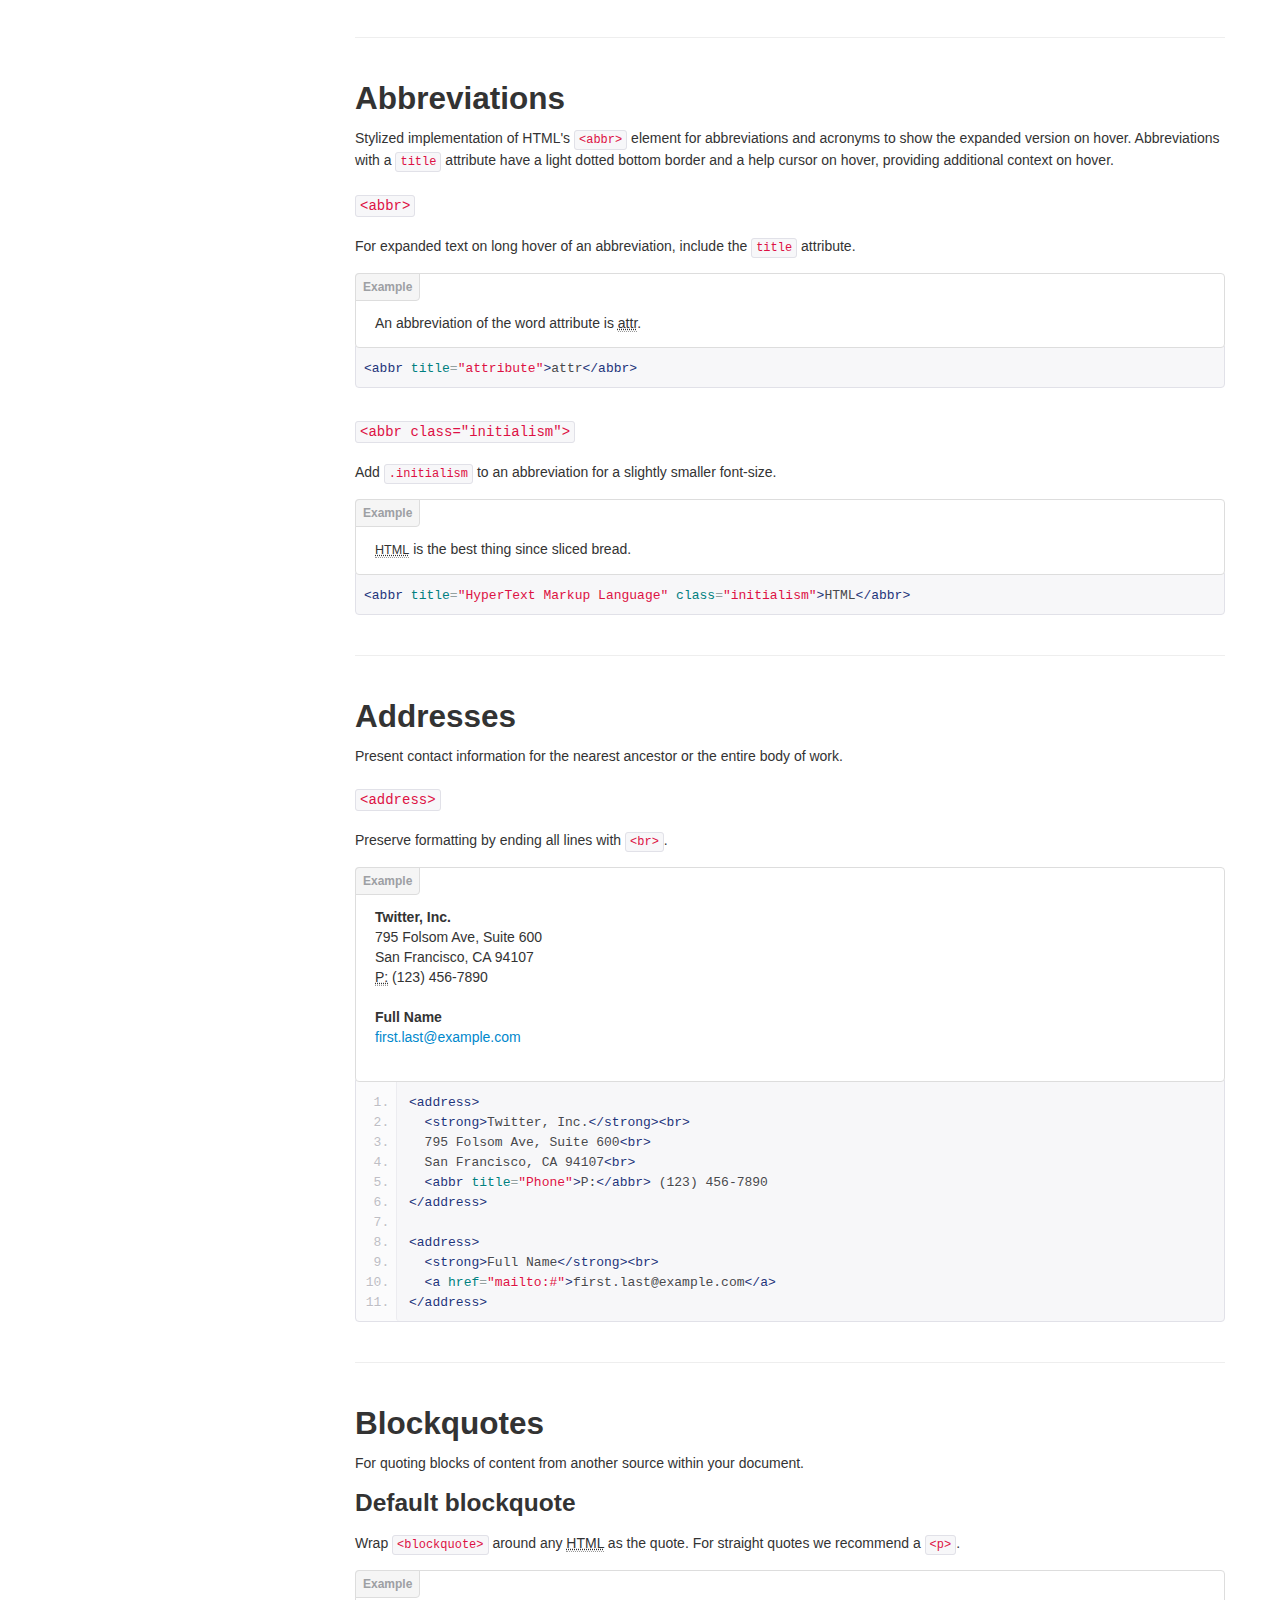
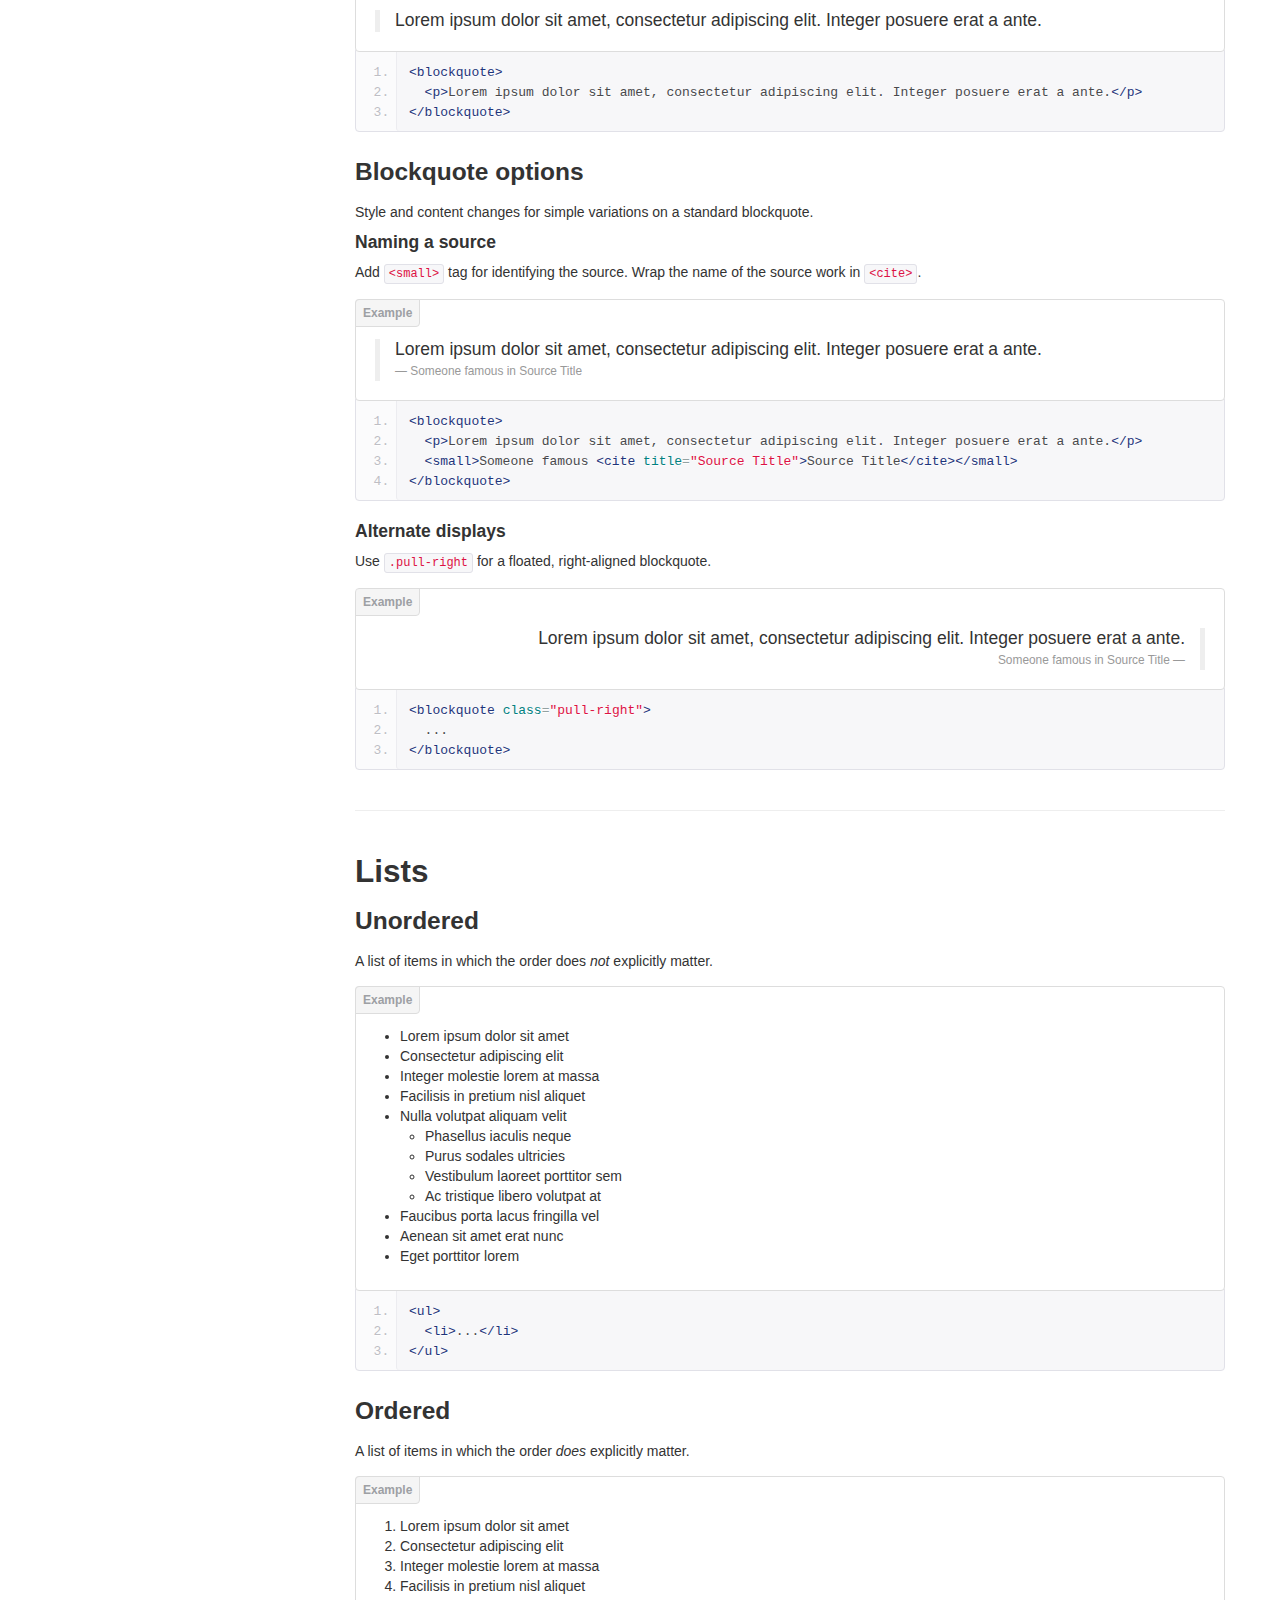
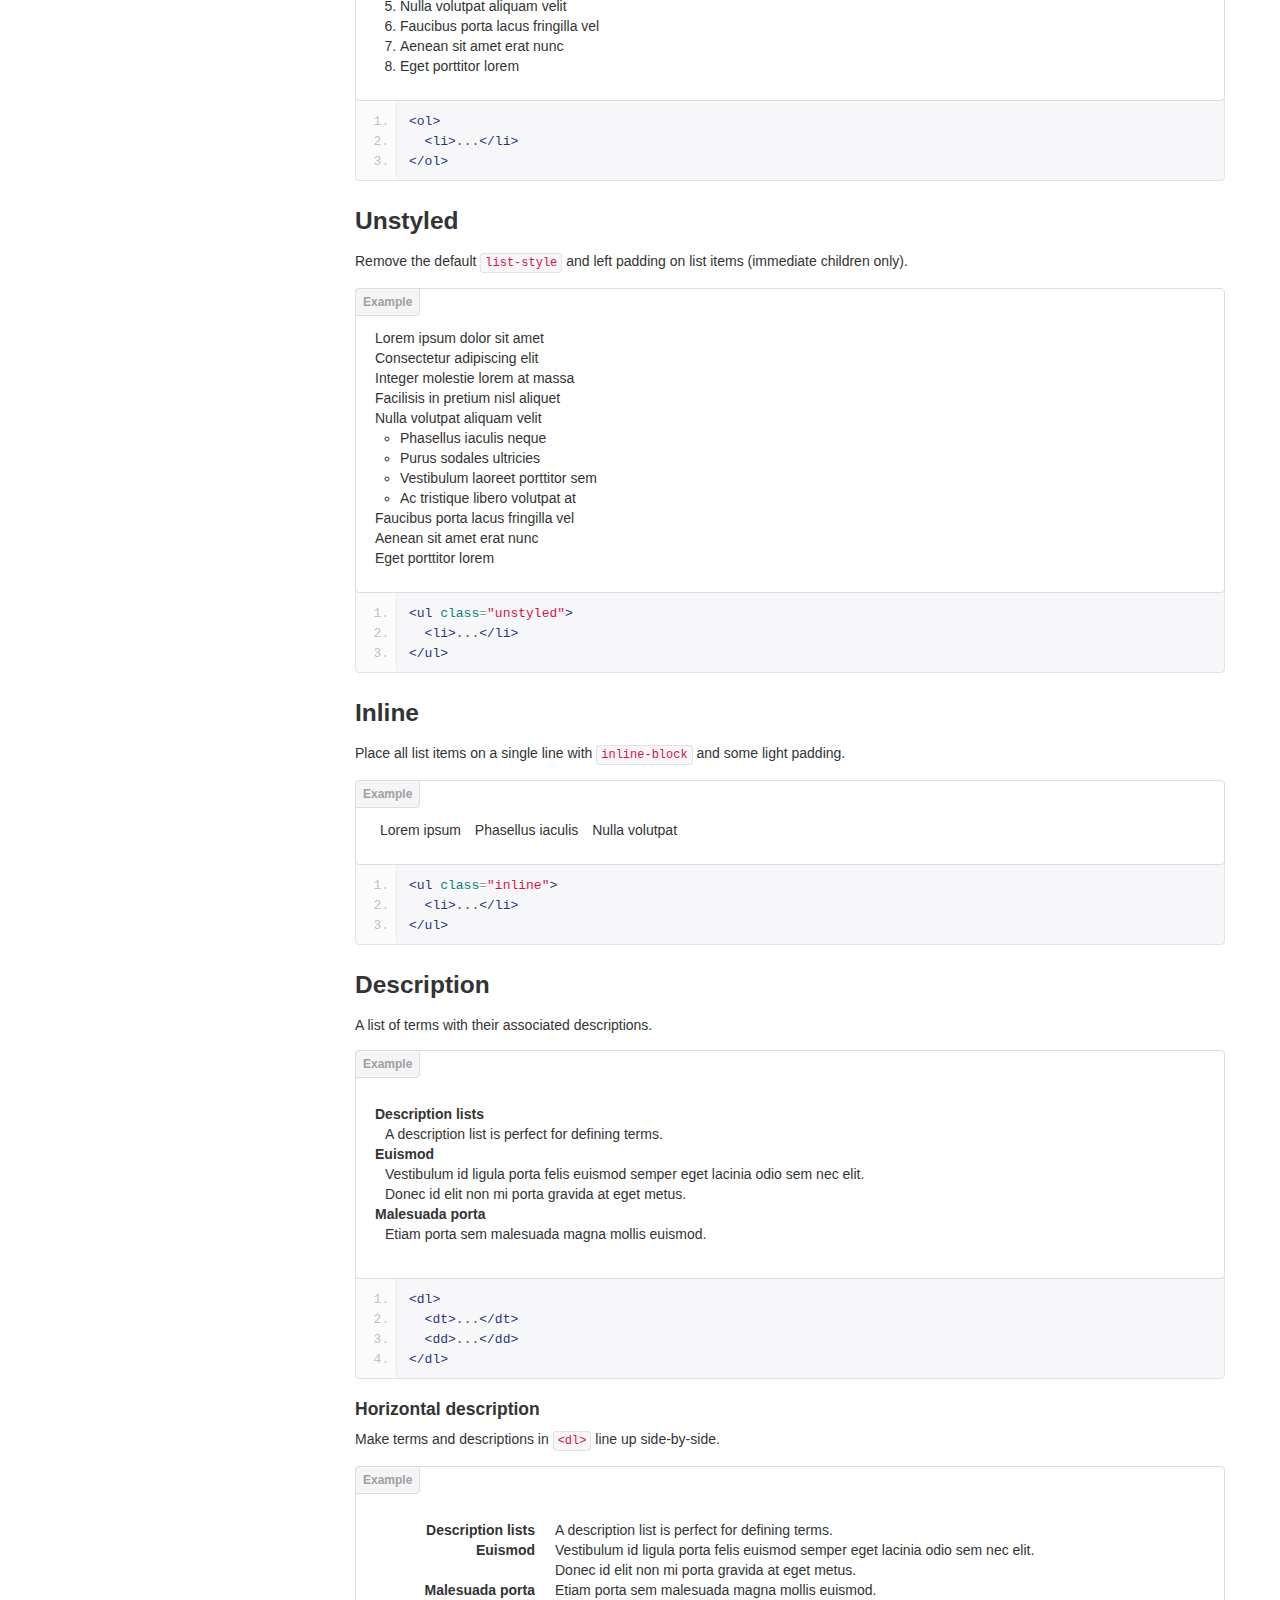
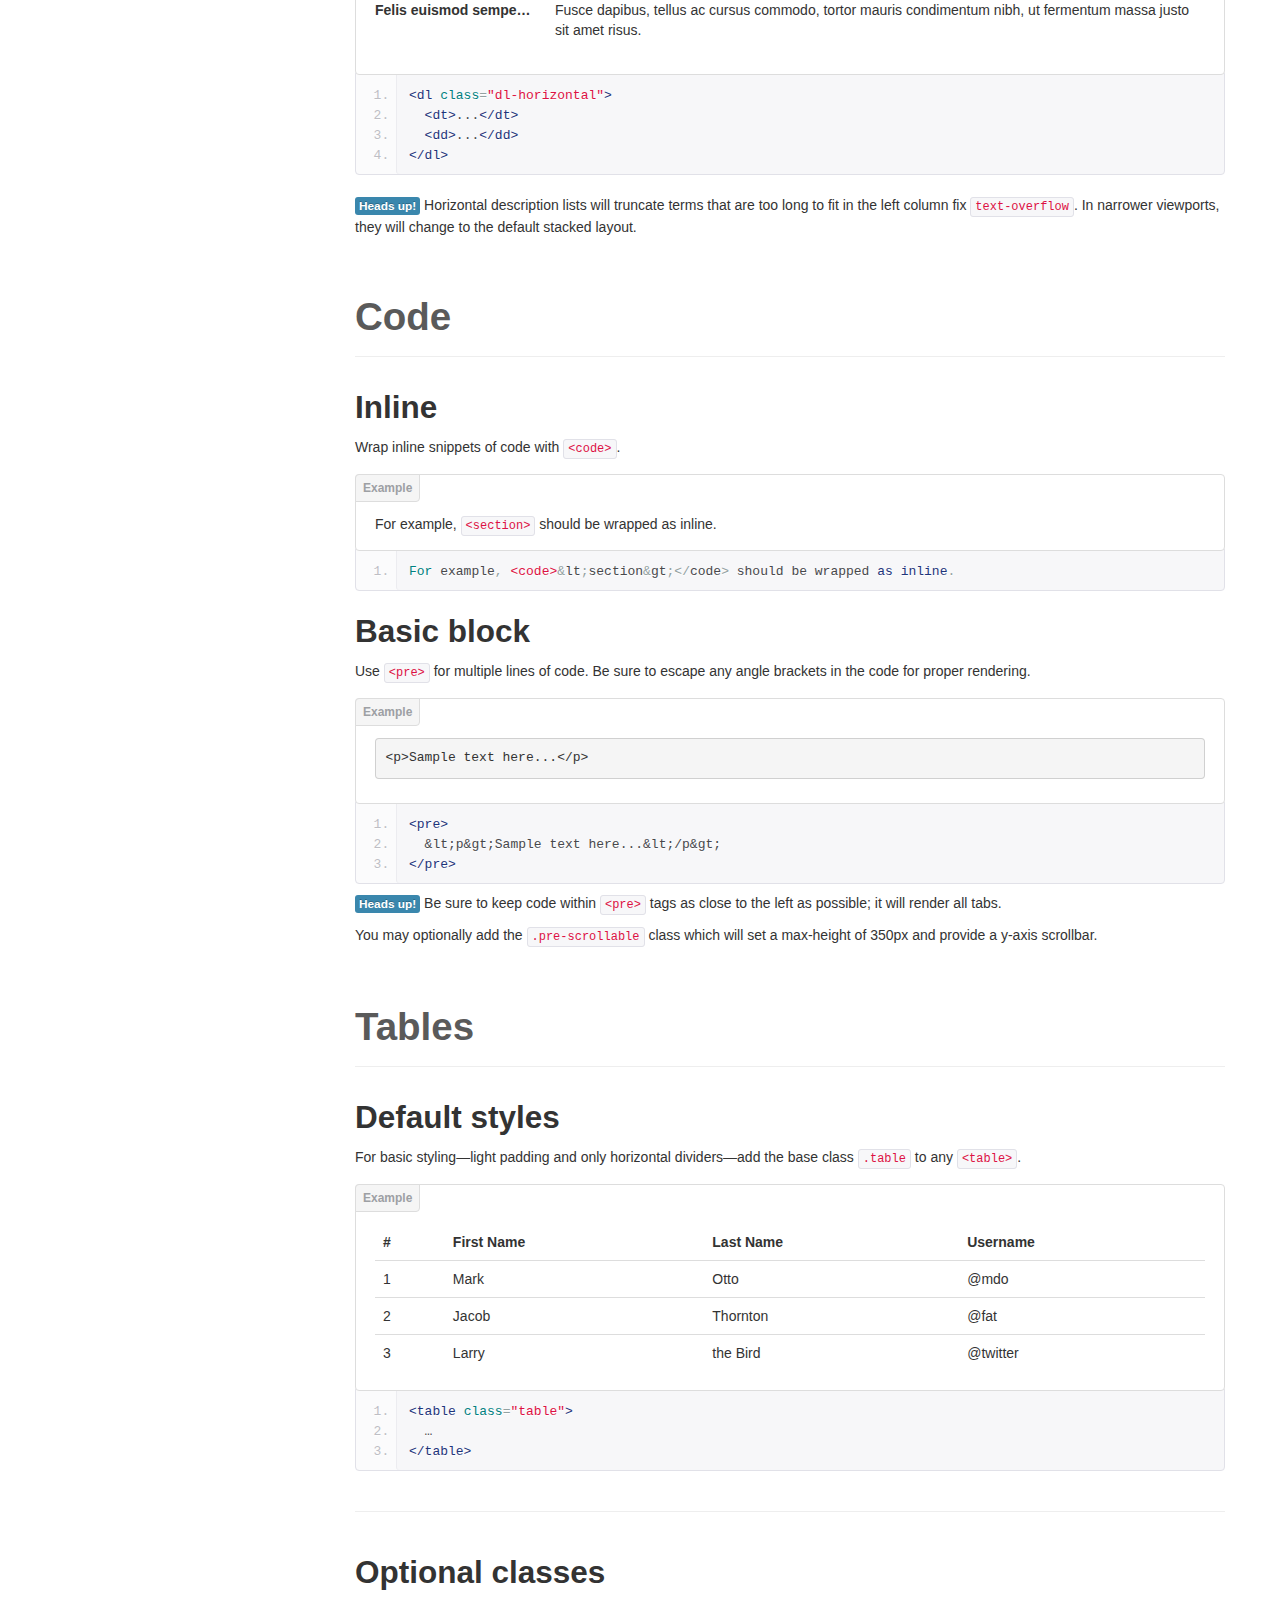
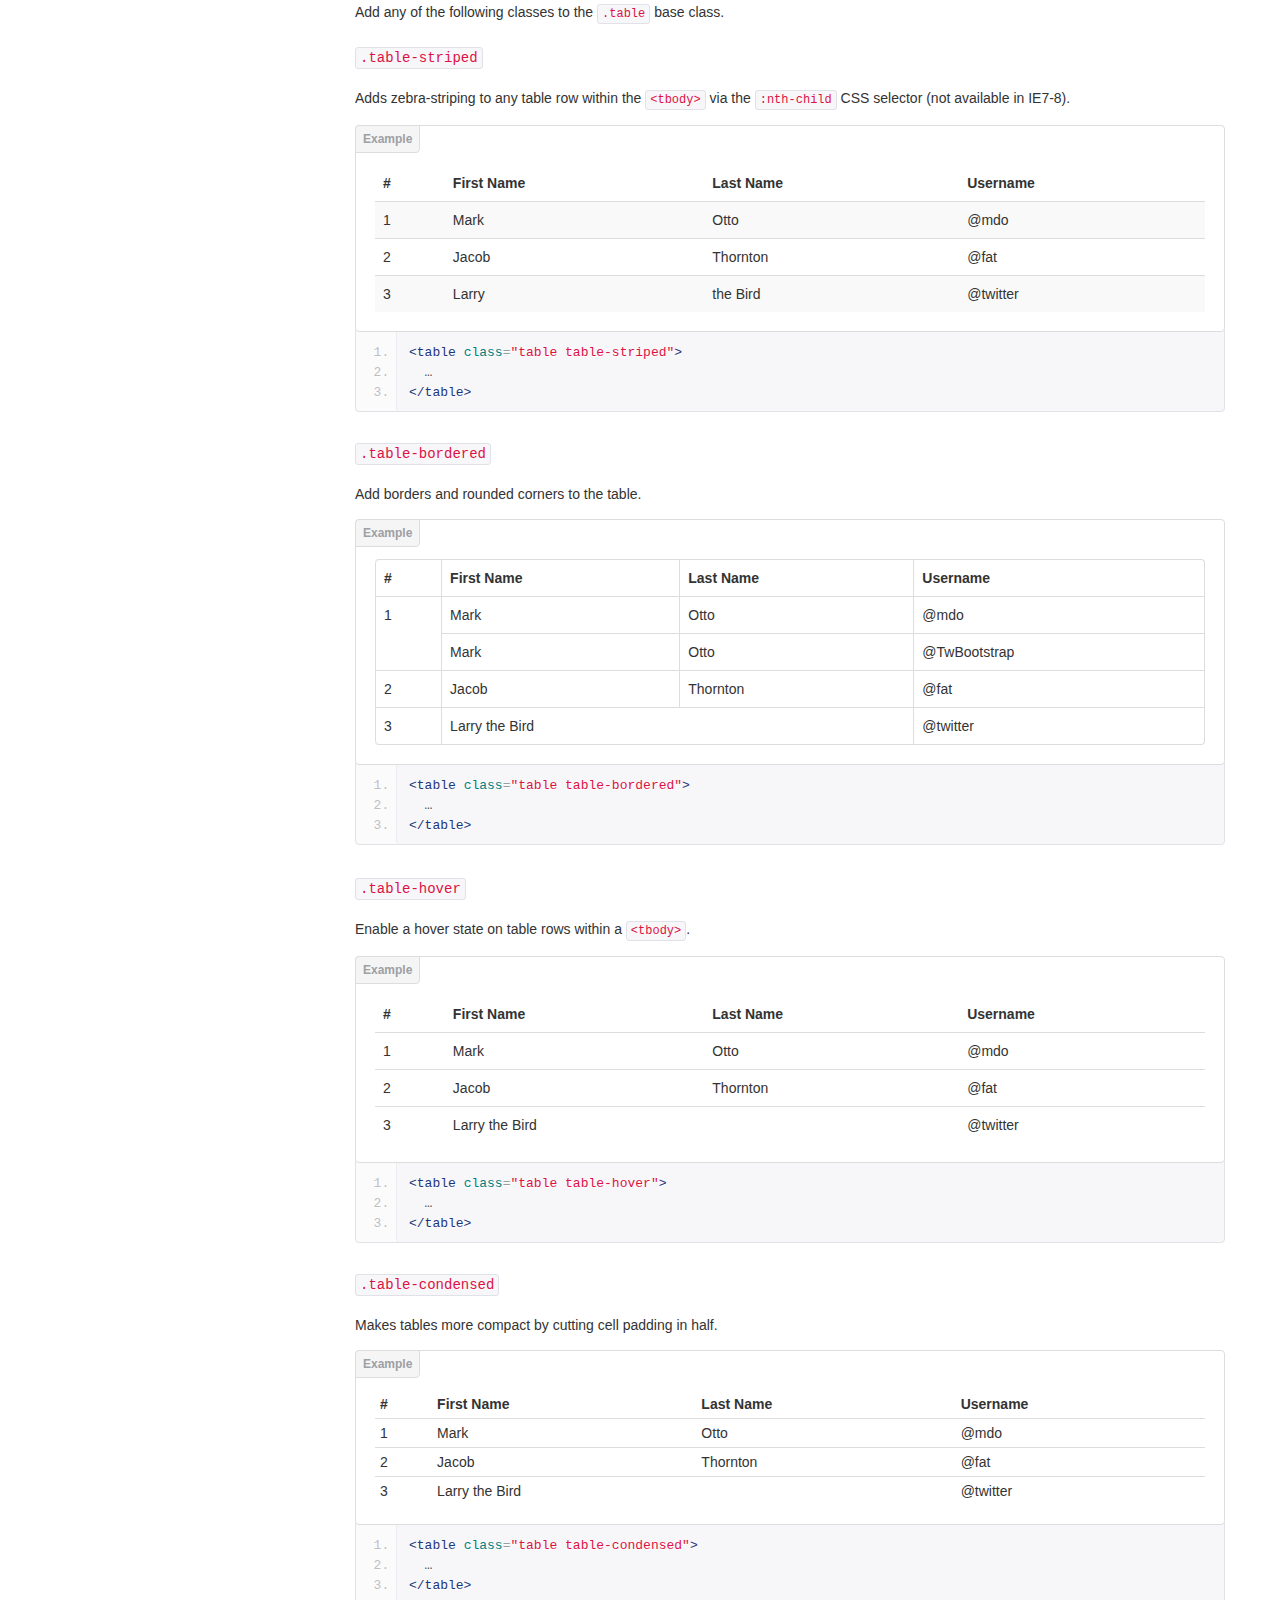
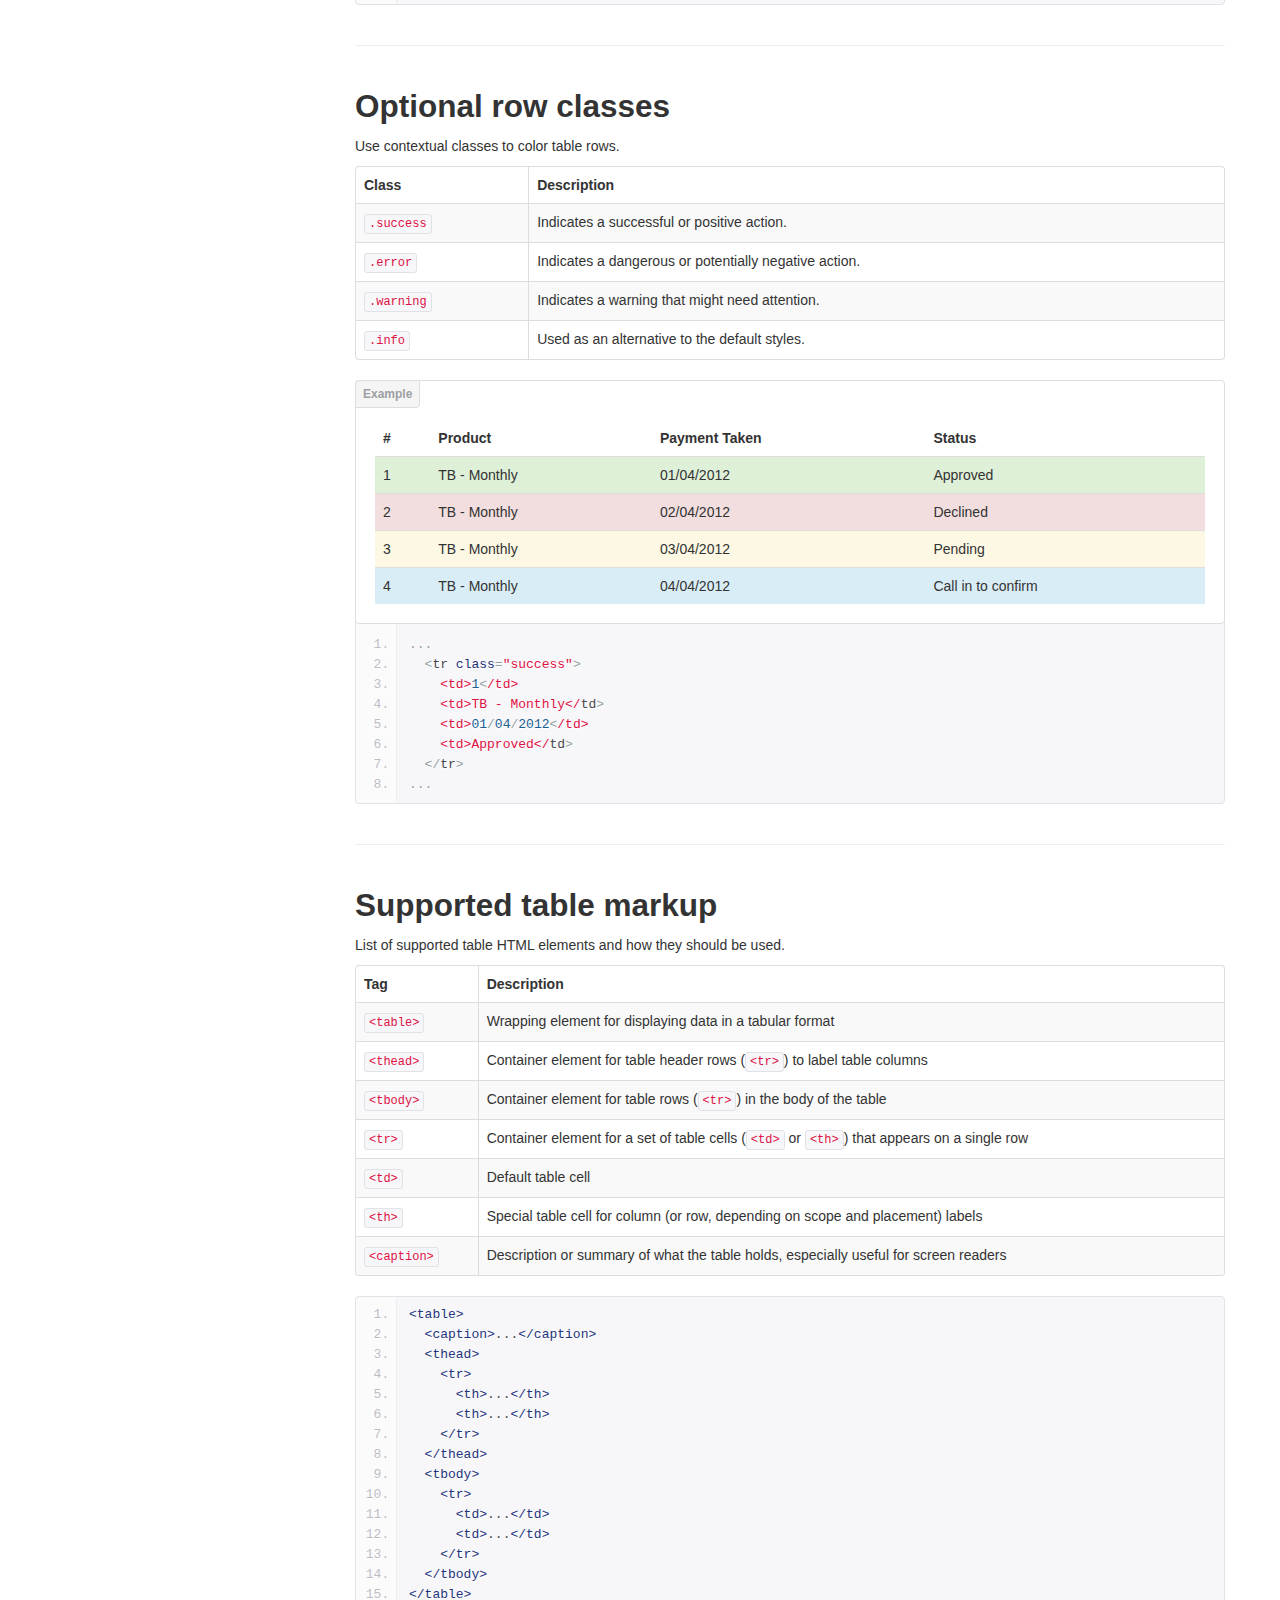
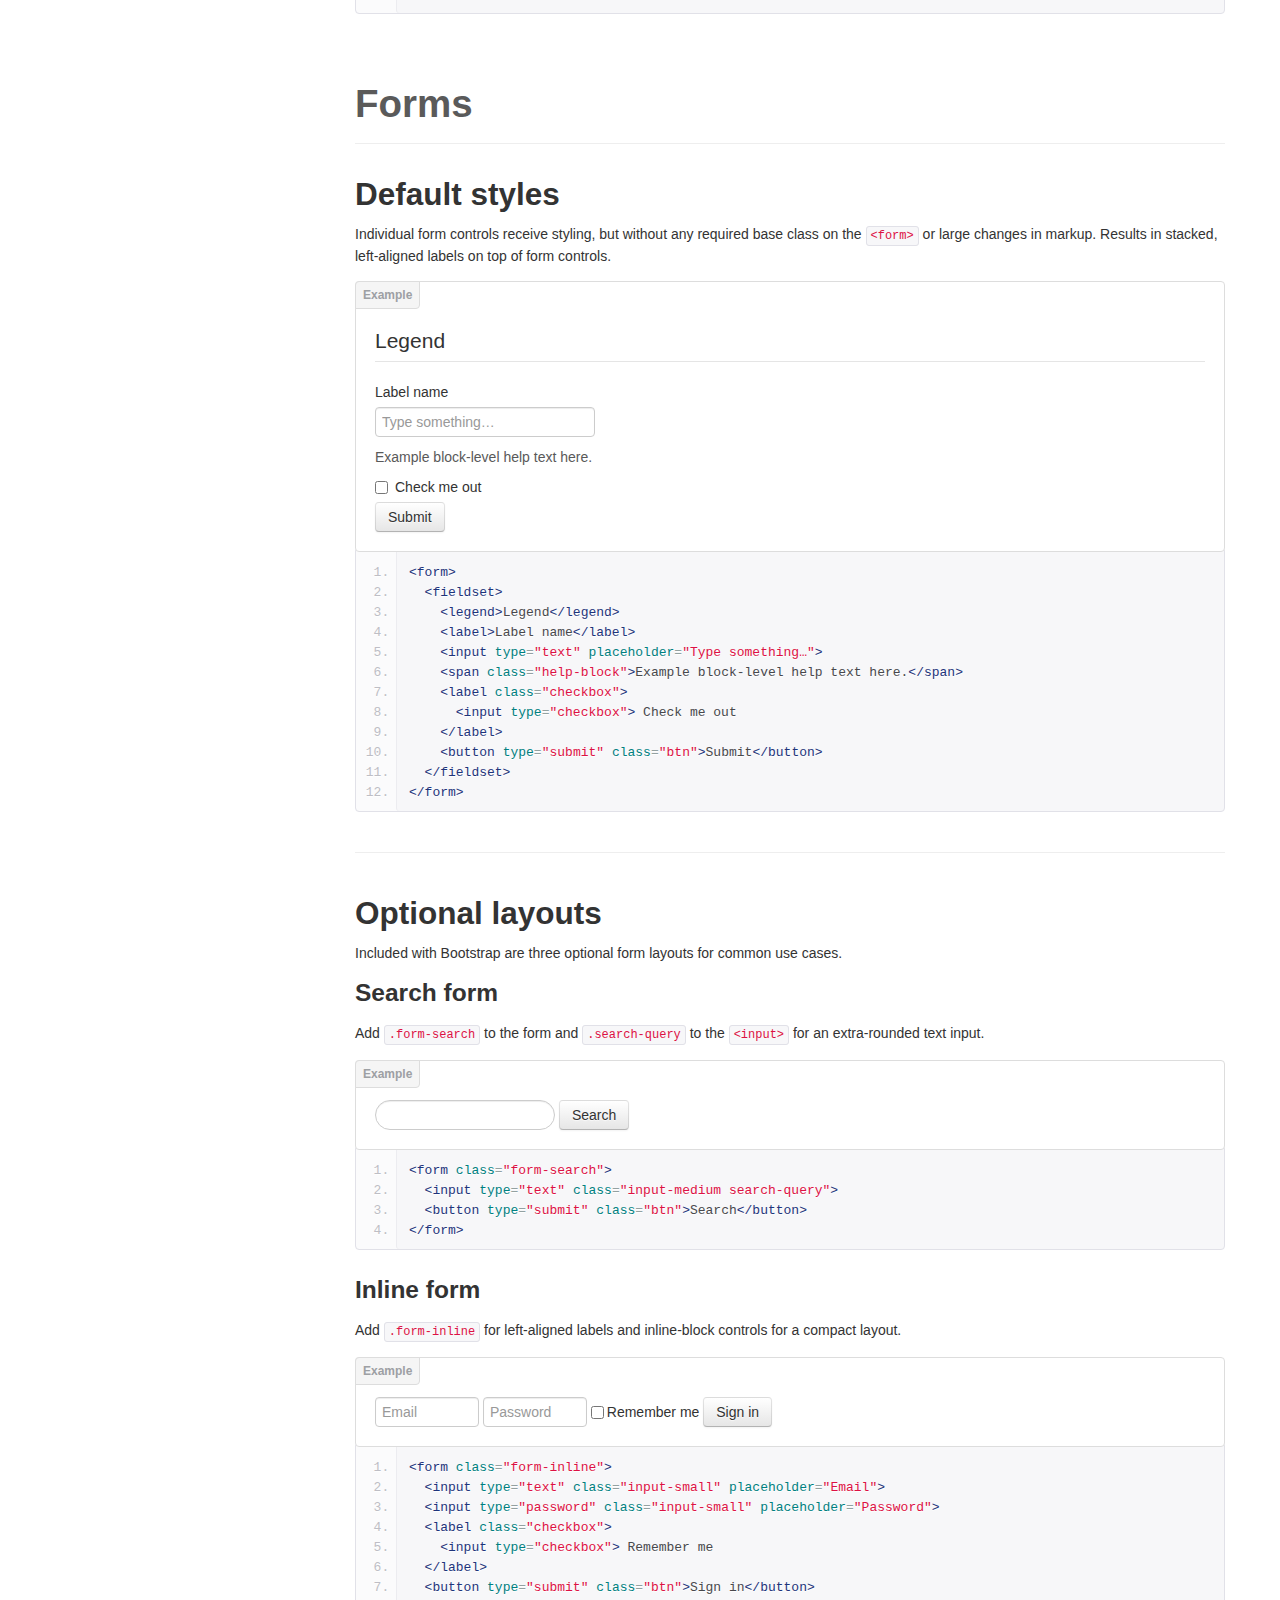
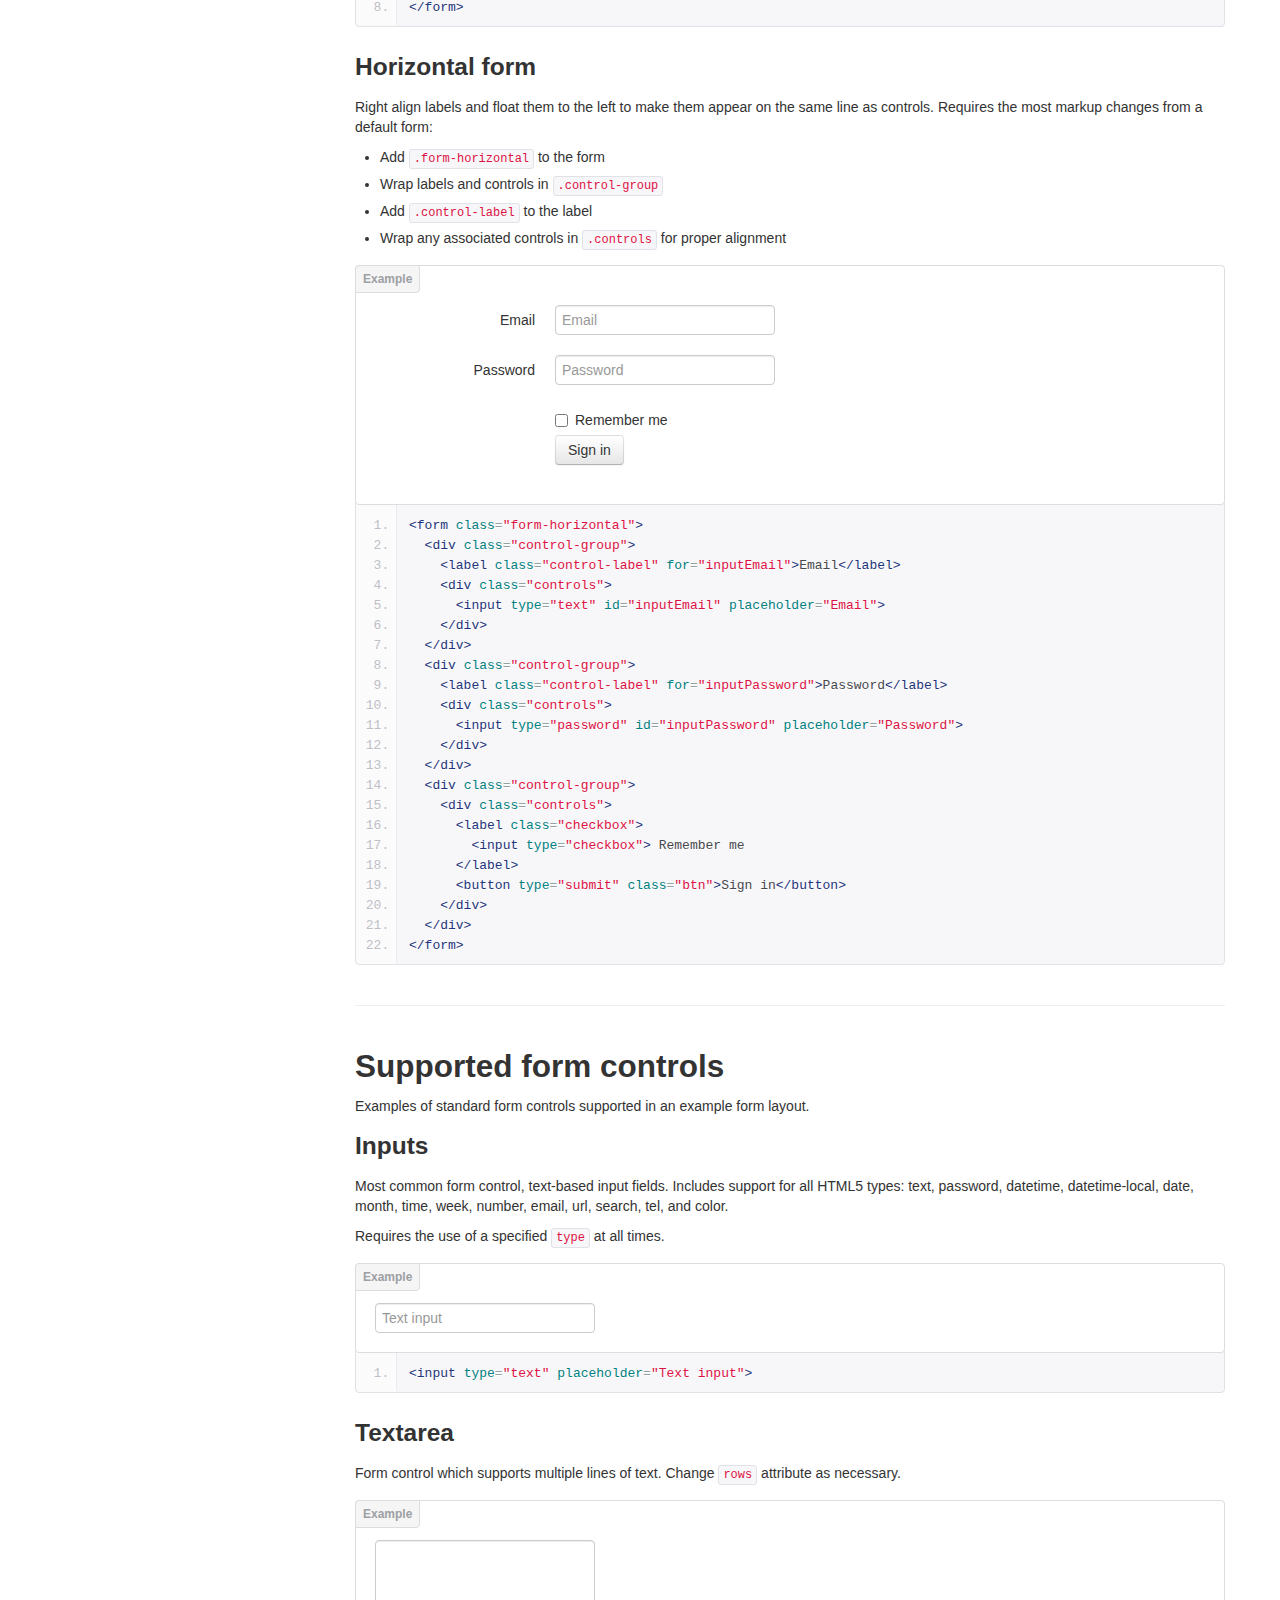
<file: components/bootstrap/docs/base-css.html>
<!DOCTYPE html>
<html lang="en">
  <head>
    <meta charset="utf-8">
    <title>Base · Bootstrap</title>
    <meta name="viewport" content="width=device-width, initial-scale=1.0">
    <meta name="description" content="">
    <meta name="author" content="">

    <!-- Le styles -->
    <link href="assets/css/bootstrap.css" rel="stylesheet">
    <link href="assets/css/bootstrap-responsive.css" rel="stylesheet">
    <link href="assets/css/docs.css" rel="stylesheet">
    <link href="assets/js/google-code-prettify/prettify.css" rel="stylesheet">

    <!-- Le HTML5 shim, for IE6-8 support of HTML5 elements -->
    <!--[if lt IE 9]>
      <script src="assets/js/html5shiv.js"></script>
    <![endif]-->

    <!-- Le fav and touch icons -->
    <link rel="apple-touch-icon-precomposed" sizes="144x144" href="assets/ico/apple-touch-icon-144-precomposed.png">
    <link rel="apple-touch-icon-precomposed" sizes="114x114" href="assets/ico/apple-touch-icon-114-precomposed.png">
      <link rel="apple-touch-icon-precomposed" sizes="72x72" href="assets/ico/apple-touch-icon-72-precomposed.png">
                    <link rel="apple-touch-icon-precomposed" href="assets/ico/apple-touch-icon-57-precomposed.png">
                                   <link rel="shortcut icon" href="assets/ico/favicon.png">

    <script type="text/javascript">
      var _gaq = _gaq || [];
      _gaq.push(['_setAccount', 'UA-146052-10']);
      _gaq.push(['_trackPageview']);
      (function() {
        var ga = document.createElement('script'); ga.type = 'text/javascript'; ga.async = true;
        ga.src = ('https:' == document.location.protocol ? 'https://ssl' : 'http://www') + '.google-analytics.com/ga.js';
        var s = document.getElementsByTagName('script')[0]; s.parentNode.insertBefore(ga, s);
      })();
    </script>
  </head>

  <body data-spy="scroll" data-target=".bs-docs-sidebar">

    <!-- Navbar
    ================================================== -->
    <div class="navbar navbar-inverse navbar-fixed-top">
      <div class="navbar-inner">
        <div class="container">
          <button type="button" class="btn btn-navbar" data-toggle="collapse" data-target=".nav-collapse">
            <span class="icon-bar"></span>
            <span class="icon-bar"></span>
            <span class="icon-bar"></span>
          </button>
          <a class="brand" href="./index.html">Bootstrap</a>
          <div class="nav-collapse collapse">
            <ul class="nav">
              <li class="">
                <a href="./index.html">Home</a>
              </li>
              <li class="">
                <a href="./getting-started.html">Get started</a>
              </li>
              <li class="">
                <a href="./scaffolding.html">Scaffolding</a>
              </li>
              <li class="active">
                <a href="./base-css.html">Base CSS</a>
              </li>
              <li class="">
                <a href="./components.html">Components</a>
              </li>
              <li class="">
                <a href="./javascript.html">JavaScript</a>
              </li>
              <li class="">
                <a href="./customize.html">Customize</a>
              </li>
            </ul>
          </div>
        </div>
      </div>
    </div>

<!-- Subhead
================================================== -->
<header class="jumbotron subhead" id="overview">
  <div class="container">
    <h1>Base CSS</h1>
    <p class="lead">Fundamental HTML elements styled and enhanced with extensible classes.</p>
  </div>
</header>


  <div class="container">

    <!-- Docs nav
    ================================================== -->
    <div class="row">
      <div class="span3 bs-docs-sidebar">
        <ul class="nav nav-list bs-docs-sidenav">
          <li><a href="#typography"><i class="icon-chevron-right"></i> Typography</a></li>
          <li><a href="#code"><i class="icon-chevron-right"></i> Code</a></li>
          <li><a href="#tables"><i class="icon-chevron-right"></i> Tables</a></li>
          <li><a href="#forms"><i class="icon-chevron-right"></i> Forms</a></li>
          <li><a href="#buttons"><i class="icon-chevron-right"></i> Buttons</a></li>
          <li><a href="#images"><i class="icon-chevron-right"></i> Images</a></li>
          <li><a href="#icons"><i class="icon-chevron-right"></i> Icons by Glyphicons</a></li>
        </ul>
      </div>
      <div class="span9">



        <!-- Typography
        ================================================== -->
        <section id="typography">
          <div class="page-header">
            <h1>Typography</h1>
          </div>

          <h2 id="headings">Headings</h2>
          <p>All HTML headings, <code>&lt;h1&gt;</code> through <code>&lt;h6&gt;</code> are available.</p>
          <div class="bs-docs-example">
            <h1>h1. Heading 1</h1>
            <h2>h2. Heading 2</h2>
            <h3>h3. Heading 3</h3>
            <h4>h4. Heading 4</h4>
            <h5>h5. Heading 5</h5>
            <h6>h6. Heading 6</h6>
          </div>

          <h2 id="body-copy">Body copy</h2>
          <p>Bootstrap's global default <code>font-size</code> is <strong>14px</strong>, with a <code>line-height</code> of <strong>20px</strong>. This is applied to the <code>&lt;body&gt;</code> and all paragraphs. In addition, <code>&lt;p&gt;</code> (paragraphs) receive a bottom margin of half their line-height (10px by default).</p>
          <div class="bs-docs-example">
            <p>Nullam quis risus eget urna mollis ornare vel eu leo. Cum sociis natoque penatibus et magnis dis parturient montes, nascetur ridiculus mus. Nullam id dolor id nibh ultricies vehicula.</p>
            <p>Cum sociis natoque penatibus et magnis dis parturient montes, nascetur ridiculus mus. Donec ullamcorper nulla non metus auctor fringilla. Duis mollis, est non commodo luctus, nisi erat porttitor ligula, eget lacinia odio sem nec elit. Donec ullamcorper nulla non metus auctor fringilla.</p>
            <p>Maecenas sed diam eget risus varius blandit sit amet non magna. Donec id elit non mi porta gravida at eget metus. Duis mollis, est non commodo luctus, nisi erat porttitor ligula, eget lacinia odio sem nec elit.</p>
          </div>
          <pre class="prettyprint">&lt;p&gt;...&lt;/p&gt;</pre>

          <h3>Lead body copy</h3>
          <p>Make a paragraph stand out by adding <code>.lead</code>.</p>
          <div class="bs-docs-example">
            <p class="lead">Vivamus sagittis lacus vel augue laoreet rutrum faucibus dolor auctor. Duis mollis, est non commodo luctus.</p>
          </div>
          <pre class="prettyprint">&lt;p class="lead"&gt;...&lt;/p&gt;</pre>

          <h3>Built with Less</h3>
          <p>The typographic scale is based on two LESS variables in <strong>variables.less</strong>: <code>@baseFontSize</code> and <code>@baseLineHeight</code>. The first is the base font-size used throughout and the second is the base line-height. We use those variables and some simple math to create the margins, paddings, and line-heights of all our type and more. Customize them and Bootstrap adapts.</p>


          <hr class="bs-docs-separator">


          <h2 id="emphasis">Emphasis</h2>
          <p>Make use of HTML's default emphasis tags with lightweight styles.</p>

          <h3><code>&lt;small&gt;</code></h3>
          <p>For de-emphasizing inline or blocks of text, <small>use the small tag.</small></p>
          <div class="bs-docs-example">
            <p><small>This line of text is meant to be treated as fine print.</small></p>
          </div>
<pre class="prettyprint">
&lt;p&gt;
  &lt;small&gt;This line of text is meant to be treated as fine print.&lt;/small&gt;
&lt;/p&gt;
</pre>

          <h3>Bold</h3>
          <p>For emphasizing a snippet of text with a heavier font-weight.</p>
          <div class="bs-docs-example">
            <p>The following snippet of text is <strong>rendered as bold text</strong>.</p>
          </div>
          <pre class="prettyprint">&lt;strong&gt;rendered as bold text&lt;/strong&gt;</pre>

          <h3>Italics</h3>
          <p>For emphasizing a snippet of text with italics.</p>
          <div class="bs-docs-example">
            <p>The following snippet of text is <em>rendered as italicized text</em>.</p>
          </div>
          <pre class="prettyprint">&lt;em&gt;rendered as italicized text&lt;/em&gt;</pre>

          <p><span class="label label-info">Heads up!</span> Feel free to use <code>&lt;b&gt;</code> and <code>&lt;i&gt;</code> in HTML5. <code>&lt;b&gt;</code> is meant to highlight words or phrases without conveying additional importance while <code>&lt;i&gt;</code> is mostly for voice, technical terms, etc.</p>

          <h3>Alignment classes</h3>
          <p>Easily realign text to components with text alignment classes.</p>
          <div class="bs-docs-example">
            <p class="text-left">Left aligned text.</p>
            <p class="text-center">Center aligned text.</p>
            <p class="text-right">Right aligned text.</p>
          </div>
<pre class="prettyprint linenums">
&lt;p class="text-left"&gt;Left aligned text.&lt;/p&gt;
&lt;p class="text-center"&gt;Center aligned text.&lt;/p&gt;
&lt;p class="text-right"&gt;Right aligned text.&lt;/p&gt;
</pre>

          <h3>Emphasis classes</h3>
          <p>Convey meaning through color with a handful of emphasis utility classes.</p>
          <div class="bs-docs-example">
            <p class="muted">Fusce dapibus, tellus ac cursus commodo, tortor mauris nibh.</p>
            <p class="text-warning">Etiam porta sem malesuada magna mollis euismod.</p>
            <p class="text-error">Donec ullamcorper nulla non metus auctor fringilla.</p>
            <p class="text-info">Aenean eu leo quam. Pellentesque ornare sem lacinia quam venenatis.</p>
            <p class="text-success">Duis mollis, est non commodo luctus, nisi erat porttitor ligula.</p>
          </div>
<pre class="prettyprint linenums">
&lt;p class="muted"&gt;Fusce dapibus, tellus ac cursus commodo, tortor mauris nibh.&lt;/p&gt;
&lt;p class="text-warning"&gt;Etiam porta sem malesuada magna mollis euismod.&lt;/p&gt;
&lt;p class="text-error"&gt;Donec ullamcorper nulla non metus auctor fringilla.&lt;/p&gt;
&lt;p class="text-info"&gt;Aenean eu leo quam. Pellentesque ornare sem lacinia quam venenatis.&lt;/p&gt;
&lt;p class="text-success"&gt;Duis mollis, est non commodo luctus, nisi erat porttitor ligula.&lt;/p&gt;
</pre>


          <hr class="bs-docs-separator">


          <h2 id="abbreviations">Abbreviations</h2>
          <p>Stylized implementation of HTML's <code>&lt;abbr&gt;</code> element for abbreviations and acronyms to show the expanded version on hover. Abbreviations with a <code>title</code> attribute have a light dotted bottom border and a help cursor on hover, providing additional context on hover.</p>

          <h3><code>&lt;abbr&gt;</code></h3>
          <p>For expanded text on long hover of an abbreviation, include the <code>title</code> attribute.</p>
          <div class="bs-docs-example">
            <p>An abbreviation of the word attribute is <abbr title="attribute">attr</abbr>.</p>
          </div>
          <pre class="prettyprint">&lt;abbr title="attribute"&gt;attr&lt;/abbr&gt;</pre>

          <h3><code>&lt;abbr class="initialism"&gt;</code></h3>
          <p>Add <code>.initialism</code> to an abbreviation for a slightly smaller font-size.</p>
          <div class="bs-docs-example">
            <p><abbr title="HyperText Markup Language" class="initialism">HTML</abbr> is the best thing since sliced bread.</p>
          </div>
          <pre class="prettyprint">&lt;abbr title="HyperText Markup Language" class="initialism"&gt;HTML&lt;/abbr&gt;</pre>


          <hr class="bs-docs-separator">


          <h2 id="addresses">Addresses</h2>
          <p>Present contact information for the nearest ancestor or the entire body of work.</p>

          <h3><code>&lt;address&gt;</code></h3>
          <p>Preserve formatting by ending all lines with <code>&lt;br&gt;</code>.</p>
          <div class="bs-docs-example">
            <address>
              <strong>Twitter, Inc.</strong><br>
              795 Folsom Ave, Suite 600<br>
              San Francisco, CA 94107<br>
              <abbr title="Phone">P:</abbr> (123) 456-7890
            </address>
            <address>
              <strong>Full Name</strong><br>
              <a href="mailto:#">first.last@example.com</a>
            </address>
          </div>
<pre class="prettyprint linenums">
&lt;address&gt;
  &lt;strong&gt;Twitter, Inc.&lt;/strong&gt;&lt;br&gt;
  795 Folsom Ave, Suite 600&lt;br&gt;
  San Francisco, CA 94107&lt;br&gt;
  &lt;abbr title="Phone"&gt;P:&lt;/abbr&gt; (123) 456-7890
&lt;/address&gt;

&lt;address&gt;
  &lt;strong&gt;Full Name&lt;/strong&gt;&lt;br&gt;
  &lt;a href="mailto:#"&gt;first.last@example.com&lt;/a&gt;
&lt;/address&gt;
</pre>


          <hr class="bs-docs-separator">


          <h2 id="blockquotes">Blockquotes</h2>
          <p>For quoting blocks of content from another source within your document.</p>

          <h3>Default blockquote</h3>
          <p>Wrap <code>&lt;blockquote&gt;</code> around any <abbr title="HyperText Markup Language">HTML</abbr> as the quote. For straight quotes we recommend a <code>&lt;p&gt;</code>.</p>
          <div class="bs-docs-example">
            <blockquote>
              <p>Lorem ipsum dolor sit amet, consectetur adipiscing elit. Integer posuere erat a ante.</p>
            </blockquote>
          </div>
<pre class="prettyprint linenums">
&lt;blockquote&gt;
  &lt;p&gt;Lorem ipsum dolor sit amet, consectetur adipiscing elit. Integer posuere erat a ante.&lt;/p&gt;
&lt;/blockquote&gt;
</pre>

          <h3>Blockquote options</h3>
          <p>Style and content changes for simple variations on a standard blockquote.</p>

          <h4>Naming a source</h4>
          <p>Add <code>&lt;small&gt;</code> tag for identifying the source. Wrap the name of the source work in <code>&lt;cite&gt;</code>.</p>
          <div class="bs-docs-example">
            <blockquote>
              <p>Lorem ipsum dolor sit amet, consectetur adipiscing elit. Integer posuere erat a ante.</p>
              <small>Someone famous in <cite title="Source Title">Source Title</cite></small>
            </blockquote>
          </div>
<pre class="prettyprint linenums">
&lt;blockquote&gt;
  &lt;p&gt;Lorem ipsum dolor sit amet, consectetur adipiscing elit. Integer posuere erat a ante.&lt;/p&gt;
  &lt;small&gt;Someone famous &lt;cite title="Source Title"&gt;Source Title&lt;/cite&gt;&lt;/small&gt;
&lt;/blockquote&gt;
</pre>

          <h4>Alternate displays</h4>
          <p>Use <code>.pull-right</code> for a floated, right-aligned blockquote.</p>
          <div class="bs-docs-example" style="overflow: hidden;">
            <blockquote class="pull-right">
              <p>Lorem ipsum dolor sit amet, consectetur adipiscing elit. Integer posuere erat a ante.</p>
              <small>Someone famous in <cite title="Source Title">Source Title</cite></small>
            </blockquote>
          </div>
<pre class="prettyprint linenums">
&lt;blockquote class="pull-right"&gt;
  ...
&lt;/blockquote&gt;
</pre>


          <hr class="bs-docs-separator">


          <!-- Lists -->
          <h2 id="lists">Lists</h2>

          <h3>Unordered</h3>
          <p>A list of items in which the order does <em>not</em> explicitly matter.</p>
          <div class="bs-docs-example">
            <ul>
              <li>Lorem ipsum dolor sit amet</li>
              <li>Consectetur adipiscing elit</li>
              <li>Integer molestie lorem at massa</li>
              <li>Facilisis in pretium nisl aliquet</li>
              <li>Nulla volutpat aliquam velit
                <ul>
                  <li>Phasellus iaculis neque</li>
                  <li>Purus sodales ultricies</li>
                  <li>Vestibulum laoreet porttitor sem</li>
                  <li>Ac tristique libero volutpat at</li>
                </ul>
              </li>
              <li>Faucibus porta lacus fringilla vel</li>
              <li>Aenean sit amet erat nunc</li>
              <li>Eget porttitor lorem</li>
            </ul>
          </div>
<pre class="prettyprint linenums">
&lt;ul&gt;
  &lt;li&gt;...&lt;/li&gt;
&lt;/ul&gt;
</pre>

          <h3>Ordered</h3>
          <p>A list of items in which the order <em>does</em> explicitly matter.</p>
          <div class="bs-docs-example">
            <ol>
              <li>Lorem ipsum dolor sit amet</li>
              <li>Consectetur adipiscing elit</li>
              <li>Integer molestie lorem at massa</li>
              <li>Facilisis in pretium nisl aliquet</li>
              <li>Nulla volutpat aliquam velit</li>
              <li>Faucibus porta lacus fringilla vel</li>
              <li>Aenean sit amet erat nunc</li>
              <li>Eget porttitor lorem</li>
            </ol>
          </div>
<pre class="prettyprint linenums">
&lt;ol&gt;
  &lt;li&gt;...&lt;/li&gt;
&lt;/ol&gt;
</pre>

        <h3>Unstyled</h3>
        <p>Remove the default <code>list-style</code> and left padding on list items (immediate children only).</p>
        <div class="bs-docs-example">
          <ul class="unstyled">
            <li>Lorem ipsum dolor sit amet</li>
            <li>Consectetur adipiscing elit</li>
            <li>Integer molestie lorem at massa</li>
            <li>Facilisis in pretium nisl aliquet</li>
            <li>Nulla volutpat aliquam velit
              <ul>
                <li>Phasellus iaculis neque</li>
                <li>Purus sodales ultricies</li>
                <li>Vestibulum laoreet porttitor sem</li>
                <li>Ac tristique libero volutpat at</li>
              </ul>
            </li>
            <li>Faucibus porta lacus fringilla vel</li>
            <li>Aenean sit amet erat nunc</li>
            <li>Eget porttitor lorem</li>
          </ul>
        </div>
<pre class="prettyprint linenums">
&lt;ul class="unstyled"&gt;
  &lt;li&gt;...&lt;/li&gt;
&lt;/ul&gt;
</pre>

        <h3>Inline</h3>
        <p>Place all list items on a single line with <code>inline-block</code> and some light padding.</p>
        <div class="bs-docs-example">
          <ul class="inline">
            <li>Lorem ipsum</li>
            <li>Phasellus iaculis</li>
            <li>Nulla volutpat</li>
          </ul>
        </div>
<pre class="prettyprint linenums">
&lt;ul class="inline"&gt;
  &lt;li&gt;...&lt;/li&gt;
&lt;/ul&gt;
</pre>

        <h3>Description</h3>
        <p>A list of terms with their associated descriptions.</p>
        <div class="bs-docs-example">
          <dl>
            <dt>Description lists</dt>
            <dd>A description list is perfect for defining terms.</dd>
            <dt>Euismod</dt>
            <dd>Vestibulum id ligula porta felis euismod semper eget lacinia odio sem nec elit.</dd>
            <dd>Donec id elit non mi porta gravida at eget metus.</dd>
            <dt>Malesuada porta</dt>
            <dd>Etiam porta sem malesuada magna mollis euismod.</dd>
          </dl>
        </div>
<pre class="prettyprint linenums">
&lt;dl&gt;
  &lt;dt&gt;...&lt;/dt&gt;
  &lt;dd&gt;...&lt;/dd&gt;
&lt;/dl&gt;
</pre>

        <h4>Horizontal description</h4>
        <p>Make terms and descriptions in <code>&lt;dl&gt;</code> line up side-by-side.</p>
        <div class="bs-docs-example">
          <dl class="dl-horizontal">
            <dt>Description lists</dt>
            <dd>A description list is perfect for defining terms.</dd>
            <dt>Euismod</dt>
            <dd>Vestibulum id ligula porta felis euismod semper eget lacinia odio sem nec elit.</dd>
            <dd>Donec id elit non mi porta gravida at eget metus.</dd>
            <dt>Malesuada porta</dt>
            <dd>Etiam porta sem malesuada magna mollis euismod.</dd>
            <dt>Felis euismod semper eget lacinia</dt>
            <dd>Fusce dapibus, tellus ac cursus commodo, tortor mauris condimentum nibh, ut fermentum massa justo sit amet risus.</dd>
          </dl>
        </div>
<pre class="prettyprint linenums">
&lt;dl class="dl-horizontal"&gt;
  &lt;dt&gt;...&lt;/dt&gt;
  &lt;dd&gt;...&lt;/dd&gt;
&lt;/dl&gt;
</pre>
        <p>
          <span class="label label-info">Heads up!</span>
          Horizontal description lists will truncate terms that are too long to fit in the left column fix <code>text-overflow</code>. In narrower viewports, they will change to the default stacked layout.
        </p>
      </section>



        <!-- Code
        ================================================== -->
        <section id="code">
          <div class="page-header">
            <h1>Code</h1>
          </div>

          <h2>Inline</h2>
          <p>Wrap inline snippets of code with <code>&lt;code&gt;</code>.</p>
<div class="bs-docs-example">
  For example, <code>&lt;section&gt;</code> should be wrapped as inline.
</div>
<pre class="prettyprint linenums">
For example, &lt;code&gt;&amp;lt;section&amp;gt;&lt;/code&gt; should be wrapped as inline.
</pre>

          <h2>Basic block</h2>
          <p>Use <code>&lt;pre&gt;</code> for multiple lines of code. Be sure to escape any angle brackets in the code for proper rendering.</p>
<div class="bs-docs-example">
  <pre>&lt;p&gt;Sample text here...&lt;/p&gt;</pre>
</div>
<pre class="prettyprint linenums" style="margin-bottom: 9px;">
&lt;pre&gt;
  &amp;lt;p&amp;gt;Sample text here...&amp;lt;/p&amp;gt;
&lt;/pre&gt;
</pre>
          <p><span class="label label-info">Heads up!</span> Be sure to keep code within <code>&lt;pre&gt;</code> tags as close to the left as possible; it will render all tabs.</p>
          <p>You may optionally add the <code>.pre-scrollable</code> class which will set a max-height of 350px and provide a y-axis scrollbar.</p>
        </section>



        <!-- Tables
        ================================================== -->
        <section id="tables">
          <div class="page-header">
            <h1>Tables</h1>
          </div>

          <h2>Default styles</h2>
          <p>For basic styling&mdash;light padding and only horizontal dividers&mdash;add the base class <code>.table</code> to any <code>&lt;table&gt;</code>.</p>
          <div class="bs-docs-example">
            <table class="table">
              <thead>
                <tr>
                  <th>#</th>
                  <th>First Name</th>
                  <th>Last Name</th>
                  <th>Username</th>
                </tr>
              </thead>
              <tbody>
                <tr>
                  <td>1</td>
                  <td>Mark</td>
                  <td>Otto</td>
                  <td>@mdo</td>
                </tr>
                <tr>
                  <td>2</td>
                  <td>Jacob</td>
                  <td>Thornton</td>
                  <td>@fat</td>
                </tr>
                <tr>
                  <td>3</td>
                  <td>Larry</td>
                  <td>the Bird</td>
                  <td>@twitter</td>
                </tr>
              </tbody>
            </table>
          </div>
<pre class="prettyprint linenums">
&lt;table class="table"&gt;
  …
&lt;/table&gt;
</pre>


          <hr class="bs-docs-separator">


          <h2>Optional classes</h2>
          <p>Add any of the following classes to the <code>.table</code> base class.</p>

          <h3><code>.table-striped</code></h3>
          <p>Adds zebra-striping to any table row within the <code>&lt;tbody&gt;</code> via the <code>:nth-child</code> CSS selector (not available in IE7-8).</p>
          <div class="bs-docs-example">
            <table class="table table-striped">
              <thead>
                <tr>
                  <th>#</th>
                  <th>First Name</th>
                  <th>Last Name</th>
                  <th>Username</th>
                </tr>
              </thead>
              <tbody>
                <tr>
                  <td>1</td>
                  <td>Mark</td>
                  <td>Otto</td>
                  <td>@mdo</td>
                </tr>
                <tr>
                  <td>2</td>
                  <td>Jacob</td>
                  <td>Thornton</td>
                  <td>@fat</td>
                </tr>
                <tr>
                  <td>3</td>
                  <td>Larry</td>
                  <td>the Bird</td>
                  <td>@twitter</td>
                </tr>
              </tbody>
            </table>
          </div>
<pre class="prettyprint linenums" style="margin-bottom: 18px;">
&lt;table class="table table-striped"&gt;
  …
&lt;/table&gt;
</pre>

          <h3><code>.table-bordered</code></h3>
          <p>Add borders and rounded corners to the table.</p>
          <div class="bs-docs-example">
            <table class="table table-bordered">
              <thead>
                <tr>
                  <th>#</th>
                  <th>First Name</th>
                  <th>Last Name</th>
                  <th>Username</th>
                </tr>
              </thead>
              <tbody>
                <tr>
                  <td rowspan="2">1</td>
                  <td>Mark</td>
                  <td>Otto</td>
                  <td>@mdo</td>
                </tr>
                <tr>
                  <td>Mark</td>
                  <td>Otto</td>
                  <td>@TwBootstrap</td>
                </tr>
                <tr>
                  <td>2</td>
                  <td>Jacob</td>
                  <td>Thornton</td>
                  <td>@fat</td>
                </tr>
                <tr>
                  <td>3</td>
                  <td colspan="2">Larry the Bird</td>
                  <td>@twitter</td>
                </tr>
              </tbody>
            </table>
          </div>
<pre class="prettyprint linenums">
&lt;table class="table table-bordered"&gt;
  …
&lt;/table&gt;
</pre>

          <h3><code>.table-hover</code></h3>
          <p>Enable a hover state on table rows within a <code>&lt;tbody&gt;</code>.</p>
          <div class="bs-docs-example">
            <table class="table table-hover">
              <thead>
                <tr>
                  <th>#</th>
                  <th>First Name</th>
                  <th>Last Name</th>
                  <th>Username</th>
                </tr>
              </thead>
              <tbody>
                <tr>
                  <td>1</td>
                  <td>Mark</td>
                  <td>Otto</td>
                  <td>@mdo</td>
                </tr>
                <tr>
                  <td>2</td>
                  <td>Jacob</td>
                  <td>Thornton</td>
                  <td>@fat</td>
                </tr>
                <tr>
                  <td>3</td>
                  <td colspan="2">Larry the Bird</td>
                  <td>@twitter</td>
                </tr>
              </tbody>
            </table>
          </div>
<pre class="prettyprint linenums" style="margin-bottom: 18px;">
&lt;table class="table table-hover"&gt;
  …
&lt;/table&gt;
</pre>

          <h3><code>.table-condensed</code></h3>
          <p>Makes tables more compact by cutting cell padding in half.</p>
          <div class="bs-docs-example">
            <table class="table table-condensed">
              <thead>
                <tr>
                  <th>#</th>
                  <th>First Name</th>
                  <th>Last Name</th>
                  <th>Username</th>
                </tr>
              </thead>
              <tbody>
                <tr>
                  <td>1</td>
                  <td>Mark</td>
                  <td>Otto</td>
                  <td>@mdo</td>
                </tr>
                <tr>
                  <td>2</td>
                  <td>Jacob</td>
                  <td>Thornton</td>
                  <td>@fat</td>
                </tr>
                <tr>
                  <td>3</td>
                  <td colspan="2">Larry the Bird</td>
                  <td>@twitter</td>
                </tr>
              </tbody>
            </table>
          </div>
<pre class="prettyprint linenums" style="margin-bottom: 18px;">
&lt;table class="table table-condensed"&gt;
  …
&lt;/table&gt;
</pre>


          <hr class="bs-docs-separator">


          <h2>Optional row classes</h2>
          <p>Use contextual classes to color table rows.</p>
          <table class="table table-bordered table-striped">
            <colgroup>
              <col class="span1">
              <col class="span7">
            </colgroup>
            <thead>
              <tr>
                <th>Class</th>
                <th>Description</th>
              </tr>
            </thead>
            <tbody>
              <tr>
                <td>
                  <code>.success</code>
                </td>
                <td>Indicates a successful or positive action.</td>
              </tr>
              <tr>
                <td>
                  <code>.error</code>
                </td>
                <td>Indicates a dangerous or potentially negative action.</td>
              </tr>
              <tr>
                <td>
                  <code>.warning</code>
                </td>
                <td>Indicates a warning that might need attention.</td>
              </tr>
              <tr>
                <td>
                  <code>.info</code>
                </td>
                <td>Used as an alternative to the default styles.</td>
              </tr>
            </tbody>
          </table>
          <div class="bs-docs-example">
            <table class="table">
              <thead>
                <tr>
                  <th>#</th>
                  <th>Product</th>
                  <th>Payment Taken</th>
                  <th>Status</th>
                </tr>
              </thead>
              <tbody>
                <tr class="success">
                  <td>1</td>
                  <td>TB - Monthly</td>
                  <td>01/04/2012</td>
                  <td>Approved</td>
                </tr>
                <tr class="error">
                  <td>2</td>
                  <td>TB - Monthly</td>
                  <td>02/04/2012</td>
                  <td>Declined</td>
                </tr>
                <tr class="warning">
                  <td>3</td>
                  <td>TB - Monthly</td>
                  <td>03/04/2012</td>
                  <td>Pending</td>
                </tr>
                <tr class="info">
                  <td>4</td>
                  <td>TB - Monthly</td>
                  <td>04/04/2012</td>
                  <td>Call in to confirm</td>
                </tr>
              </tbody>
            </table>
          </div>
<pre class="prettyprint linenums">
...
  &lt;tr class="success"&gt;
    &lt;td&gt;1&lt;/td&gt;
    &lt;td&gt;TB - Monthly&lt;/td&gt;
    &lt;td&gt;01/04/2012&lt;/td&gt;
    &lt;td&gt;Approved&lt;/td&gt;
  &lt;/tr&gt;
...
</pre>


          <hr class="bs-docs-separator">


          <h2>Supported table markup</h2>
          <p>List of supported table HTML elements and how they should be used.</p>
          <table class="table table-bordered table-striped">
            <colgroup>
              <col class="span1">
              <col class="span7">
            </colgroup>
            <thead>
              <tr>
                <th>Tag</th>
                <th>Description</th>
              </tr>
            </thead>
            <tbody>
              <tr>
                <td>
                  <code>&lt;table&gt;</code>
                </td>
                <td>
                  Wrapping element for displaying data in a tabular format
                </td>
              </tr>
              <tr>
                <td>
                  <code>&lt;thead&gt;</code>
                </td>
                <td>
                  Container element for table header rows (<code>&lt;tr&gt;</code>) to label table columns
                </td>
              </tr>
              <tr>
                <td>
                  <code>&lt;tbody&gt;</code>
                </td>
                <td>
                  Container element for table rows (<code>&lt;tr&gt;</code>) in the body of the table
                </td>
              </tr>
              <tr>
                <td>
                  <code>&lt;tr&gt;</code>
                </td>
                <td>
                  Container element for a set of table cells (<code>&lt;td&gt;</code> or <code>&lt;th&gt;</code>) that appears on a single row
                </td>
              </tr>
              <tr>
                <td>
                  <code>&lt;td&gt;</code>
                </td>
                <td>
                  Default table cell
                </td>
              </tr>
              <tr>
                <td>
                  <code>&lt;th&gt;</code>
                </td>
                <td>
                  Special table cell for column (or row, depending on scope and placement) labels
                </td>
              </tr>
              <tr>
                <td>
                  <code>&lt;caption&gt;</code>
                </td>
                <td>
                  Description or summary of what the table holds, especially useful for screen readers
                </td>
              </tr>
            </tbody>
          </table>
<pre class="prettyprint linenums">
&lt;table&gt;
  &lt;caption&gt;...&lt;/caption&gt;
  &lt;thead&gt;
    &lt;tr&gt;
      &lt;th&gt;...&lt;/th&gt;
      &lt;th&gt;...&lt;/th&gt;
    &lt;/tr&gt;
  &lt;/thead&gt;
  &lt;tbody&gt;
    &lt;tr&gt;
      &lt;td&gt;...&lt;/td&gt;
      &lt;td&gt;...&lt;/td&gt;
    &lt;/tr&gt;
  &lt;/tbody&gt;
&lt;/table&gt;
</pre>

        </section>



        <!-- Forms
        ================================================== -->
        <section id="forms">
          <div class="page-header">
            <h1>Forms</h1>
          </div>

          <h2>Default styles</h2>
          <p>Individual form controls receive styling, but without any required base class on the <code>&lt;form&gt;</code> or large changes in markup. Results in stacked, left-aligned labels on top of form controls.</p>
          <form class="bs-docs-example">
            <fieldset>
              <legend>Legend</legend>
              <label>Label name</label>
              <input type="text" placeholder="Type something…">
              <span class="help-block">Example block-level help text here.</span>
              <label class="checkbox">
                <input type="checkbox"> Check me out
              </label>
              <button type="submit" class="btn">Submit</button>
            </fieldset>
          </form>
<pre class="prettyprint linenums">
&lt;form&gt;
  &lt;fieldset&gt;
    &lt;legend&gt;Legend&lt;/legend&gt;
    &lt;label&gt;Label name&lt;/label&gt;
    &lt;input type="text" placeholder="Type something…"&gt;
    &lt;span class="help-block"&gt;Example block-level help text here.&lt;/span&gt;
    &lt;label class="checkbox"&gt;
      &lt;input type="checkbox"&gt; Check me out
    &lt;/label&gt;
    &lt;button type="submit" class="btn"&gt;Submit&lt;/button&gt;
  &lt;/fieldset&gt;
&lt;/form&gt;
</pre>


          <hr class="bs-docs-separator">


          <h2>Optional layouts</h2>
          <p>Included with Bootstrap are three optional form layouts for common use cases.</p>

          <h3>Search form</h3>
          <p>Add <code>.form-search</code> to the form and <code>.search-query</code> to the <code>&lt;input&gt;</code> for an extra-rounded text input.</p>
          <form class="bs-docs-example form-search">
            <input type="text" class="input-medium search-query">
            <button type="submit" class="btn">Search</button>
          </form>
<pre class="prettyprint linenums">
&lt;form class="form-search"&gt;
  &lt;input type="text" class="input-medium search-query"&gt;
  &lt;button type="submit" class="btn"&gt;Search&lt;/button&gt;
&lt;/form&gt;
</pre>

          <h3>Inline form</h3>
          <p>Add <code>.form-inline</code> for left-aligned labels and inline-block controls for a compact layout.</p>
          <form class="bs-docs-example form-inline">
            <input type="text" class="input-small" placeholder="Email">
            <input type="password" class="input-small" placeholder="Password">
            <label class="checkbox">
              <input type="checkbox"> Remember me
            </label>
            <button type="submit" class="btn">Sign in</button>
          </form>
<pre class="prettyprint linenums">
&lt;form class="form-inline"&gt;
  &lt;input type="text" class="input-small" placeholder="Email"&gt;
  &lt;input type="password" class="input-small" placeholder="Password"&gt;
  &lt;label class="checkbox"&gt;
    &lt;input type="checkbox"&gt; Remember me
  &lt;/label&gt;
  &lt;button type="submit" class="btn"&gt;Sign in&lt;/button&gt;
&lt;/form&gt;
</pre>

          <h3>Horizontal form</h3>
          <p>Right align labels and float them to the left to make them appear on the same line as controls. Requires the most markup changes from a default form:</p>
          <ul>
            <li>Add <code>.form-horizontal</code> to the form</li>
            <li>Wrap labels and controls in <code>.control-group</code></li>
            <li>Add <code>.control-label</code> to the label</li>
            <li>Wrap any associated controls in <code>.controls</code> for proper alignment</li>
          </ul>
          <form class="bs-docs-example form-horizontal">
            <div class="control-group">
              <label class="control-label" for="inputEmail">Email</label>
              <div class="controls">
                <input type="text" id="inputEmail" placeholder="Email">
              </div>
            </div>
            <div class="control-group">
              <label class="control-label" for="inputPassword">Password</label>
              <div class="controls">
                <input type="password" id="inputPassword" placeholder="Password">
              </div>
            </div>
            <div class="control-group">
              <div class="controls">
                <label class="checkbox">
                  <input type="checkbox"> Remember me
                </label>
                <button type="submit" class="btn">Sign in</button>
              </div>
            </div>
          </form>
<pre class="prettyprint linenums">
&lt;form class="form-horizontal"&gt;
  &lt;div class="control-group"&gt;
    &lt;label class="control-label" for="inputEmail"&gt;Email&lt;/label&gt;
    &lt;div class="controls"&gt;
      &lt;input type="text" id="inputEmail" placeholder="Email"&gt;
    &lt;/div&gt;
  &lt;/div&gt;
  &lt;div class="control-group"&gt;
    &lt;label class="control-label" for="inputPassword"&gt;Password&lt;/label&gt;
    &lt;div class="controls"&gt;
      &lt;input type="password" id="inputPassword" placeholder="Password"&gt;
    &lt;/div&gt;
  &lt;/div&gt;
  &lt;div class="control-group"&gt;
    &lt;div class="controls"&gt;
      &lt;label class="checkbox"&gt;
        &lt;input type="checkbox"&gt; Remember me
      &lt;/label&gt;
      &lt;button type="submit" class="btn"&gt;Sign in&lt;/button&gt;
    &lt;/div&gt;
  &lt;/div&gt;
&lt;/form&gt;
</pre>


          <hr class="bs-docs-separator">


          <h2>Supported form controls</h2>
          <p>Examples of standard form controls supported in an example form layout.</p>

          <h3>Inputs</h3>
          <p>Most common form control, text-based input fields. Includes support for all HTML5 types: text, password, datetime, datetime-local, date, month, time, week, number, email, url, search, tel, and color.</p>
          <p>Requires the use of a specified <code>type</code> at all times.</p>
          <form class="bs-docs-example form-inline">
            <input type="text" placeholder="Text input">
          </form>
<pre class="prettyprint linenums">
&lt;input type="text" placeholder="Text input"&gt;
</pre>

          <h3>Textarea</h3>
          <p>Form control which supports multiple lines of text. Change <code>rows</code> attribute as necessary.</p>
          <form class="bs-docs-example form-inline">
            <textarea rows="3"></textarea>
          </form>
<pre class="prettyprint linenums">
&lt;textarea rows="3"&gt;&lt;/textarea&gt;
</pre>

          <h3>Checkboxes and radios</h3>
          <p>Checkboxes are for selecting one or several options in a list while radios are for selecting one option from many.</p>
          <h4>Default (stacked)</h4>
          <form class="bs-docs-example">
            <label class="checkbox">
              <input type="checkbox" value="">
              Option one is this and that&mdash;be sure to include why it's great
            </label>
            <br>
            <label class="radio">
              <input type="radio" name="optionsRadios" id="optionsRadios1" value="option1" checked>
              Option one is this and that&mdash;be sure to include why it's great
            </label>
            <label class="radio">
              <input type="radio" name="optionsRadios" id="optionsRadios2" value="option2">
              Option two can be something else and selecting it will deselect option one
            </label>
          </form>
<pre class="prettyprint linenums">
&lt;label class="checkbox"&gt;
  &lt;input type="checkbox" value=""&gt;
  Option one is this and that&mdash;be sure to include why it's great
&lt;/label&gt;

&lt;label class="radio"&gt;
  &lt;input type="radio" name="optionsRadios" id="optionsRadios1" value="option1" checked&gt;
  Option one is this and that&mdash;be sure to include why it's great
&lt;/label&gt;
&lt;label class="radio"&gt;
  &lt;input type="radio" name="optionsRadios" id="optionsRadios2" value="option2"&gt;
  Option two can be something else and selecting it will deselect option one
&lt;/label&gt;
</pre>

          <h4>Inline checkboxes</h4>
          <p>Add the <code>.inline</code> class to a series of checkboxes or radios for controls appear on the same line.</p>
          <form class="bs-docs-example">
            <label class="checkbox inline">
              <input type="checkbox" id="inlineCheckbox1" value="option1"> 1
            </label>
            <label class="checkbox inline">
              <input type="checkbox" id="inlineCheckbox2" value="option2"> 2
            </label>
            <label class="checkbox inline">
              <input type="checkbox" id="inlineCheckbox3" value="option3"> 3
            </label>
          </form>
<pre class="prettyprint linenums">
&lt;label class="checkbox inline"&gt;
  &lt;input type="checkbox" id="inlineCheckbox1" value="option1"&gt; 1
&lt;/label&gt;
&lt;label class="checkbox inline"&gt;
  &lt;input type="checkbox" id="inlineCheckbox2" value="option2"&gt; 2
&lt;/label&gt;
&lt;label class="checkbox inline"&gt;
  &lt;input type="checkbox" id="inlineCheckbox3" value="option3"&gt; 3
&lt;/label&gt;
</pre>

          <h3>Selects</h3>
          <p>Use the default option or specify a <code>multiple="multiple"</code> to show multiple options at once.</p>
          <form class="bs-docs-example">
            <select>
              <option>1</option>
              <option>2</option>
              <option>3</option>
              <option>4</option>
              <option>5</option>
            </select>
            <br>
            <select multiple="multiple">
              <option>1</option>
              <option>2</option>
              <option>3</option>
              <option>4</option>
              <option>5</option>
            </select>
          </form>
<pre class="prettyprint linenums">
&lt;select&gt;
  &lt;option&gt;1&lt;/option&gt;
  &lt;option&gt;2&lt;/option&gt;
  &lt;option&gt;3&lt;/option&gt;
  &lt;option&gt;4&lt;/option&gt;
  &lt;option&gt;5&lt;/option&gt;
&lt;/select&gt;

&lt;select multiple="multiple"&gt;
  &lt;option&gt;1&lt;/option&gt;
  &lt;option&gt;2&lt;/option&gt;
  &lt;option&gt;3&lt;/option&gt;
  &lt;option&gt;4&lt;/option&gt;
  &lt;option&gt;5&lt;/option&gt;
&lt;/select&gt;
</pre>


          <hr class="bs-docs-separator">


          <h2>Extending form controls</h2>
          <p>Adding on top of existing browser controls, Bootstrap includes other useful form components.</p>

          <h3>Prepended and appended inputs</h3>
          <p>Add text or buttons before or after any text-based input. Do note that <code>select</code> elements are not supported here.</p>

          <h4>Default options</h4>
          <p>Wrap an <code>.add-on</code> and an <code>input</code> with one of two classes to prepend or append text to an input.</p>
          <form class="bs-docs-example">
            <div class="input-prepend">
              <span class="add-on">@</span>
              <input class="span2" id="prependedInput" type="text" placeholder="Username">
            </div>
            <br>
            <div class="input-append">
              <input class="span2" id="appendedInput" type="text">
              <span class="add-on">.00</span>
            </div>
          </form>
<pre class="prettyprint linenums">
&lt;div class="input-prepend"&gt;
  &lt;span class="add-on"&gt;@&lt;/span&gt;
  &lt;input class="span2" id="prependedInput" type="text" placeholder="Username"&gt;
&lt;/div&gt;
&lt;div class="input-append"&gt;
  &lt;input class="span2" id="appendedInput" type="text"&gt;
  &lt;span class="add-on"&gt;.00&lt;/span&gt;
&lt;/div&gt;
</pre>

          <h4>Combined</h4>
          <p>Use both classes and two instances of <code>.add-on</code> to prepend and append an input.</p>
          <form class="bs-docs-example form-inline">
            <div class="input-prepend input-append">
              <span class="add-on">$</span>
              <input class="span2" id="appendedPrependedInput" type="text">
              <span class="add-on">.00</span>
            </div>
          </form>
<pre class="prettyprint linenums">
&lt;div class="input-prepend input-append"&gt;
  &lt;span class="add-on"&gt;$&lt;/span&gt;
  &lt;input class="span2" id="appendedPrependedInput" type="text"&gt;
  &lt;span class="add-on"&gt;.00&lt;/span&gt;
&lt;/div&gt;
</pre>

          <h4>Buttons instead of text</h4>
          <p>Instead of a <code>&lt;span&gt;</code> with text, use a <code>.btn</code> to attach a button (or two) to an input.</p>
          <form class="bs-docs-example">
            <div class="input-append">
              <input class="span2" id="appendedInputButton" type="text">
              <button class="btn" type="button">Go!</button>
            </div>
          </form>
<pre class="prettyprint linenums">
&lt;div class="input-append"&gt;
  &lt;input class="span2" id="appendedInputButton" type="text"&gt;
  &lt;button class="btn" type="button"&gt;Go!&lt;/button&gt;
&lt;/div&gt;
</pre>
          <form class="bs-docs-example">
            <div class="input-append">
              <input class="span2" id="appendedInputButtons" type="text">
              <button class="btn" type="button">Search</button>
              <button class="btn" type="button">Options</button>
            </div>
          </form>
<pre class="prettyprint linenums">
&lt;div class="input-append"&gt;
  &lt;input class="span2" id="appendedInputButtons" type="text"&gt;
  &lt;button class="btn" type="button"&gt;Search&lt;/button&gt;
  &lt;button class="btn" type="button"&gt;Options&lt;/button&gt;
&lt;/div&gt;
</pre>

          <h4>Button dropdowns</h4>
          <p></p>
          <form class="bs-docs-example">
            <div class="input-append">
              <input class="span2" id="appendedDropdownButton" type="text">
              <div class="btn-group">
                <button class="btn dropdown-toggle" data-toggle="dropdown">Action <span class="caret"></span></button>
                <ul class="dropdown-menu">
                  <li><a href="#">Action</a></li>
                  <li><a href="#">Another action</a></li>
                  <li><a href="#">Something else here</a></li>
                  <li class="divider"></li>
                  <li><a href="#">Separated link</a></li>
                </ul>
              </div><!-- /btn-group -->
            </div><!-- /input-append -->
          </form>
<pre class="prettyprint linenums">
&lt;div class="input-append"&gt;
  &lt;input class="span2" id="appendedDropdownButton" type="text"&gt;
  &lt;div class="btn-group"&gt;
    &lt;button class="btn dropdown-toggle" data-toggle="dropdown"&gt;
      Action
      &lt;span class="caret"&gt;&lt;/span&gt;
    &lt;/button&gt;
    &lt;ul class="dropdown-menu"&gt;
      ...
    &lt;/ul&gt;
  &lt;/div&gt;
&lt;/div&gt;
</pre>

          <form class="bs-docs-example">
            <div class="input-prepend">
              <div class="btn-group">
                <button class="btn dropdown-toggle" data-toggle="dropdown">Action <span class="caret"></span></button>
                <ul class="dropdown-menu">
                  <li><a href="#">Action</a></li>
                  <li><a href="#">Another action</a></li>
                  <li><a href="#">Something else here</a></li>
                  <li class="divider"></li>
                  <li><a href="#">Separated link</a></li>
                </ul>
              </div><!-- /btn-group -->
              <input class="span2" id="prependedDropdownButton" type="text">
            </div><!-- /input-prepend -->
          </form>
<pre class="prettyprint linenums">
&lt;div class="input-prepend"&gt;
  &lt;div class="btn-group"&gt;
    &lt;button class="btn dropdown-toggle" data-toggle="dropdown"&gt;
      Action
      &lt;span class="caret"&gt;&lt;/span&gt;
    &lt;/button&gt;
    &lt;ul class="dropdown-menu"&gt;
      ...
    &lt;/ul&gt;
  &lt;/div&gt;
  &lt;input class="span2" id="prependedDropdownButton" type="text"&gt;
&lt;/div&gt;
</pre>

          <form class="bs-docs-example">
            <div class="input-prepend input-append">
              <div class="btn-group">
                <button class="btn dropdown-toggle" data-toggle="dropdown">Action <span class="caret"></span></button>
                <ul class="dropdown-menu">
                  <li><a href="#">Action</a></li>
                  <li><a href="#">Another action</a></li>
                  <li><a href="#">Something else here</a></li>
                  <li class="divider"></li>
                  <li><a href="#">Separated link</a></li>
                </ul>
              </div><!-- /btn-group -->
              <input class="span2" id="appendedPrependedDropdownButton" type="text">
              <div class="btn-group">
                <button class="btn dropdown-toggle" data-toggle="dropdown">Action <span class="caret"></span></button>
                <ul class="dropdown-menu">
                  <li><a href="#">Action</a></li>
                  <li><a href="#">Another action</a></li>
                  <li><a href="#">Something else here</a></li>
                  <li class="divider"></li>
                  <li><a href="#">Separated link</a></li>
                </ul>
              </div><!-- /btn-group -->
            </div><!-- /input-prepend input-append -->
          </form>
<pre class="prettyprint linenums">
&lt;div class="input-prepend input-append"&gt;
  &lt;div class="btn-group"&gt;
    &lt;button class="btn dropdown-toggle" data-toggle="dropdown"&gt;
      Action
      &lt;span class="caret"&gt;&lt;/span&gt;
    &lt;/button&gt;
    &lt;ul class="dropdown-menu"&gt;
      ...
    &lt;/ul&gt;
  &lt;/div&gt;
  &lt;input class="span2" id="appendedPrependedDropdownButton" type="text"&gt;
  &lt;div class="btn-group"&gt;
    &lt;button class="btn dropdown-toggle" data-toggle="dropdown"&gt;
      Action
      &lt;span class="caret"&gt;&lt;/span&gt;
    &lt;/button&gt;
    &lt;ul class="dropdown-menu"&gt;
      ...
    &lt;/ul&gt;
  &lt;/div&gt;
&lt;/div&gt;
</pre>

          <h4>Segmented dropdown groups</h4>
          <form class="bs-docs-example">
            <div class="input-prepend">
              <div class="btn-group">
                <button class="btn" tabindex="-1">Action</button>
                <button class="btn dropdown-toggle" data-toggle="dropdown" tabindex="-1">
                  <span class="caret"></span>
                </button>
                <ul class="dropdown-menu">
                  <li><a href="#">Action</a></li>
                  <li><a href="#">Another action</a></li>
                  <li><a href="#">Something else here</a></li>
                  <li class="divider"></li>
                  <li><a href="#">Separated link</a></li>
                </ul>
              </div>
              <input type="text">
            </div>
            <div class="input-append">
              <input type="text">
              <div class="btn-group">
                <button class="btn" tabindex="-1">Action</button>
                <button class="btn dropdown-toggle" data-toggle="dropdown" tabindex="-1">
                  <span class="caret"></span>
                </button>
                <ul class="dropdown-menu">
                  <li><a href="#">Action</a></li>
                  <li><a href="#">Another action</a></li>
                  <li><a href="#">Something else here</a></li>
                  <li class="divider"></li>
                  <li><a href="#">Separated link</a></li>
                </ul>
              </div>
            </div>
          </form>
<pre class="prettyprint linenums">
&lt;form&gt;
  &lt;div class="input-prepend"&gt;
    &lt;div class="btn-group"&gt;...&lt;/div&gt;
    &lt;input type="text"&gt;
  &lt;/div&gt;
  &lt;div class="input-append"&gt;
    &lt;input type="text"&gt;
    &lt;div class="btn-group"&gt;...&lt;/div&gt;
  &lt;/div&gt;
&lt;/form&gt;
</pre>

          <h4>Search form</h4>
          <form class="bs-docs-example form-search">
            <div class="input-append">
              <input type="text" class="span2 search-query">
              <button type="submit" class="btn">Search</button>
            </div>
            <div class="input-prepend">
              <button type="submit" class="btn">Search</button>
              <input type="text" class="span2 search-query">
            </div>
          </form>
<pre class="prettyprint linenums">
&lt;form class="form-search"&gt;
  &lt;div class="input-append"&gt;
    &lt;input type="text" class="span2 search-query"&gt;
    &lt;button type="submit" class="btn"&gt;Search&lt;/button&gt;
  &lt;/div&gt;
  &lt;div class="input-prepend"&gt;
    &lt;button type="submit" class="btn"&gt;Search&lt;/button&gt;
    &lt;input type="text" class="span2 search-query"&gt;
  &lt;/div&gt;
&lt;/form&gt;
</pre>

          <h3>Control sizing</h3>
          <p>Use relative sizing classes like <code>.input-large</code> or match your inputs to the grid column sizes using <code>.span*</code> classes.</p>

          <h4>Block level inputs</h4>
          <p>Make any <code>&lt;input&gt;</code> or <code>&lt;textarea&gt;</code> element behave like a block level element.</p>
          <form class="bs-docs-example" style="padding-bottom: 15px;">
            <div class="controls">
              <input class="input-block-level" type="text" placeholder=".input-block-level">
            </div>
          </form>
<pre class="prettyprint linenums">
&lt;input class="input-block-level" type="text" placeholder=".input-block-level"&gt;
</pre>

          <h4>Relative sizing</h4>
          <form class="bs-docs-example" style="padding-bottom: 15px;">
            <div class="controls docs-input-sizes">
              <input class="input-mini" type="text" placeholder=".input-mini">
              <input class="input-small" type="text" placeholder=".input-small">
              <input class="input-medium" type="text" placeholder=".input-medium">
              <input class="input-large" type="text" placeholder=".input-large">
              <input class="input-xlarge" type="text" placeholder=".input-xlarge">
              <input class="input-xxlarge" type="text" placeholder=".input-xxlarge">
            </div>
          </form>
<pre class="prettyprint linenums">
&lt;input class="input-mini" type="text" placeholder=".input-mini"&gt;
&lt;input class="input-small" type="text" placeholder=".input-small"&gt;
&lt;input class="input-medium" type="text" placeholder=".input-medium"&gt;
&lt;input class="input-large" type="text" placeholder=".input-large"&gt;
&lt;input class="input-xlarge" type="text" placeholder=".input-xlarge"&gt;
&lt;input class="input-xxlarge" type="text" placeholder=".input-xxlarge"&gt;
</pre>
          <p>
            <span class="label label-info">Heads up!</span> In future versions, we'll be altering the use of these relative input classes to match our button sizes. For example, <code>.input-large</code> will increase the padding and font-size of an input.
          </p>

          <h4>Grid sizing</h4>
          <p>Use <code>.span1</code> to <code>.span12</code> for inputs that match the same sizes of the grid columns.</p>
          <form class="bs-docs-example" style="padding-bottom: 15px;">
            <div class="controls docs-input-sizes">
              <input class="span1" type="text" placeholder=".span1">
              <input class="span2" type="text" placeholder=".span2">
              <input class="span3" type="text" placeholder=".span3">
              <select class="span1">
                <option>1</option>
                <option>2</option>
                <option>3</option>
                <option>4</option>
                <option>5</option>
              </select>
              <select class="span2">
                <option>1</option>
                <option>2</option>
                <option>3</option>
                <option>4</option>
                <option>5</option>
              </select>
              <select class="span3">
                <option>1</option>
                <option>2</option>
                <option>3</option>
                <option>4</option>
                <option>5</option>
              </select>
            </div>
          </form>
<pre class="prettyprint linenums">
&lt;input class="span1" type="text" placeholder=".span1"&gt;
&lt;input class="span2" type="text" placeholder=".span2"&gt;
&lt;input class="span3" type="text" placeholder=".span3"&gt;
&lt;select class="span1"&gt;
  ...
&lt;/select&gt;
&lt;select class="span2"&gt;
  ...
&lt;/select&gt;
&lt;select class="span3"&gt;
  ...
&lt;/select&gt;
</pre>

          <p>For multiple grid inputs per line, <strong>use the <code>.controls-row</code> modifier class for proper spacing</strong>. It floats the inputs to collapse white-space, sets the proper margins, and clears the float.</p>
          <form class="bs-docs-example" style="padding-bottom: 15px;">
            <div class="controls">
              <input class="span5" type="text" placeholder=".span5">
            </div>
            <div class="controls controls-row">
              <input class="span4" type="text" placeholder=".span4">
              <input class="span1" type="text" placeholder=".span1">
            </div>
            <div class="controls controls-row">
              <input class="span3" type="text" placeholder=".span3">
              <input class="span2" type="text" placeholder=".span2">
            </div>
            <div class="controls controls-row">
              <input class="span2" type="text" placeholder=".span2">
              <input class="span3" type="text" placeholder=".span3">
            </div>
            <div class="controls controls-row">
              <input class="span1" type="text" placeholder=".span1">
              <input class="span4" type="text" placeholder=".span4">
            </div>
          </form>
<pre class="prettyprint linenums">
&lt;div class="controls"&gt;
  &lt;input class="span5" type="text" placeholder=".span5"&gt;
&lt;/div&gt;
&lt;div class="controls controls-row"&gt;
  &lt;input class="span4" type="text" placeholder=".span4"&gt;
  &lt;input class="span1" type="text" placeholder=".span1"&gt;
&lt;/div&gt;
...
</pre>

          <h3>Uneditable inputs</h3>
          <p>Present data in a form that's not editable without using actual form markup.</p>
          <form class="bs-docs-example">
            <span class="input-xlarge uneditable-input">Some value here</span>
          </form>
<pre class="prettyprint linenums">
&lt;span class="input-xlarge uneditable-input"&gt;Some value here&lt;/span&gt;
</pre>

          <h3>Form actions</h3>
          <p>End a form with a group of actions (buttons). When placed within a <code>.form-actions</code>, the buttons will automatically indent to line up with the form controls.</p>
          <form class="bs-docs-example">
            <div class="form-actions">
              <button type="submit" class="btn btn-primary">Save changes</button>
              <button type="button" class="btn">Cancel</button>
            </div>
          </form>
<pre class="prettyprint linenums">
&lt;div class="form-actions"&gt;
  &lt;button type="submit" class="btn btn-primary"&gt;Save changes&lt;/button&gt;
  &lt;button type="button" class="btn"&gt;Cancel&lt;/button&gt;
&lt;/div&gt;
</pre>

          <h3>Help text</h3>
          <p>Inline and block level support for help text that appears around form controls.</p>
          <h4>Inline help</h4>
          <form class="bs-docs-example form-inline">
            <input type="text"> <span class="help-inline">Inline help text</span>
          </form>
<pre class="prettyprint linenums">
&lt;input type="text"&gt;&lt;span class="help-inline"&gt;Inline help text&lt;/span&gt;
</pre>

          <h4>Block help</h4>
          <form class="bs-docs-example form-inline">
            <input type="text">
            <span class="help-block">A longer block of help text that breaks onto a new line and may extend beyond one line.</span>
          </form>
<pre class="prettyprint linenums">
&lt;input type="text"&gt;&lt;span class="help-block"&gt;A longer block of help text that breaks onto a new line and may extend beyond one line.&lt;/span&gt;
</pre>


          <hr class="bs-docs-separator">


          <h2>Form control states</h2>
          <p>Provide feedback to users or visitors with basic feedback states on form controls and labels.</p>

          <h3>Input focus</h3>
          <p>We remove the default <code>outline</code> styles on some form controls and apply a <code>box-shadow</code> in its place for <code>:focus</code>.</p>
          <form class="bs-docs-example form-inline">
            <input class="input-xlarge focused" id="focusedInput" type="text" value="This is focused...">
          </form>
<pre class="prettyprint linenums">
&lt;input class="input-xlarge" id="focusedInput" type="text" value="This is focused..."&gt;
</pre>

          <h3>Invalid inputs</h3>
          <p>Style inputs via default browser functionality with <code>:invalid</code>. Specify a <code>type</code>, add the <code>required</code> attribute if the field is not optional, and (if applicable) specify a <code>pattern</code>.</p>
          <p>This is not available in versions of Internet Explorer 7-9 due to lack of support for CSS pseudo selectors.</p>
          <form class="bs-docs-example form-inline">
            <input class="span3" type="email" placeholder="test@example.com" required>
          </form>
<pre class="prettyprint linenums">
&lt;input class="span3" type="email" required&gt;
</pre>

          <h3>Disabled inputs</h3>
          <p>Add the <code>disabled</code> attribute on an input to prevent user input and trigger a slightly different look.</p>
          <form class="bs-docs-example form-inline">
            <input class="input-xlarge" id="disabledInput" type="text" placeholder="Disabled input here…" disabled>
          </form>
<pre class="prettyprint linenums">
&lt;input class="input-xlarge" id="disabledInput" type="text" placeholder="Disabled input here..." disabled&gt;
</pre>

          <h3>Validation states</h3>
          <p>Bootstrap includes validation styles for error, warning, info, and success messages. To use, add the appropriate class to the surrounding <code>.control-group</code>.</p>

          <form class="bs-docs-example form-horizontal">
            <div class="control-group warning">
              <label class="control-label" for="inputWarning">Input with warning</label>
              <div class="controls">
                <input type="text" id="inputWarning">
                <span class="help-inline">Something may have gone wrong</span>
              </div>
            </div>
            <div class="control-group error">
              <label class="control-label" for="inputError">Input with error</label>
              <div class="controls">
                <input type="text" id="inputError">
                <span class="help-inline">Please correct the error</span>
              </div>
            </div>
            <div class="control-group info">
              <label class="control-label" for="inputInfo">Input with info</label>
              <div class="controls">
                <input type="text" id="inputInfo">
                <span class="help-inline">Username is taken</span>
              </div>
            </div>
            <div class="control-group success">
              <label class="control-label" for="inputSuccess">Input with success</label>
              <div class="controls">
                <input type="text" id="inputSuccess">
                <span class="help-inline">Woohoo!</span>
              </div>
            </div>
          </form>
<pre class="prettyprint linenums">
&lt;div class="control-group warning"&gt;
  &lt;label class="control-label" for="inputWarning"&gt;Input with warning&lt;/label&gt;
  &lt;div class="controls"&gt;
    &lt;input type="text" id="inputWarning"&gt;
    &lt;span class="help-inline"&gt;Something may have gone wrong&lt;/span&gt;
  &lt;/div&gt;
&lt;/div&gt;

&lt;div class="control-group error"&gt;
  &lt;label class="control-label" for="inputError"&gt;Input with error&lt;/label&gt;
  &lt;div class="controls"&gt;
    &lt;input type="text" id="inputError"&gt;
    &lt;span class="help-inline"&gt;Please correct the error&lt;/span&gt;
  &lt;/div&gt;
&lt;/div&gt;

&lt;div class="control-group info"&gt;
  &lt;label class="control-label" for="inputInfo"&gt;Input with info&lt;/label&gt;
  &lt;div class="controls"&gt;
    &lt;input type="text" id="inputInfo"&gt;
    &lt;span class="help-inline"&gt;Username is already taken&lt;/span&gt;
  &lt;/div&gt;
&lt;/div&gt;

&lt;div class="control-group success"&gt;
  &lt;label class="control-label" for="inputSuccess"&gt;Input with success&lt;/label&gt;
  &lt;div class="controls"&gt;
    &lt;input type="text" id="inputSuccess"&gt;
    &lt;span class="help-inline"&gt;Woohoo!&lt;/span&gt;
  &lt;/div&gt;
&lt;/div&gt;
</pre>

        </section>



        <!-- Buttons
        ================================================== -->
        <section id="buttons">
          <div class="page-header">
            <h1>Buttons</h1>
          </div>

          <h2>Default buttons</h2>
          <p>Button styles can be applied to anything with the <code>.btn</code> class applied. However, typically you'll want to apply these to only <code>&lt;a&gt;</code> and <code>&lt;button&gt;</code> elements for the best rendering.</p>
          <table class="table table-bordered table-striped">
            <thead>
              <tr>
                <th>Button</th>
                <th>class=""</th>
                <th>Description</th>
              </tr>
            </thead>
            <tbody>
              <tr>
                <td><button type="button" class="btn">Default</button></td>
                <td><code>btn</code></td>
                <td>Standard gray button with gradient</td>
              </tr>
              <tr>
                <td><button type="button" class="btn btn-primary">Primary</button></td>
                <td><code>btn btn-primary</code></td>
                <td>Provides extra visual weight and identifies the primary action in a set of buttons</td>
              </tr>
              <tr>
                <td><button type="button" class="btn btn-info">Info</button></td>
                <td><code>btn btn-info</code></td>
                <td>Used as an alternative to the default styles</td>
              </tr>
              <tr>
                <td><button type="button" class="btn btn-success">Success</button></td>
                <td><code>btn btn-success</code></td>
                <td>Indicates a successful or positive action</td>
              </tr>
              <tr>
                <td><button type="button" class="btn btn-warning">Warning</button></td>
                <td><code>btn btn-warning</code></td>
                <td>Indicates caution should be taken with this action</td>
              </tr>
              <tr>
                <td><button type="button" class="btn btn-danger">Danger</button></td>
                <td><code>btn btn-danger</code></td>
                <td>Indicates a dangerous or potentially negative action</td>
              </tr>
              <tr>
                <td><button type="button" class="btn btn-inverse">Inverse</button></td>
                <td><code>btn btn-inverse</code></td>
                <td>Alternate dark gray button, not tied to a semantic action or use</td>
              </tr>
              <tr>
                <td><button type="button" class="btn btn-link">Link</button></td>
                <td><code>btn btn-link</code></td>
                <td>Deemphasize a button by making it look like a link while maintaining button behavior</td>
              </tr>
            </tbody>
          </table>

          <h4>Cross browser compatibility</h4>
          <p>IE9 doesn't crop background gradients on rounded corners, so we remove it. Related, IE9 jankifies disabled <code>button</code> elements, rendering text gray with a nasty text-shadow that we cannot fix.</p>


          <h2>Button sizes</h2>
          <p>Fancy larger or smaller buttons? Add <code>.btn-large</code>, <code>.btn-small</code>, or <code>.btn-mini</code> for additional sizes.</p>
          <div class="bs-docs-example">
            <p>
              <button type="button" class="btn btn-large btn-primary">Large button</button>
              <button type="button" class="btn btn-large">Large button</button>
            </p>
            <p>
              <button type="button" class="btn btn-primary">Default button</button>
              <button type="button" class="btn">Default button</button>
            </p>
            <p>
              <button type="button" class="btn btn-small btn-primary">Small button</button>
              <button type="button" class="btn btn-small">Small button</button>
            </p>
            <p>
              <button type="button" class="btn btn-mini btn-primary">Mini button</button>
              <button type="button" class="btn btn-mini">Mini button</button>
            </p>
          </div>
<pre class="prettyprint linenums">
&lt;p&gt;
  &lt;button class="btn btn-large btn-primary" type="button"&gt;Large button&lt;/button&gt;
  &lt;button class="btn btn-large" type="button"&gt;Large button&lt;/button&gt;
&lt;/p&gt;
&lt;p&gt;
  &lt;button class="btn btn-primary" type="button"&gt;Default button&lt;/button&gt;
  &lt;button class="btn" type="button"&gt;Default button&lt;/button&gt;
&lt;/p&gt;
&lt;p&gt;
  &lt;button class="btn btn-small btn-primary" type="button"&gt;Small button&lt;/button&gt;
  &lt;button class="btn btn-small" type="button"&gt;Small button&lt;/button&gt;
&lt;/p&gt;
&lt;p&gt;
  &lt;button class="btn btn-mini btn-primary" type="button"&gt;Mini button&lt;/button&gt;
  &lt;button class="btn btn-mini" type="button"&gt;Mini button&lt;/button&gt;
&lt;/p&gt;
</pre>
          <p>Create block level buttons&mdash;those that span the full width of a parent&mdash; by adding <code>.btn-block</code>.</p>
          <div class="bs-docs-example">
            <div class="well" style="max-width: 400px; margin: 0 auto 10px;">
              <button type="button" class="btn btn-large btn-block btn-primary">Block level button</button>
              <button type="button" class="btn btn-large btn-block">Block level button</button>
            </div>
          </div>
<pre class="prettyprint linenums">
&lt;button class="btn btn-large btn-block btn-primary" type="button"&gt;Block level button&lt;/button&gt;
&lt;button class="btn btn-large btn-block" type="button"&gt;Block level button&lt;/button&gt;
</pre>


          <h2>Disabled state</h2>
          <p>Make buttons look unclickable by fading them back 50%.</p>

          <h3>Anchor element</h3>
          <p>Add the <code>.disabled</code> class to <code>&lt;a&gt;</code> buttons.</p>
          <p class="bs-docs-example">
            <a href="#" class="btn btn-large btn-primary disabled">Primary link</a>
            <a href="#" class="btn btn-large disabled">Link</a>
          </p>
<pre class="prettyprint linenums">
&lt;a href="#" class="btn btn-large btn-primary disabled"&gt;Primary link&lt;/a&gt;
&lt;a href="#" class="btn btn-large disabled"&gt;Link&lt;/a&gt;
</pre>
          <p>
            <span class="label label-info">Heads up!</span>
            We use <code>.disabled</code> as a utility class here, similar to the common <code>.active</code> class, so no prefix is required. Also, this class is only for aesthetic; you must use custom JavaScript to disable links here.
          </p>

          <h3>Button element</h3>
          <p>Add the <code>disabled</code> attribute to <code>&lt;button&gt;</code> buttons.</p>
          <p class="bs-docs-example">
            <button type="button" class="btn btn-large btn-primary disabled" disabled="disabled">Primary button</button>
            <button type="button" class="btn btn-large" disabled>Button</button>
          </p>
<pre class="prettyprint linenums">
&lt;button type="button" class="btn btn-large btn-primary disabled" disabled="disabled"&gt;Primary button&lt;/button&gt;
&lt;button type="button" class="btn btn-large" disabled&gt;Button&lt;/button&gt;
</pre>


          <h2>One class, multiple tags</h2>
          <p>Use the <code>.btn</code> class on an <code>&lt;a&gt;</code>, <code>&lt;button&gt;</code>, or <code>&lt;input&gt;</code> element.</p>
          <form class="bs-docs-example">
            <a class="btn" href="">Link</a>
            <button class="btn" type="submit">Button</button>
            <input class="btn" type="button" value="Input">
            <input class="btn" type="submit" value="Submit">
          </form>
<pre class="prettyprint linenums">
&lt;a class="btn" href=""&gt;Link&lt;/a&gt;
&lt;button class="btn" type="submit"&gt;Button&lt;/button&gt;
&lt;input class="btn" type="button" value="Input"&gt;
&lt;input class="btn" type="submit" value="Submit"&gt;
</pre>
          <p>As a best practice, try to match the element for your context to ensure matching cross-browser rendering. If you have an <code>input</code>, use an <code>&lt;input type="submit"&gt;</code> for your button.</p>

        </section>



        <!-- Images
        ================================================== -->
        <section id="images">
          <div class="page-header">
            <h1>Images</h1>
          </div>

          <p>Add classes to an <code>&lt;img&gt;</code> element to easily style images in any project.</p>
          <div class="bs-docs-example bs-docs-example-images">
            <img data-src="holder.js/140x140" class="img-rounded">
            <img data-src="holder.js/140x140" class="img-circle">
            <img data-src="holder.js/140x140" class="img-polaroid">
          </div>
<pre class="prettyprint linenums">
&lt;img src="..." class="img-rounded"&gt;
&lt;img src="..." class="img-circle"&gt;
&lt;img src="..." class="img-polaroid"&gt;
</pre>
          <p><span class="label label-info">Heads up!</span> <code>.img-rounded</code> and <code>.img-circle</code> do not work in IE7-8 due to lack of <code>border-radius</code> support.</p>


        </section>



        <!-- Icons
        ================================================== -->
        <section id="icons">
          <div class="page-header">
            <h1>Icons <small>by <a href="http://glyphicons.com" target="_blank">Glyphicons</a></small></h1>
          </div>

          <h2>Icon glyphs</h2>
          <p>140 icons in sprite form, available in dark gray (default) and white, provided by <a href="http://glyphicons.com" target="_blank">Glyphicons</a>.</p>
          <ul class="the-icons clearfix">
            <li><i class="icon-glass"></i> icon-glass</li>
            <li><i class="icon-music"></i> icon-music</li>
            <li><i class="icon-search"></i> icon-search</li>
            <li><i class="icon-envelope"></i> icon-envelope</li>
            <li><i class="icon-heart"></i> icon-heart</li>
            <li><i class="icon-star"></i> icon-star</li>
            <li><i class="icon-star-empty"></i> icon-star-empty</li>
            <li><i class="icon-user"></i> icon-user</li>
            <li><i class="icon-film"></i> icon-film</li>
            <li><i class="icon-th-large"></i> icon-th-large</li>
            <li><i class="icon-th"></i> icon-th</li>
            <li><i class="icon-th-list"></i> icon-th-list</li>
            <li><i class="icon-ok"></i> icon-ok</li>
            <li><i class="icon-remove"></i> icon-remove</li>
            <li><i class="icon-zoom-in"></i> icon-zoom-in</li>
            <li><i class="icon-zoom-out"></i> icon-zoom-out</li>
            <li><i class="icon-off"></i> icon-off</li>
            <li><i class="icon-signal"></i> icon-signal</li>
            <li><i class="icon-cog"></i> icon-cog</li>
            <li><i class="icon-trash"></i> icon-trash</li>
            <li><i class="icon-home"></i> icon-home</li>
            <li><i class="icon-file"></i> icon-file</li>
            <li><i class="icon-time"></i> icon-time</li>
            <li><i class="icon-road"></i> icon-road</li>
            <li><i class="icon-download-alt"></i> icon-download-alt</li>
            <li><i class="icon-download"></i> icon-download</li>
            <li><i class="icon-upload"></i> icon-upload</li>
            <li><i class="icon-inbox"></i> icon-inbox</li>

            <li><i class="icon-play-circle"></i> icon-play-circle</li>
            <li><i class="icon-repeat"></i> icon-repeat</li>
            <li><i class="icon-refresh"></i> icon-refresh</li>
            <li><i class="icon-list-alt"></i> icon-list-alt</li>
            <li><i class="icon-lock"></i> icon-lock</li>
            <li><i class="icon-flag"></i> icon-flag</li>
            <li><i class="icon-headphones"></i> icon-headphones</li>
            <li><i class="icon-volume-off"></i> icon-volume-off</li>
            <li><i class="icon-volume-down"></i> icon-volume-down</li>
            <li><i class="icon-volume-up"></i> icon-volume-up</li>
            <li><i class="icon-qrcode"></i> icon-qrcode</li>
            <li><i class="icon-barcode"></i> icon-barcode</li>
            <li><i class="icon-tag"></i> icon-tag</li>
            <li><i class="icon-tags"></i> icon-tags</li>
            <li><i class="icon-book"></i> icon-book</li>
            <li><i class="icon-bookmark"></i> icon-bookmark</li>
            <li><i class="icon-print"></i> icon-print</li>
            <li><i class="icon-camera"></i> icon-camera</li>
            <li><i class="icon-font"></i> icon-font</li>
            <li><i class="icon-bold"></i> icon-bold</li>
            <li><i class="icon-italic"></i> icon-italic</li>
            <li><i class="icon-text-height"></i> icon-text-height</li>
            <li><i class="icon-text-width"></i> icon-text-width</li>
            <li><i class="icon-align-left"></i> icon-align-left</li>
            <li><i class="icon-align-center"></i> icon-align-center</li>
            <li><i class="icon-align-right"></i> icon-align-right</li>
            <li><i class="icon-align-justify"></i> icon-align-justify</li>
            <li><i class="icon-list"></i> icon-list</li>

            <li><i class="icon-indent-left"></i> icon-indent-left</li>
            <li><i class="icon-indent-right"></i> icon-indent-right</li>
            <li><i class="icon-facetime-video"></i> icon-facetime-video</li>
            <li><i class="icon-picture"></i> icon-picture</li>
            <li><i class="icon-pencil"></i> icon-pencil</li>
            <li><i class="icon-map-marker"></i> icon-map-marker</li>
            <li><i class="icon-adjust"></i> icon-adjust</li>
            <li><i class="icon-tint"></i> icon-tint</li>
            <li><i class="icon-edit"></i> icon-edit</li>
            <li><i class="icon-share"></i> icon-share</li>
            <li><i class="icon-check"></i> icon-check</li>
            <li><i class="icon-move"></i> icon-move</li>
            <li><i class="icon-step-backward"></i> icon-step-backward</li>
            <li><i class="icon-fast-backward"></i> icon-fast-backward</li>
            <li><i class="icon-backward"></i> icon-backward</li>
            <li><i class="icon-play"></i> icon-play</li>
            <li><i class="icon-pause"></i> icon-pause</li>
            <li><i class="icon-stop"></i> icon-stop</li>
            <li><i class="icon-forward"></i> icon-forward</li>
            <li><i class="icon-fast-forward"></i> icon-fast-forward</li>
            <li><i class="icon-step-forward"></i> icon-step-forward</li>
            <li><i class="icon-eject"></i> icon-eject</li>
            <li><i class="icon-chevron-left"></i> icon-chevron-left</li>
            <li><i class="icon-chevron-right"></i> icon-chevron-right</li>
            <li><i class="icon-plus-sign"></i> icon-plus-sign</li>
            <li><i class="icon-minus-sign"></i> icon-minus-sign</li>
            <li><i class="icon-remove-sign"></i> icon-remove-sign</li>
            <li><i class="icon-ok-sign"></i> icon-ok-sign</li>

            <li><i class="icon-question-sign"></i> icon-question-sign</li>
            <li><i class="icon-info-sign"></i> icon-info-sign</li>
            <li><i class="icon-screenshot"></i> icon-screenshot</li>
            <li><i class="icon-remove-circle"></i> icon-remove-circle</li>
            <li><i class="icon-ok-circle"></i> icon-ok-circle</li>
            <li><i class="icon-ban-circle"></i> icon-ban-circle</li>
            <li><i class="icon-arrow-left"></i> icon-arrow-left</li>
            <li><i class="icon-arrow-right"></i> icon-arrow-right</li>
            <li><i class="icon-arrow-up"></i> icon-arrow-up</li>
            <li><i class="icon-arrow-down"></i> icon-arrow-down</li>
            <li><i class="icon-share-alt"></i> icon-share-alt</li>
            <li><i class="icon-resize-full"></i> icon-resize-full</li>
            <li><i class="icon-resize-small"></i> icon-resize-small</li>
            <li><i class="icon-plus"></i> icon-plus</li>
            <li><i class="icon-minus"></i> icon-minus</li>
            <li><i class="icon-asterisk"></i> icon-asterisk</li>
            <li><i class="icon-exclamation-sign"></i> icon-exclamation-sign</li>
            <li><i class="icon-gift"></i> icon-gift</li>
            <li><i class="icon-leaf"></i> icon-leaf</li>
            <li><i class="icon-fire"></i> icon-fire</li>
            <li><i class="icon-eye-open"></i> icon-eye-open</li>
            <li><i class="icon-eye-close"></i> icon-eye-close</li>
            <li><i class="icon-warning-sign"></i> icon-warning-sign</li>
            <li><i class="icon-plane"></i> icon-plane</li>
            <li><i class="icon-calendar"></i> icon-calendar</li>
            <li><i class="icon-random"></i> icon-random</li>
            <li><i class="icon-comment"></i> icon-comment</li>
            <li><i class="icon-magnet"></i> icon-magnet</li>

            <li><i class="icon-chevron-up"></i> icon-chevron-up</li>
            <li><i class="icon-chevron-down"></i> icon-chevron-down</li>
            <li><i class="icon-retweet"></i> icon-retweet</li>
            <li><i class="icon-shopping-cart"></i> icon-shopping-cart</li>
            <li><i class="icon-folder-close"></i> icon-folder-close</li>
            <li><i class="icon-folder-open"></i> icon-folder-open</li>
            <li><i class="icon-resize-vertical"></i> icon-resize-vertical</li>
            <li><i class="icon-resize-horizontal"></i> icon-resize-horizontal</li>
            <li><i class="icon-hdd"></i> icon-hdd</li>
            <li><i class="icon-bullhorn"></i> icon-bullhorn</li>
            <li><i class="icon-bell"></i> icon-bell</li>
            <li><i class="icon-certificate"></i> icon-certificate</li>
            <li><i class="icon-thumbs-up"></i> icon-thumbs-up</li>
            <li><i class="icon-thumbs-down"></i> icon-thumbs-down</li>
            <li><i class="icon-hand-right"></i> icon-hand-right</li>
            <li><i class="icon-hand-left"></i> icon-hand-left</li>
            <li><i class="icon-hand-up"></i> icon-hand-up</li>
            <li><i class="icon-hand-down"></i> icon-hand-down</li>
            <li><i class="icon-circle-arrow-right"></i> icon-circle-arrow-right</li>
            <li><i class="icon-circle-arrow-left"></i> icon-circle-arrow-left</li>
            <li><i class="icon-circle-arrow-up"></i> icon-circle-arrow-up</li>
            <li><i class="icon-circle-arrow-down"></i> icon-circle-arrow-down</li>
            <li><i class="icon-globe"></i> icon-globe</li>
            <li><i class="icon-wrench"></i> icon-wrench</li>
            <li><i class="icon-tasks"></i> icon-tasks</li>
            <li><i class="icon-filter"></i> icon-filter</li>
            <li><i class="icon-briefcase"></i> icon-briefcase</li>
            <li><i class="icon-fullscreen"></i> icon-fullscreen</li>
          </ul>

          <h3>Glyphicons attribution</h3>
          <p><a href="http://glyphicons.com/">Glyphicons</a> Halflings are normally not available for free, but an arrangement between Bootstrap and the Glyphicons creators have made this possible at no cost to you as developers. As a thank you, we ask you to include an optional link back to <a href="http://glyphicons.com/">Glyphicons</a> whenever practical.</p>


          <hr class="bs-docs-separator">


          <h2>How to use</h2>
          <p>All icons require an <code>&lt;i&gt;</code> tag with a unique class, prefixed with <code>icon-</code>. To use, place the following code just about anywhere:</p>
<pre class="prettyprint linenums">
&lt;i class="icon-search"&gt;&lt;/i&gt;
</pre>
          <p>There are also styles available for inverted (white) icons, made ready with one extra class. We will specifically enforce this class on hover and active states for nav and dropdown links.</p>
<pre class="prettyprint linenums">
&lt;i class="icon-search icon-white"&gt;&lt;/i&gt;
</pre>
          <p>
            <span class="label label-info">Heads up!</span>
            When using beside strings of text, as in buttons or nav links, be sure to leave a space after the <code>&lt;i&gt;</code> tag for proper spacing.
          </p>


          <hr class="bs-docs-separator">


          <h2>Icon examples</h2>
          <p>Use them in buttons, button groups for a toolbar, navigation, or prepended form inputs.</p>

          <h4>Buttons</h4>

          <h5>Button group in a button toolbar</h5>
          <div class="bs-docs-example">
            <div class="btn-toolbar">
              <div class="btn-group">
                <a class="btn" href="#"><i class="icon-align-left"></i></a>
                <a class="btn" href="#"><i class="icon-align-center"></i></a>
                <a class="btn" href="#"><i class="icon-align-right"></i></a>
                <a class="btn" href="#"><i class="icon-align-justify"></i></a>
              </div>
            </div>
          </div>
<pre class="prettyprint linenums">
&lt;div class="btn-toolbar"&gt;
  &lt;div class="btn-group"&gt;
    &lt;a class="btn" href="#"&gt;&lt;i class="icon-align-left"&gt;&lt;/i&gt;&lt;/a&gt;
    &lt;a class="btn" href="#"&gt;&lt;i class="icon-align-center"&gt;&lt;/i&gt;&lt;/a&gt;
    &lt;a class="btn" href="#"&gt;&lt;i class="icon-align-right"&gt;&lt;/i&gt;&lt;/a&gt;
    &lt;a class="btn" href="#"&gt;&lt;i class="icon-align-justify"&gt;&lt;/i&gt;&lt;/a&gt;
  &lt;/div&gt;
&lt;/div&gt;
</pre>

          <h5>Dropdown in a button group</h5>
          <div class="bs-docs-example">
            <div class="btn-group">
              <a class="btn btn-primary" href="#"><i class="icon-user icon-white"></i> User</a>
              <a class="btn btn-primary dropdown-toggle" data-toggle="dropdown" href="#"><span class="caret"></span></a>
              <ul class="dropdown-menu">
                <li><a href="#"><i class="icon-pencil"></i> Edit</a></li>
                <li><a href="#"><i class="icon-trash"></i> Delete</a></li>
                <li><a href="#"><i class="icon-ban-circle"></i> Ban</a></li>
                <li class="divider"></li>
                <li><a href="#"><i class="i"></i> Make admin</a></li>
              </ul>
            </div>
          </div>
<pre class="prettyprint linenums">
&lt;div class="btn-group"&gt;
  &lt;a class="btn btn-primary" href="#"&gt;&lt;i class="icon-user icon-white"&gt;&lt;/i&gt; User&lt;/a&gt;
  &lt;a class="btn btn-primary dropdown-toggle" data-toggle="dropdown" href="#"&gt;&lt;span class="caret"&gt;&lt;/span&gt;&lt;/a&gt;
  &lt;ul class="dropdown-menu"&gt;
    &lt;li&gt;&lt;a href="#"&gt;&lt;i class="icon-pencil"&gt;&lt;/i&gt; Edit&lt;/a&gt;&lt;/li&gt;
    &lt;li&gt;&lt;a href="#"&gt;&lt;i class="icon-trash"&gt;&lt;/i&gt; Delete&lt;/a&gt;&lt;/li&gt;
    &lt;li&gt;&lt;a href="#"&gt;&lt;i class="icon-ban-circle"&gt;&lt;/i&gt; Ban&lt;/a&gt;&lt;/li&gt;
    &lt;li class="divider"&gt;&lt;/li&gt;
    &lt;li&gt;&lt;a href="#"&gt;&lt;i class="i"&gt;&lt;/i&gt; Make admin&lt;/a&gt;&lt;/li&gt;
  &lt;/ul&gt;
&lt;/div&gt;
</pre>

          <h5>Button sizes</h5>
          <div class="bs-docs-example">
            <a class="btn btn-large" href="#"><i class="icon-star"></i> Star</a>
            <a class="btn btn-small" href="#"><i class="icon-star"></i> Star</a>
            <a class="btn btn-mini" href="#"><i class="icon-star"></i> Star</a>
          </div>
<pre class="prettyprint linenums">
&lt;a class="btn btn-large" href="#"&gt;&lt;i class="icon-star"&gt;&lt;/i&gt; Star&lt;/a&gt;
&lt;a class="btn btn-small" href="#"&gt;&lt;i class="icon-star"&gt;&lt;/i&gt; Star&lt;/a&gt;
&lt;a class="btn btn-mini" href="#"&gt;&lt;i class="icon-star"&gt;&lt;/i&gt; Star&lt;/a&gt;
</pre>

          <h4>Navigation</h4>
          <div class="bs-docs-example">
            <div class="well" style="padding: 8px 0; margin-bottom: 0;">
              <ul class="nav nav-list">
                <li class="active"><a href="#"><i class="icon-home icon-white"></i> Home</a></li>
                <li><a href="#"><i class="icon-book"></i> Library</a></li>
                <li><a href="#"><i class="icon-pencil"></i> Applications</a></li>
                <li><a href="#"><i class="i"></i> Misc</a></li>
              </ul>
            </div>
          </div>
<pre class="prettyprint linenums">
&lt;ul class="nav nav-list"&gt;
  &lt;li class="active"&gt;&lt;a href="#"&gt;&lt;i class="icon-home icon-white"&gt;&lt;/i&gt; Home&lt;/a&gt;&lt;/li&gt;
  &lt;li&gt;&lt;a href="#"&gt;&lt;i class="icon-book"&gt;&lt;/i&gt; Library&lt;/a&gt;&lt;/li&gt;
  &lt;li&gt;&lt;a href="#"&gt;&lt;i class="icon-pencil"&gt;&lt;/i&gt; Applications&lt;/a&gt;&lt;/li&gt;
  &lt;li&gt;&lt;a href="#"&gt;&lt;i class="i"&gt;&lt;/i&gt; Misc&lt;/a&gt;&lt;/li&gt;
&lt;/ul&gt;
</pre>

          <h4>Form fields</h4>
          <form class="bs-docs-example form-horizontal">
            <div class="control-group">
              <label class="control-label" for="inputIcon">Email address</label>
              <div class="controls">
                <div class="input-prepend">
                  <span class="add-on"><i class="icon-envelope"></i></span><input class="span2" id="inputIcon" type="text">
                </div>
              </div>
            </div>
          </form>
<pre class="prettyprint linenums">
&lt;div class="control-group"&gt;
  &lt;label class="control-label" for="inputIcon"&gt;Email address&lt;/label&gt;
  &lt;div class="controls"&gt;
    &lt;div class="input-prepend"&gt;
      &lt;span class="add-on"&gt;&lt;i class="icon-envelope"&gt;&lt;/i&gt;&lt;/span&gt;
      &lt;input class="span2" id="inputIcon" type="text"&gt;
    &lt;/div&gt;
  &lt;/div&gt;
&lt;/div&gt;
</pre>

        </section>



      </div>
    </div>

  </div>



    <!-- Footer
    ================================================== -->
    <footer class="footer">
      <div class="container">
        <p>Designed and built with all the love in the world by <a href="http://twitter.com/mdo" target="_blank">@mdo</a> and <a href="http://twitter.com/fat" target="_blank">@fat</a>.</p>
        <p>Code licensed under <a href="http://www.apache.org/licenses/LICENSE-2.0" target="_blank">Apache License v2.0</a>, documentation under <a href="http://creativecommons.org/licenses/by/3.0/">CC BY 3.0</a>.</p>
        <p><a href="http://glyphicons.com">Glyphicons Free</a> licensed under <a href="http://creativecommons.org/licenses/by/3.0/">CC BY 3.0</a>.</p>
        <ul class="footer-links">
          <li><a href="http://blog.getbootstrap.com">Blog</a></li>
          <li class="muted">&middot;</li>
          <li><a href="https://github.com/twitter/bootstrap/issues?state=open">Issues</a></li>
          <li class="muted">&middot;</li>
          <li><a href="https://github.com/twitter/bootstrap/blob/master/CHANGELOG.md">Changelog</a></li>
        </ul>
      </div>
    </footer>



    <!-- Le javascript
    ================================================== -->
    <!-- Placed at the end of the document so the pages load faster -->
    <script type="text/javascript" src="http://platform.twitter.com/widgets.js"></script>
    <script src="assets/js/jquery.js"></script>
    <script src="assets/js/bootstrap-transition.js"></script>
    <script src="assets/js/bootstrap-alert.js"></script>
    <script src="assets/js/bootstrap-modal.js"></script>
    <script src="assets/js/bootstrap-dropdown.js"></script>
    <script src="assets/js/bootstrap-scrollspy.js"></script>
    <script src="assets/js/bootstrap-tab.js"></script>
    <script src="assets/js/bootstrap-tooltip.js"></script>
    <script src="assets/js/bootstrap-popover.js"></script>
    <script src="assets/js/bootstrap-button.js"></script>
    <script src="assets/js/bootstrap-collapse.js"></script>
    <script src="assets/js/bootstrap-carousel.js"></script>
    <script src="assets/js/bootstrap-typeahead.js"></script>
    <script src="assets/js/bootstrap-affix.js"></script>

    <script src="assets/js/holder/holder.js"></script>
    <script src="assets/js/google-code-prettify/prettify.js"></script>

    <script src="assets/js/application.js"></script>


    <!-- Analytics
    ================================================== -->
    <script>
      var _gauges = _gauges || [];
      (function() {
        var t   = document.createElement('script');
        t.type  = 'text/javascript';
        t.async = true;
        t.id    = 'gauges-tracker';
        t.setAttribute('data-site-id', '4f0dc9fef5a1f55508000013');
        t.src = '//secure.gaug.es/track.js';
        var s = document.getElementsByTagName('script')[0];
        s.parentNode.insertBefore(t, s);
      })();
    </script>

  </body>
</html>
</file>
<file: components/bootstrap/docs/assets/js/google-code-prettify/prettify.css>
.com { color: #93a1a1; }
.lit { color: #195f91; }
.pun, .opn, .clo { color: #93a1a1; }
.fun { color: #dc322f; }
.str, .atv { color: #D14; }
.kwd, .prettyprint .tag { color: #1e347b; }
.typ, .atn, .dec, .var { color: teal; }
.pln { color: #48484c; }

.prettyprint {
  padding: 8px;
  background-color: #f7f7f9;
  border: 1px solid #e1e1e8;
}
.prettyprint.linenums {
  -webkit-box-shadow: inset 40px 0 0 #fbfbfc, inset 41px 0 0 #ececf0;
     -moz-box-shadow: inset 40px 0 0 #fbfbfc, inset 41px 0 0 #ececf0;
          box-shadow: inset 40px 0 0 #fbfbfc, inset 41px 0 0 #ececf0;
}

/* Specify class=linenums on a pre to get line numbering */
ol.linenums {
  margin: 0 0 0 33px; /* IE indents via margin-left */
}
ol.linenums li {
  padding-left: 12px;
  color: #bebec5;
  line-height: 20px;
  text-shadow: 0 1px 0 #fff;
}
</file>
<file: components/bootstrap/docs/assets/css/docs.css>
/* Add additional stylesheets below
-------------------------------------------------- */
/*
  Bootstrap's documentation styles
  Special styles for presenting Bootstrap's documentation and examples
*/



/* Body and structure
-------------------------------------------------- */

body {
  position: relative;
  padding-top: 40px;
}

/* Code in headings */
h3 code {
  font-size: 14px;
  font-weight: normal;
}



/* Tweak navbar brand link to be super sleek
-------------------------------------------------- */

body > .navbar {
  font-size: 13px;
}

/* Change the docs' brand */
body > .navbar .brand {
  padding-right: 0;
  padding-left: 0;
  margin-left: 20px;
  float: right;
  font-weight: bold;
  color: #000;
  text-shadow: 0 1px 0 rgba(255,255,255,.1), 0 0 30px rgba(255,255,255,.125);
  -webkit-transition: all .2s linear;
     -moz-transition: all .2s linear;
          transition: all .2s linear;
}
body > .navbar .brand:hover {
  text-decoration: none;
  text-shadow: 0 1px 0 rgba(255,255,255,.1), 0 0 30px rgba(255,255,255,.4);
}


/* Sections
-------------------------------------------------- */

/* padding for in-page bookmarks and fixed navbar */
section {
  padding-top: 30px;
}
section > .page-header,
section > .lead {
  color: #5a5a5a;
}
section > ul li {
  margin-bottom: 5px;
}

/* Separators (hr) */
.bs-docs-separator {
  margin: 40px 0 39px;
}

/* Faded out hr */
hr.soften {
  height: 1px;
  margin: 70px 0;
  background-image: -webkit-linear-gradient(left, rgba(0,0,0,0), rgba(0,0,0,.1), rgba(0,0,0,0));
  background-image:    -moz-linear-gradient(left, rgba(0,0,0,0), rgba(0,0,0,.1), rgba(0,0,0,0));
  background-image:     -ms-linear-gradient(left, rgba(0,0,0,0), rgba(0,0,0,.1), rgba(0,0,0,0));
  background-image:      -o-linear-gradient(left, rgba(0,0,0,0), rgba(0,0,0,.1), rgba(0,0,0,0));
  border: 0;
}



/* Jumbotrons
-------------------------------------------------- */

/* Base class
------------------------- */
.jumbotron {
  position: relative;
  padding: 40px 0;
  color: #fff;
  text-align: center;
  text-shadow: 0 1px 3px rgba(0,0,0,.4), 0 0 30px rgba(0,0,0,.075);
  background: #020031; /* Old browsers */
  background: -moz-linear-gradient(45deg,  #020031 0%, #6d3353 100%); /* FF3.6+ */
  background: -webkit-gradient(linear, left bottom, right top, color-stop(0%,#020031), color-stop(100%,#6d3353)); /* Chrome,Safari4+ */
  background: -webkit-linear-gradient(45deg,  #020031 0%,#6d3353 100%); /* Chrome10+,Safari5.1+ */
  background: -o-linear-gradient(45deg,  #020031 0%,#6d3353 100%); /* Opera 11.10+ */
  background: -ms-linear-gradient(45deg,  #020031 0%,#6d3353 100%); /* IE10+ */
  background: linear-gradient(45deg,  #020031 0%,#6d3353 100%); /* W3C */
  filter: progid:DXImageTransform.Microsoft.gradient( startColorstr='#020031', endColorstr='#6d3353',GradientType=1 ); /* IE6-9 fallback on horizontal gradient */
  -webkit-box-shadow: inset 0 3px 7px rgba(0,0,0,.2), inset 0 -3px 7px rgba(0,0,0,.2);
     -moz-box-shadow: inset 0 3px 7px rgba(0,0,0,.2), inset 0 -3px 7px rgba(0,0,0,.2);
          box-shadow: inset 0 3px 7px rgba(0,0,0,.2), inset 0 -3px 7px rgba(0,0,0,.2);
}
.jumbotron h1 {
  font-size: 80px;
  font-weight: bold;
  letter-spacing: -1px;
  line-height: 1;
}
.jumbotron p {
  font-size: 24px;
  font-weight: 300;
  line-height: 1.25;
  margin-bottom: 30px;
}

/* Link styles (used on .masthead-links as well) */
.jumbotron a {
  color: #fff;
  color: rgba(255,255,255,.5);
  -webkit-transition: all .2s ease-in-out;
     -moz-transition: all .2s ease-in-out;
          transition: all .2s ease-in-out;
}
.jumbotron a:hover {
  color: #fff;
  text-shadow: 0 0 10px rgba(255,255,255,.25);
}

/* Download button */
.masthead .btn {
  padding: 19px 24px;
  font-size: 24px;
  font-weight: 200;
  color: #fff; /* redeclare to override the `.jumbotron a` */
  border: 0;
  -webkit-border-radius: 6px;
     -moz-border-radius: 6px;
          border-radius: 6px;
  -webkit-box-shadow: inset 0 1px 0 rgba(255,255,255,.1), 0 1px 5px rgba(0,0,0,.25);
     -moz-box-shadow: inset 0 1px 0 rgba(255,255,255,.1), 0 1px 5px rgba(0,0,0,.25);
          box-shadow: inset 0 1px 0 rgba(255,255,255,.1), 0 1px 5px rgba(0,0,0,.25);
  -webkit-transition: none;
     -moz-transition: none;
          transition: none;
}
.masthead .btn:hover {
  -webkit-box-shadow: inset 0 1px 0 rgba(255,255,255,.1), 0 1px 5px rgba(0,0,0,.25);
     -moz-box-shadow: inset 0 1px 0 rgba(255,255,255,.1), 0 1px 5px rgba(0,0,0,.25);
          box-shadow: inset 0 1px 0 rgba(255,255,255,.1), 0 1px 5px rgba(0,0,0,.25);
}
.masthead .btn:active {
  -webkit-box-shadow: inset 0 2px 4px rgba(0,0,0,.1), 0 1px 0 rgba(255,255,255,.1);
     -moz-box-shadow: inset 0 2px 4px rgba(0,0,0,.1), 0 1px 0 rgba(255,255,255,.1);
          box-shadow: inset 0 2px 4px rgba(0,0,0,.1), 0 1px 0 rgba(255,255,255,.1);
}


/* Pattern overlay
------------------------- */
.jumbotron .container {
  position: relative;
  z-index: 2;
}
.jumbotron:after {
  content: '';
  display: block;
  position: absolute;
  top: 0;
  right: 0;
  bottom: 0;
  left: 0;
  background: url(../img/bs-docs-masthead-pattern.png) repeat center center;
  opacity: .4;
}
@media
only screen and (-webkit-min-device-pixel-ratio: 2),
only screen and (   min--moz-device-pixel-ratio: 2),
only screen and (     -o-min-device-pixel-ratio: 2/1) {

  .jumbotron:after {
    background-size: 150px 150px;
  }

}

/* Masthead (docs home)
------------------------- */
.masthead {
  padding: 70px 0 80px;
  margin-bottom: 0;
  color: #fff;
}
.masthead h1 {
  font-size: 120px;
  line-height: 1;
  letter-spacing: -2px;
}
.masthead p {
  font-size: 40px;
  font-weight: 200;
  line-height: 1.25;
}

/* Textual links in masthead */
.masthead-links {
  margin: 0;
  list-style: none;
}
.masthead-links li {
  display: inline;
  padding: 0 10px;
  color: rgba(255,255,255,.25);
}

/* Social proof buttons from GitHub & Twitter */
.bs-docs-social {
  padding: 15px 0;
  text-align: center;
  background-color: #f5f5f5;
  border-top: 1px solid #fff;
  border-bottom: 1px solid #ddd;
}

/* Quick links on Home */
.bs-docs-social-buttons {
  margin-left: 0;
  margin-bottom: 0;
  padding-left: 0;
  list-style: none;
}
.bs-docs-social-buttons li {
  display: inline-block;
  padding: 5px 8px;
  line-height: 1;
  *display: inline;
  *zoom: 1;
}

/* Subhead (other pages)
------------------------- */
.subhead {
  text-align: left;
  border-bottom: 1px solid #ddd;
}
.subhead h1 {
  font-size: 60px;
}
.subhead p {
  margin-bottom: 20px;
}
.subhead .navbar {
  display: none;
}



/* Marketing section of Overview
-------------------------------------------------- */

.marketing {
  text-align: center;
  color: #5a5a5a;
}
.marketing h1 {
  margin: 60px 0 10px;
  font-size: 60px;
  font-weight: 200;
  line-height: 1;
  letter-spacing: -1px;
}
.marketing h2 {
  font-weight: 200;
  margin-bottom: 5px;
}
.marketing p {
  font-size: 16px;
  line-height: 1.5;
}
.marketing .marketing-byline {
  margin-bottom: 40px;
  font-size: 20px;
  font-weight: 300;
  line-height: 1.25;
  color: #999;
}
.marketing-img {
  display: block;
  margin: 0 auto 30px;
  max-height: 145px;
}



/* Footer
-------------------------------------------------- */

.footer {
  text-align: center;
  padding: 30px 0;
  margin-top: 70px;
  border-top: 1px solid #e5e5e5;
  background-color: #f5f5f5;
}
.footer p {
  margin-bottom: 0;
  color: #777;
}
.footer-links {
  margin: 10px 0;
}
.footer-links li {
  display: inline;
  padding: 0 2px;
}
.footer-links li:first-child {
  padding-left: 0;
}



/* Special grid styles
-------------------------------------------------- */

.show-grid {
  margin-top: 10px;
  margin-bottom: 20px;
}
.show-grid [class*="span"] {
  background-color: #eee;
  text-align: center;
  -webkit-border-radius: 3px;
     -moz-border-radius: 3px;
          border-radius: 3px;
  min-height: 40px;
  line-height: 40px;
}
.show-grid [class*="span"]:hover {
  background-color: #ddd;
}
.show-grid .show-grid {
  margin-top: 0;
  margin-bottom: 0;
}
.show-grid .show-grid [class*="span"] {
  margin-top: 5px;
}
.show-grid [class*="span"] [class*="span"] {
  background-color: #ccc;
}
.show-grid [class*="span"] [class*="span"] [class*="span"] {
  background-color: #999;
}



/* Mini layout previews
-------------------------------------------------- */
.mini-layout {
  border: 1px solid #ddd;
  -webkit-border-radius: 6px;
     -moz-border-radius: 6px;
          border-radius: 6px;
  -webkit-box-shadow: 0 1px 2px rgba(0,0,0,.075);
     -moz-box-shadow: 0 1px 2px rgba(0,0,0,.075);
          box-shadow: 0 1px 2px rgba(0,0,0,.075);
}
.mini-layout,
.mini-layout .mini-layout-body,
.mini-layout.fluid .mini-layout-sidebar {
  height: 300px;
}
.mini-layout {
  margin-bottom: 20px;
  padding: 9px;
}
.mini-layout div {
  -webkit-border-radius: 3px;
     -moz-border-radius: 3px;
          border-radius: 3px;
}
.mini-layout .mini-layout-body {
  background-color: #dceaf4;
  margin: 0 auto;
  width: 70%;
}
.mini-layout.fluid .mini-layout-sidebar,
.mini-layout.fluid .mini-layout-header,
.mini-layout.fluid .mini-layout-body {
  float: left;
}
.mini-layout.fluid .mini-layout-sidebar {
  background-color: #bbd8e9;
  width: 20%;
}
.mini-layout.fluid .mini-layout-body {
  width: 77.5%;
  margin-left: 2.5%;
}



/* Download page
-------------------------------------------------- */

.download .page-header {
  margin-top: 36px;
}
.page-header .toggle-all {
  margin-top: 5px;
}

/* Space out h3s when following a section */
.download h3 {
  margin-bottom: 5px;
}
.download-builder input + h3,
.download-builder .checkbox + h3 {
  margin-top: 9px;
}

/* Fields for variables */
.download-builder input[type=text] {
  margin-bottom: 9px;
  font-family: Menlo, Monaco, "Courier New", monospace;
  font-size: 12px;
  color: #d14;
}
.download-builder input[type=text]:focus {
  background-color: #fff;
}

/* Custom, larger checkbox labels */
.download .checkbox {
  padding: 6px 10px 6px 25px;
  font-size: 13px;
  line-height: 18px;
  color: #555;
  background-color: #f9f9f9;
  -webkit-border-radius: 3px;
     -moz-border-radius: 3px;
          border-radius: 3px;
  cursor: pointer;
}
.download .checkbox:hover {
  color: #333;
  background-color: #f5f5f5;
}
.download .checkbox small {
  font-size: 12px;
  color: #777;
}

/* Variables section */
#variables label {
  margin-bottom: 0;
}

/* Giant download button */
.download-btn {
  margin: 36px 0 108px;
}
#download p,
#download h4 {
  max-width: 50%;
  margin: 0 auto;
  color: #999;
  text-align: center;
}
#download h4 {
  margin-bottom: 0;
}
#download p {
  margin-bottom: 18px;
}
.download-btn .btn {
  display: block;
  width: auto;
  padding: 19px 24px;
  margin-bottom: 27px;
  font-size: 30px;
  line-height: 1;
  text-align: center;
  -webkit-border-radius: 6px;
     -moz-border-radius: 6px;
          border-radius: 6px;
}



/* Misc
-------------------------------------------------- */

/* Make tables spaced out a bit more */
h2 + table,
h3 + table,
h4 + table,
h2 + .row {
  margin-top: 5px;
}

/* Example sites showcase */
.example-sites {
  xmargin-left: 20px;
}
.example-sites img {
  max-width: 100%;
  margin: 0 auto;
}

.scrollspy-example {
  height: 200px;
  overflow: auto;
  position: relative;
}


/* Fake the :focus state to demo it */
.focused {
  border-color: rgba(82,168,236,.8);
  -webkit-box-shadow: inset 0 1px 3px rgba(0,0,0,.1), 0 0 8px rgba(82,168,236,.6);
     -moz-box-shadow: inset 0 1px 3px rgba(0,0,0,.1), 0 0 8px rgba(82,168,236,.6);
          box-shadow: inset 0 1px 3px rgba(0,0,0,.1), 0 0 8px rgba(82,168,236,.6);
  outline: 0;
}

/* For input sizes, make them display block */
.docs-input-sizes select,
.docs-input-sizes input[type=text] {
  display: block;
  margin-bottom: 9px;
}

/* Icons
------------------------- */
.the-icons {
  margin-left: 0;
  list-style: none;
}
.the-icons li {
  float: left;
  width: 25%;
  line-height: 25px;
}
.the-icons i:hover {
  background-color: rgba(255,0,0,.25);
}

/* Example page
------------------------- */
.bootstrap-examples h4 {
  margin: 10px 0 5px;
}
.bootstrap-examples p {
  font-size: 13px;
  line-height: 18px;
}
.bootstrap-examples .thumbnail {
  margin-bottom: 9px;
  background-color: #fff;
}



/* Bootstrap code examples
-------------------------------------------------- */

/* Base class */
.bs-docs-example {
  position: relative;
  margin: 15px 0;
  padding: 39px 19px 14px;
  *padding-top: 19px;
  background-color: #fff;
  border: 1px solid #ddd;
  -webkit-border-radius: 4px;
     -moz-border-radius: 4px;
          border-radius: 4px;
}

/* Echo out a label for the example */
.bs-docs-example:after {
  content: "Example";
  position: absolute;
  top: -1px;
  left: -1px;
  padding: 3px 7px;
  font-size: 12px;
  font-weight: bold;
  background-color: #f5f5f5;
  border: 1px solid #ddd;
  color: #9da0a4;
  -webkit-border-radius: 4px 0 4px 0;
     -moz-border-radius: 4px 0 4px 0;
          border-radius: 4px 0 4px 0;
}

/* Remove spacing between an example and it's code */
.bs-docs-example + .prettyprint {
  margin-top: -20px;
  padding-top: 15px;
}

/* Tweak examples
------------------------- */
.bs-docs-example > p:last-child {
  margin-bottom: 0;
}
.bs-docs-example .table,
.bs-docs-example .progress,
.bs-docs-example .well,
.bs-docs-example .alert,
.bs-docs-example .hero-unit,
.bs-docs-example .pagination,
.bs-docs-example .navbar,
.bs-docs-example > .nav,
.bs-docs-example blockquote {
  margin-bottom: 5px;
}
.bs-docs-example .pagination {
  margin-top: 0;
}
.bs-navbar-top-example,
.bs-navbar-bottom-example {
  z-index: 1;
  padding: 0;
  height: 90px;
  overflow: hidden; /* cut the drop shadows off */
}
.bs-navbar-top-example .navbar-fixed-top,
.bs-navbar-bottom-example .navbar-fixed-bottom {
  margin-left: 0;
  margin-right: 0;
}
.bs-navbar-top-example {
  -webkit-border-radius: 0 0 4px 4px;
     -moz-border-radius: 0 0 4px 4px;
          border-radius: 0 0 4px 4px;
}
.bs-navbar-top-example:after {
  top: auto;
  bottom: -1px;
  -webkit-border-radius: 0 4px 0 4px;
     -moz-border-radius: 0 4px 0 4px;
          border-radius: 0 4px 0 4px;
}
.bs-navbar-bottom-example {
  -webkit-border-radius: 4px 4px 0 0;
     -moz-border-radius: 4px 4px 0 0;
          border-radius: 4px 4px 0 0;
}
.bs-navbar-bottom-example .navbar {
  margin-bottom: 0;
}
form.bs-docs-example {
  padding-bottom: 19px;
}

/* Images */
.bs-docs-example-images img {
  margin: 10px;
  display: inline-block;
}

/* Tooltips */
.bs-docs-tooltip-examples {
  text-align: center;
  margin: 0 0 10px;
  list-style: none;
}
.bs-docs-tooltip-examples li {
  display: inline;
  padding: 0 10px;
}

/* Popovers */
.bs-docs-example-popover {
  padding-bottom: 24px;
  background-color: #f9f9f9;
}
.bs-docs-example-popover .popover {
  position: relative;
  display: block;
  float: left;
  width: 260px;
  margin: 20px;
}

/* Dropdowns */
.bs-docs-example-submenus {
  min-height: 180px;
}
.bs-docs-example-submenus > .pull-left + .pull-left {
  margin-left: 20px;
}
.bs-docs-example-submenus .dropup > .dropdown-menu,
.bs-docs-example-submenus .dropdown > .dropdown-menu {
  display: block;
  position: static;
  margin-bottom: 5px;
  *width: 180px;
}



/* Responsive docs
-------------------------------------------------- */

/* Utility classes table
------------------------- */
.responsive-utilities th small {
  display: block;
  font-weight: normal;
  color: #999;
}
.responsive-utilities tbody th {
  font-weight: normal;
}
.responsive-utilities td {
  text-align: center;
}
.responsive-utilities td.is-visible {
  color: #468847;
  background-color: #dff0d8 !important;
}
.responsive-utilities td.is-hidden {
  color: #ccc;
  background-color: #f9f9f9 !important;
}

/* Responsive tests
------------------------- */
.responsive-utilities-test {
  margin-top: 5px;
  margin-left: 0;
  list-style: none;
  overflow: hidden; /* clear floats */
}
.responsive-utilities-test li {
  position: relative;
  float: left;
  width: 25%;
  height: 43px;
  font-size: 14px;
  font-weight: bold;
  line-height: 43px;
  color: #999;
  text-align: center;
  border: 1px solid #ddd;
  -webkit-border-radius: 4px;
     -moz-border-radius: 4px;
          border-radius: 4px;
}
.responsive-utilities-test li + li {
  margin-left: 10px;
}
.responsive-utilities-test span {
  position: absolute;
  top:    -1px;
  left:   -1px;
  right:  -1px;
  bottom: -1px;
  -webkit-border-radius: 4px;
     -moz-border-radius: 4px;
          border-radius: 4px;
}
.responsive-utilities-test span {
  color: #468847;
  background-color: #dff0d8;
  border: 1px solid #d6e9c6;
}



/* Sidenav for Docs
-------------------------------------------------- */

.bs-docs-sidenav {
  width: 228px;
  margin: 30px 0 0;
  padding: 0;
  background-color: #fff;
  -webkit-border-radius: 6px;
     -moz-border-radius: 6px;
          border-radius: 6px;
  -webkit-box-shadow: 0 1px 4px rgba(0,0,0,.065);
     -moz-box-shadow: 0 1px 4px rgba(0,0,0,.065);
          box-shadow: 0 1px 4px rgba(0,0,0,.065);
}
.bs-docs-sidenav > li > a {
  display: block;
  width: 190px \9;
  margin: 0 0 -1px;
  padding: 8px 14px;
  border: 1px solid #e5e5e5;
}
.bs-docs-sidenav > li:first-child > a {
  -webkit-border-radius: 6px 6px 0 0;
     -moz-border-radius: 6px 6px 0 0;
          border-radius: 6px 6px 0 0;
}
.bs-docs-sidenav > li:last-child > a {
  -webkit-border-radius: 0 0 6px 6px;
     -moz-border-radius: 0 0 6px 6px;
          border-radius: 0 0 6px 6px;
}
.bs-docs-sidenav > .active > a {
  position: relative;
  z-index: 2;
  padding: 9px 15px;
  border: 0;
  text-shadow: 0 1px 0 rgba(0,0,0,.15);
  -webkit-box-shadow: inset 1px 0 0 rgba(0,0,0,.1), inset -1px 0 0 rgba(0,0,0,.1);
     -moz-box-shadow: inset 1px 0 0 rgba(0,0,0,.1), inset -1px 0 0 rgba(0,0,0,.1);
          box-shadow: inset 1px 0 0 rgba(0,0,0,.1), inset -1px 0 0 rgba(0,0,0,.1);
}
/* Chevrons */
.bs-docs-sidenav .icon-chevron-right {
  float: right;
  margin-top: 2px;
  margin-right: -6px;
  opacity: .25;
}
.bs-docs-sidenav > li > a:hover {
  background-color: #f5f5f5;
}
.bs-docs-sidenav a:hover .icon-chevron-right {
  opacity: .5;
}
.bs-docs-sidenav .active .icon-chevron-right,
.bs-docs-sidenav .active a:hover .icon-chevron-right {
  background-image: url(../img/glyphicons-halflings-white.png);
  opacity: 1;
}
.bs-docs-sidenav.affix {
  top: 40px;
}
.bs-docs-sidenav.affix-bottom {
  position: absolute;
  top: auto;
  bottom: 270px;
}




/* Responsive
-------------------------------------------------- */

/* Desktop large
------------------------- */
@media (min-width: 1200px) {
  .bs-docs-container {
    max-width: 970px;
  }
  .bs-docs-sidenav {
    width: 258px;
  }
  .bs-docs-sidenav > li > a {
    width: 230px \9; /* Override the previous IE8-9 hack */
  }
}

/* Desktop
------------------------- */
@media (max-width: 980px) {
  /* Unfloat brand */
  body > .navbar-fixed-top .brand {
    float: left;
    margin-left: 0;
    padding-left: 10px;
    padding-right: 10px;
  }

  /* Inline-block quick links for more spacing */
  .quick-links li {
    display: inline-block;
    margin: 5px;
  }

  /* When affixed, space properly */
  .bs-docs-sidenav {
    top: 0;
    width: 218px;
    margin-top: 30px;
    margin-right: 0;
  }
}

/* Tablet to desktop
------------------------- */
@media (min-width: 768px) and (max-width: 979px) {
  /* Remove any padding from the body */
  body {
    padding-top: 0;
  }
  /* Widen masthead and social buttons to fill body padding */
  .jumbotron {
    margin-top: -20px; /* Offset bottom margin on .navbar */
  }
  /* Adjust sidenav width */
  .bs-docs-sidenav {
    width: 166px;
    margin-top: 20px;
  }
  .bs-docs-sidenav.affix {
    top: 0;
  }
}

/* Tablet
------------------------- */
@media (max-width: 767px) {
  /* Remove any padding from the body */
  body {
    padding-top: 0;
  }

  /* Widen masthead and social buttons to fill body padding */
  .jumbotron {
    padding: 40px 20px;
    margin-top:   -20px; /* Offset bottom margin on .navbar */
    margin-right: -20px;
    margin-left:  -20px;
  }
  .masthead h1 {
    font-size: 90px;
  }
  .masthead p,
  .masthead .btn {
    font-size: 24px;
  }
  .marketing .span4 {
    margin-bottom: 40px;
  }
  .bs-docs-social {
    margin: 0 -20px;
  }

  /* Space out the show-grid examples */
  .show-grid [class*="span"] {
    margin-bottom: 5px;
  }

  /* Sidenav */
  .bs-docs-sidenav {
    width: auto;
    margin-bottom: 20px;
  }
  .bs-docs-sidenav.affix {
    position: static;
    width: auto;
    top: 0;
  }

  /* Unfloat the back to top link in footer */
  .footer {
    margin-left: -20px;
    margin-right: -20px;
    padding-left: 20px;
    padding-right: 20px;
  }
  .footer p {
    margin-bottom: 9px;
  }
}

/* Landscape phones
------------------------- */
@media (max-width: 480px) {
  /* Remove padding above jumbotron */
  body {
    padding-top: 0;
  }

  /* Change up some type stuff */
  h2 small {
    display: block;
  }

  /* Downsize the jumbotrons */
  .jumbotron h1 {
    font-size: 45px;
  }
  .jumbotron p,
  .jumbotron .btn {
    font-size: 18px;
  }
  .jumbotron .btn {
    display: block;
    margin: 0 auto;
  }

  /* center align subhead text like the masthead */
  .subhead h1,
  .subhead p {
    text-align: center;
  }

  /* Marketing on home */
  .marketing h1 {
    font-size: 30px;
  }
  .marketing-byline {
    font-size: 18px;
  }

  /* center example sites */
  .example-sites {
    margin-left: 0;
  }
  .example-sites > li {
    float: none;
    display: block;
    max-width: 280px;
    margin: 0 auto 18px;
    text-align: center;
  }
  .example-sites .thumbnail > img {
    max-width: 270px;
  }

  /* Do our best to make tables work in narrow viewports */
  table code {
    white-space: normal;
    word-wrap: break-word;
    word-break: break-all;
  }

  /* Examples: dropdowns */
  .bs-docs-example-submenus > .pull-left {
    float: none;
    clear: both;
  }
  .bs-docs-example-submenus > .pull-left,
  .bs-docs-example-submenus > .pull-left + .pull-left {
    margin-left: 0;
  }
  .bs-docs-example-submenus p {
    margin-bottom: 0;
  }
  .bs-docs-example-submenus .dropup > .dropdown-menu,
  .bs-docs-example-submenus .dropdown > .dropdown-menu {
    margin-bottom: 10px;
    float: none;
    max-width: 180px;
  }

  /* Examples: modal */
  .modal-example .modal {
    position: relative;
    top: auto;
    right: auto;
    bottom: auto;
    left: auto;
  }

  /* Tighten up footer */
  .footer {
    padding-top: 20px;
    padding-bottom: 20px;
  }
}
</file>
<file: components/bootstrap/js/tests/vendor/qunit.css>
/**
 * QUnit - A JavaScript Unit Testing Framework
 *
 * http://docs.jquery.com/QUnit
 *
 * Copyright (c) 2012 John Resig, Jörn Zaefferer
 * Dual licensed under the MIT (MIT-LICENSE.txt)
 * or GPL (GPL-LICENSE.txt) licenses.
 */

/** Font Family and Sizes */

#qunit-tests, #qunit-header, #qunit-banner, #qunit-testrunner-toolbar, #qunit-userAgent, #qunit-testresult {
	font-family: "Helvetica Neue Light", "HelveticaNeue-Light", "Helvetica Neue", Calibri, Helvetica, Arial, sans-serif;
}

#qunit-testrunner-toolbar, #qunit-userAgent, #qunit-testresult, #qunit-tests li { font-size: small; }
#qunit-tests { font-size: smaller; }


/** Resets */

#qunit-tests, #qunit-tests ol, #qunit-header, #qunit-banner, #qunit-userAgent, #qunit-testresult {
	margin: 0;
	padding: 0;
}


/** Header */

#qunit-header {
	padding: 0.5em 0 0.5em 1em;

	color: #8699a4;
	background-color: #0d3349;

	font-size: 1.5em;
	line-height: 1em;
	font-weight: normal;

	border-radius: 15px 15px 0 0;
	-moz-border-radius: 15px 15px 0 0;
	-webkit-border-top-right-radius: 15px;
	-webkit-border-top-left-radius: 15px;
}

#qunit-header a {
	text-decoration: none;
	color: #c2ccd1;
}

#qunit-header a:hover,
#qunit-header a:focus {
	color: #fff;
}

#qunit-banner {
	height: 5px;
}

#qunit-testrunner-toolbar {
	padding: 0.5em 0 0.5em 2em;
	color: #5E740B;
	background-color: #eee;
}

#qunit-userAgent {
	padding: 0.5em 0 0.5em 2.5em;
	background-color: #2b81af;
	color: #fff;
	text-shadow: rgba(0, 0, 0, 0.5) 2px 2px 1px;
}


/** Tests: Pass/Fail */

#qunit-tests {
	list-style-position: inside;
}

#qunit-tests li {
	padding: 0.4em 0.5em 0.4em 2.5em;
	border-bottom: 1px solid #fff;
	list-style-position: inside;
}

#qunit-tests.hidepass li.pass, #qunit-tests.hidepass li.running  {
	display: none;
}

#qunit-tests li strong {
	cursor: pointer;
}

#qunit-tests li a {
	padding: 0.5em;
	color: #c2ccd1;
	text-decoration: none;
}
#qunit-tests li a:hover,
#qunit-tests li a:focus {
	color: #000;
}

#qunit-tests ol {
	margin-top: 0.5em;
	padding: 0.5em;

	background-color: #fff;

	border-radius: 15px;
	-moz-border-radius: 15px;
	-webkit-border-radius: 15px;

	box-shadow: inset 0px 2px 13px #999;
	-moz-box-shadow: inset 0px 2px 13px #999;
	-webkit-box-shadow: inset 0px 2px 13px #999;
}

#qunit-tests table {
	border-collapse: collapse;
	margin-top: .2em;
}

#qunit-tests th {
	text-align: right;
	vertical-align: top;
	padding: 0 .5em 0 0;
}

#qunit-tests td {
	vertical-align: top;
}

#qunit-tests pre {
	margin: 0;
	white-space: pre-wrap;
	word-wrap: break-word;
}

#qunit-tests del {
	background-color: #e0f2be;
	color: #374e0c;
	text-decoration: none;
}

#qunit-tests ins {
	background-color: #ffcaca;
	color: #500;
	text-decoration: none;
}

/*** Test Counts */

#qunit-tests b.counts                       { color: black; }
#qunit-tests b.passed                       { color: #5E740B; }
#qunit-tests b.failed                       { color: #710909; }

#qunit-tests li li {
	margin: 0.5em;
	padding: 0.4em 0.5em 0.4em 0.5em;
	background-color: #fff;
	border-bottom: none;
	list-style-position: inside;
}

/*** Passing Styles */

#qunit-tests li li.pass {
	color: #5E740B;
	background-color: #fff;
	border-left: 26px solid #C6E746;
}

#qunit-tests .pass                          { color: #528CE0; background-color: #D2E0E6; }
#qunit-tests .pass .test-name               { color: #366097; }

#qunit-tests .pass .test-actual,
#qunit-tests .pass .test-expected           { color: #999999; }

#qunit-banner.qunit-pass                    { background-color: #C6E746; }

/*** Failing Styles */

#qunit-tests li li.fail {
	color: #710909;
	background-color: #fff;
	border-left: 26px solid #EE5757;
	white-space: pre;
}

#qunit-tests > li:last-child {
	border-radius: 0 0 15px 15px;
	-moz-border-radius: 0 0 15px 15px;
	-webkit-border-bottom-right-radius: 15px;
	-webkit-border-bottom-left-radius: 15px;
}

#qunit-tests .fail                          { color: #000000; background-color: #EE5757; }
#qunit-tests .fail .test-name,
#qunit-tests .fail .module-name             { color: #000000; }

#qunit-tests .fail .test-actual             { color: #EE5757; }
#qunit-tests .fail .test-expected           { color: green;   }

#qunit-banner.qunit-fail                    { background-color: #EE5757; }


/** Result */

#qunit-testresult {
	padding: 0.5em 0.5em 0.5em 2.5em;

	color: #2b81af;
	background-color: #D2E0E6;

	border-bottom: 1px solid white;
}

/** Fixture */

#qunit-fixture {
	position: absolute;
	top: -10000px;
	left: -10000px;
}

/** Runoff */

#qunit-fixture {
  display:none;
}
</file>
